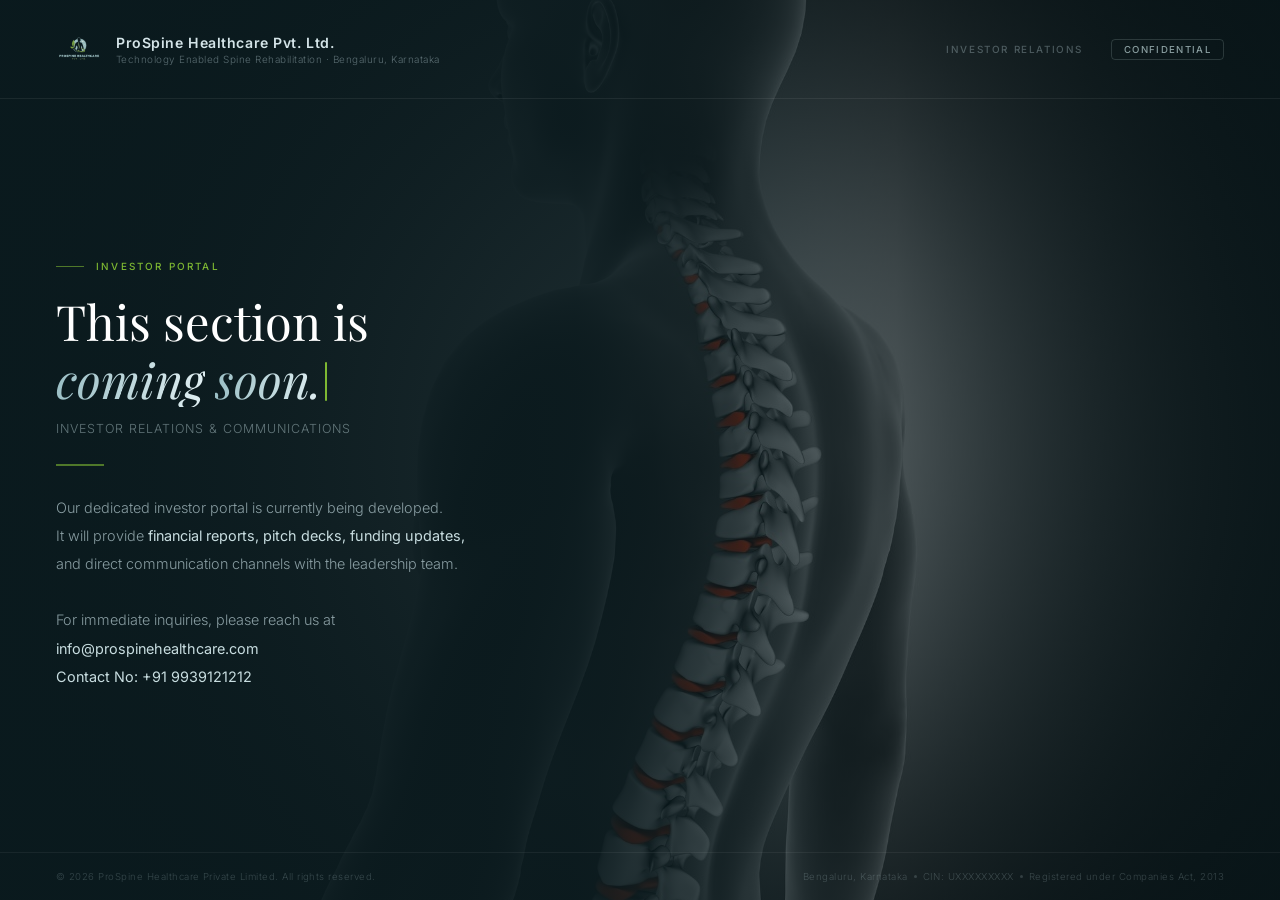
<file: index.html>
<!doctype html>
<html lang="en">
  <head>
    <meta charset="UTF-8" />
    <meta name="viewport" content="width=device-width, initial-scale=1.0" />
    <title>ProSpine Healthcare Pvt. Ltd. — Investor Relations</title>
    <link
      href="https://fonts.googleapis.com/css2?family=Inter:wght@300;400;500;600&family=Playfair+Display:ital,wght@0,400;1,400&display=swap"
      rel="stylesheet"
    />
    <style>
      * {
        margin: 0;
        padding: 0;
        box-sizing: border-box;
      }
      html,
      body {
        width: 100%;
        height: 100%;
        font-family: "Inter", sans-serif;
        background: #0b1f23;
        overflow: hidden;
      }

      .bg {
        position: fixed;
        inset: 0;
        z-index: 0;
        background-image: url("[data-uri]");
        background-size: cover;
        background-position: right center;
      }
      .bg-overlay {
        position: fixed;
        inset: 0;
        z-index: 1;
        background: linear-gradient(
          to right,
          rgba(10, 26, 30, 0.98) 0%,
          rgba(10, 26, 30, 0.93) 45%,
          rgba(10, 26, 30, 0.6) 70%,
          rgba(10, 26, 30, 0.78) 100%
        );
      }

      .page {
        position: relative;
        z-index: 10;
        width: 100%;
        height: 100vh;
        display: grid;
        grid-template-rows: auto 1fr auto;
      }

      /* HEADER */
      header {
        padding: 26px 56px;
        display: flex;
        align-items: center;
        justify-content: space-between;
        border-bottom: 1px solid rgba(255, 255, 255, 0.07);
        animation: fadeIn 0.7s ease both;
      }
      .logo-group {
        display: flex;
        align-items: center;
        gap: 14px;
      }
      .logo-img {
        width: 46px;
        height: 46px;
        object-fit: contain;
        border-radius: 8px;
      }
      .logo-info {
        display: flex;
        flex-direction: column;
      }
      .logo-name {
        font-size: 0.88rem;
        font-weight: 600;
        color: #d4e4e8;
        letter-spacing: 0.04em;
      }
      .logo-tagline {
        font-size: 0.62rem;
        font-weight: 300;
        color: rgba(184, 207, 212, 0.45);
        letter-spacing: 0.05em;
        margin-top: 2px;
      }
      .header-right {
        display: flex;
        align-items: center;
        gap: 28px;
      }
      .header-tag {
        font-size: 0.62rem;
        font-weight: 500;
        letter-spacing: 0.16em;
        text-transform: uppercase;
        color: rgba(184, 207, 212, 0.35);
      }
      .confidential-badge {
        font-size: 0.6rem;
        font-weight: 500;
        letter-spacing: 0.14em;
        text-transform: uppercase;
        color: #8a9ea0;
        border: 1px solid rgba(138, 158, 160, 0.25);
        padding: 4px 12px;
        border-radius: 4px;
      }

      /* CENTER */
      .center {
        display: flex;
        align-items: center;
        padding: 0 56px;
      }
      .content {
        max-width: 620px;
        animation: fadeUp 0.9s 0.25s ease both;
      }

      .eyebrow {
        font-size: 0.62rem;
        font-weight: 500;
        letter-spacing: 0.22em;
        text-transform: uppercase;
        color: #7eb832;
        margin-bottom: 20px;
        display: flex;
        align-items: center;
        gap: 12px;
      }
      .eyebrow::before {
        content: "";
        display: block;
        width: 28px;
        height: 1px;
        background: #7eb832;
        opacity: 0.6;
      }

      h1 {
        font-family: "Playfair Display", serif;
        font-size: clamp(2.2rem, 3.8vw, 3.2rem);
        font-weight: 400;
        color: #ffffff;
        line-height: 1.18;
        margin-bottom: 12px;
      }

      /* Animated coming soon */
      .coming-soon-wrap {
        display: inline;
      }

      .cs-word {
        display: inline-block;
        font-style: italic;
        opacity: 0;
        transform: translateY(16px);
        background: linear-gradient(90deg, #9bbfc5 0%, #e0eff2 50%, #9bbfc5 100%);
        background-size: 200% auto;
        -webkit-background-clip: text;
        -webkit-text-fill-color: transparent;
        background-clip: text;
      }
      .cs-word:nth-child(1) {
        animation:
          wordRise 0.55s 0.8s ease forwards,
          shimmer 3.5s 1.5s ease-in-out infinite;
      }
      .cs-word:nth-child(2) {
        margin-left: 0.2em;
        animation:
          wordRise 0.55s 1.05s ease forwards,
          shimmer 3.5s 1.75s ease-in-out infinite;
      }

      @keyframes wordRise {
        to {
          opacity: 1;
          transform: translateY(0);
        }
      }
      @keyframes shimmer {
        0%,
        100% {
          background-position: 100% center;
        }
        50% {
          background-position: 0% center;
        }
      }

      .cursor {
        display: inline-block;
        width: 2px;
        height: 0.8em;
        background: #7eb832;
        margin-left: 3px;
        vertical-align: baseline;
        position: relative;
        top: 0.05em;
        border-radius: 1px;
        opacity: 0;
        animation:
          cursorShow 0s 1.6s forwards,
          cursorBlink 0.9s 1.6s step-end infinite;
      }
      @keyframes cursorShow {
        to {
          opacity: 1;
        }
      }
      @keyframes cursorBlink {
        0%,
        100% {
          opacity: 1;
        }
        50% {
          opacity: 0;
        }
      }

      .subtitle {
        font-size: 0.78rem;
        font-weight: 300;
        color: rgba(184, 207, 212, 0.5);
        letter-spacing: 0.08em;
        text-transform: uppercase;
        margin-top: 14px;
        margin-bottom: 28px;
      }
      .rule {
        width: 48px;
        height: 2px;
        background: #7eb832;
        opacity: 0.6;
        margin-bottom: 28px;
      }
      .body-text {
        font-size: 0.9rem;
        font-weight: 300;
        color: rgba(184, 207, 212, 0.72);
        line-height: 1.95;
        max-width: 520px;
      }
      .body-text strong {
        color: #c8dde0;
        font-weight: 400;
      }

      /* FOOTER */
      footer {
        padding: 18px 56px;
        display: flex;
        align-items: center;
        justify-content: space-between;
        border-top: 1px solid rgba(255, 255, 255, 0.06);
        animation: fadeIn 0.7s 0.5s ease both;
      }
      .footer-left {
        font-size: 0.6rem;
        font-weight: 300;
        color: rgba(184, 207, 212, 0.25);
        letter-spacing: 0.05em;
      }
      .footer-right {
        display: flex;
        align-items: center;
        gap: 6px;
        font-size: 0.6rem;
        font-weight: 300;
        color: rgba(184, 207, 212, 0.25);
        letter-spacing: 0.05em;
      }
      .footer-dot {
        width: 3px;
        height: 3px;
        border-radius: 50%;
        background: rgba(184, 207, 212, 0.2);
      }

      @keyframes fadeIn {
        from {
          opacity: 0;
        }
        to {
          opacity: 1;
        }
      }
      @keyframes fadeUp {
        from {
          opacity: 0;
          transform: translateY(20px);
        }
        to {
          opacity: 1;
          transform: translateY(0);
        }
      }
    </style>
  </head>
  <body>
    <div class="bg"></div>
    <div class="bg-overlay"></div>

    <div class="page">
      <header>
        <div class="logo-group">
          <img
            class="logo-img"
            src="[data-uri]"
            alt="ProSpine Healthcare"
          />
          <div class="logo-info">
            <span class="logo-name">ProSpine Healthcare Pvt. Ltd.</span>
            <span class="logo-tagline">Technology Enabled Spine Rehabilitation &middot; Bengaluru, Karnataka</span>
          </div>
        </div>
        <div class="header-right">
          <span class="header-tag">Investor Relations</span>
          <span class="confidential-badge">Confidential</span>
        </div>
      </header>

      <div class="center">
        <div class="content">
          <div class="eyebrow">Investor Portal</div>

          <h1>
            This section is<br />
            <span class="coming-soon-wrap">
              <span class="cs-word">coming</span><span class="cs-word">soon.</span><span class="cursor"></span>
            </span>
          </h1>

          <p class="subtitle">Investor Relations &amp; Communications</p>
          <div class="rule"></div>

          <p class="body-text">
            Our dedicated investor portal is currently being developed.<br />
            It will provide <strong>financial reports, pitch decks, funding updates,</strong><br />
            and direct communication channels with the leadership team.<br /><br />
            For immediate inquiries, please reach us at<br />
            <strong>info@prospinehealthcare.com</strong><br />
            <strong>Contact No: +91 9939121212</strong>
          </p>
        </div>
      </div>

      <footer>
        <span class="footer-left">&copy; 2026 ProSpine Healthcare Private Limited. All rights reserved.</span>
        <div class="footer-right">
          <span>Bengaluru, Karnataka</span>
          <span class="footer-dot"></span>
          <span>CIN: UXXXXXXXXX</span>
          <span class="footer-dot"></span>
          <span>Registered under Companies Act, 2013</span>
        </div>
      </footer>
    </div>
  </body>
</html>
</file>
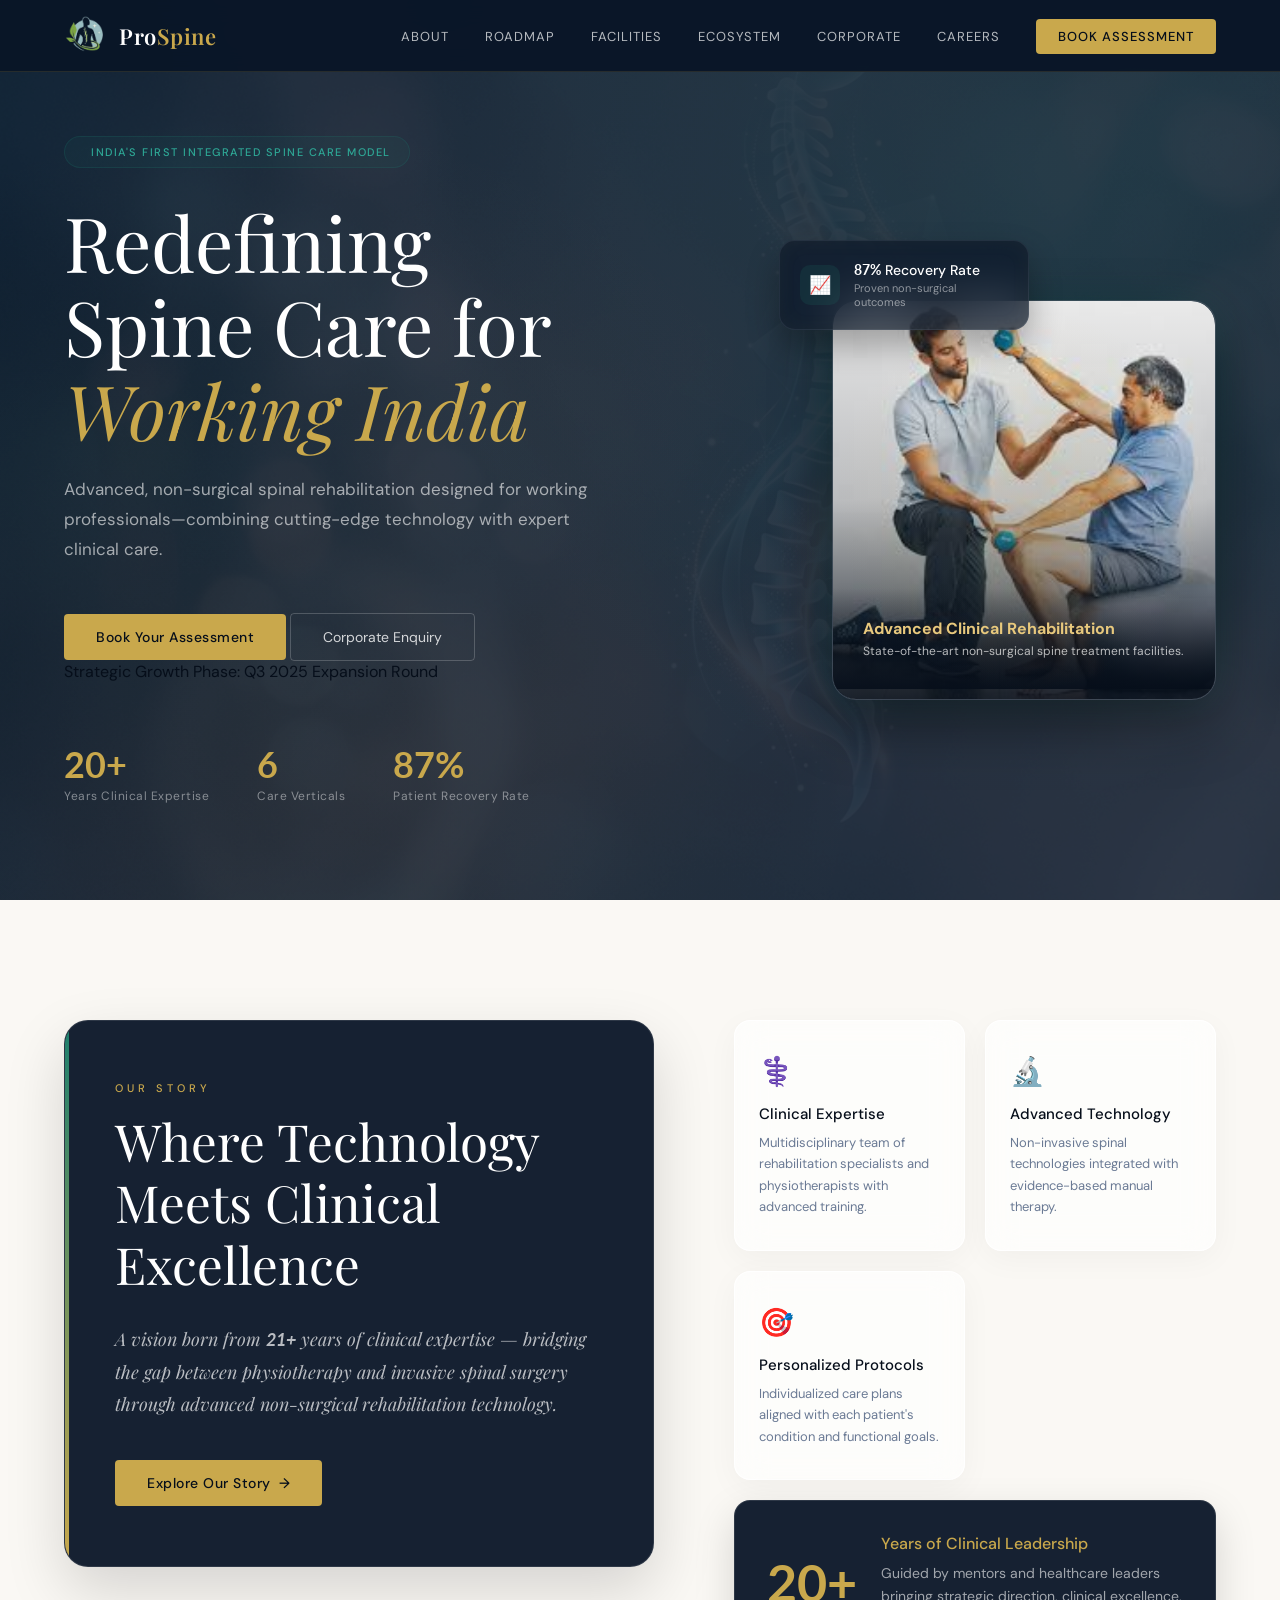
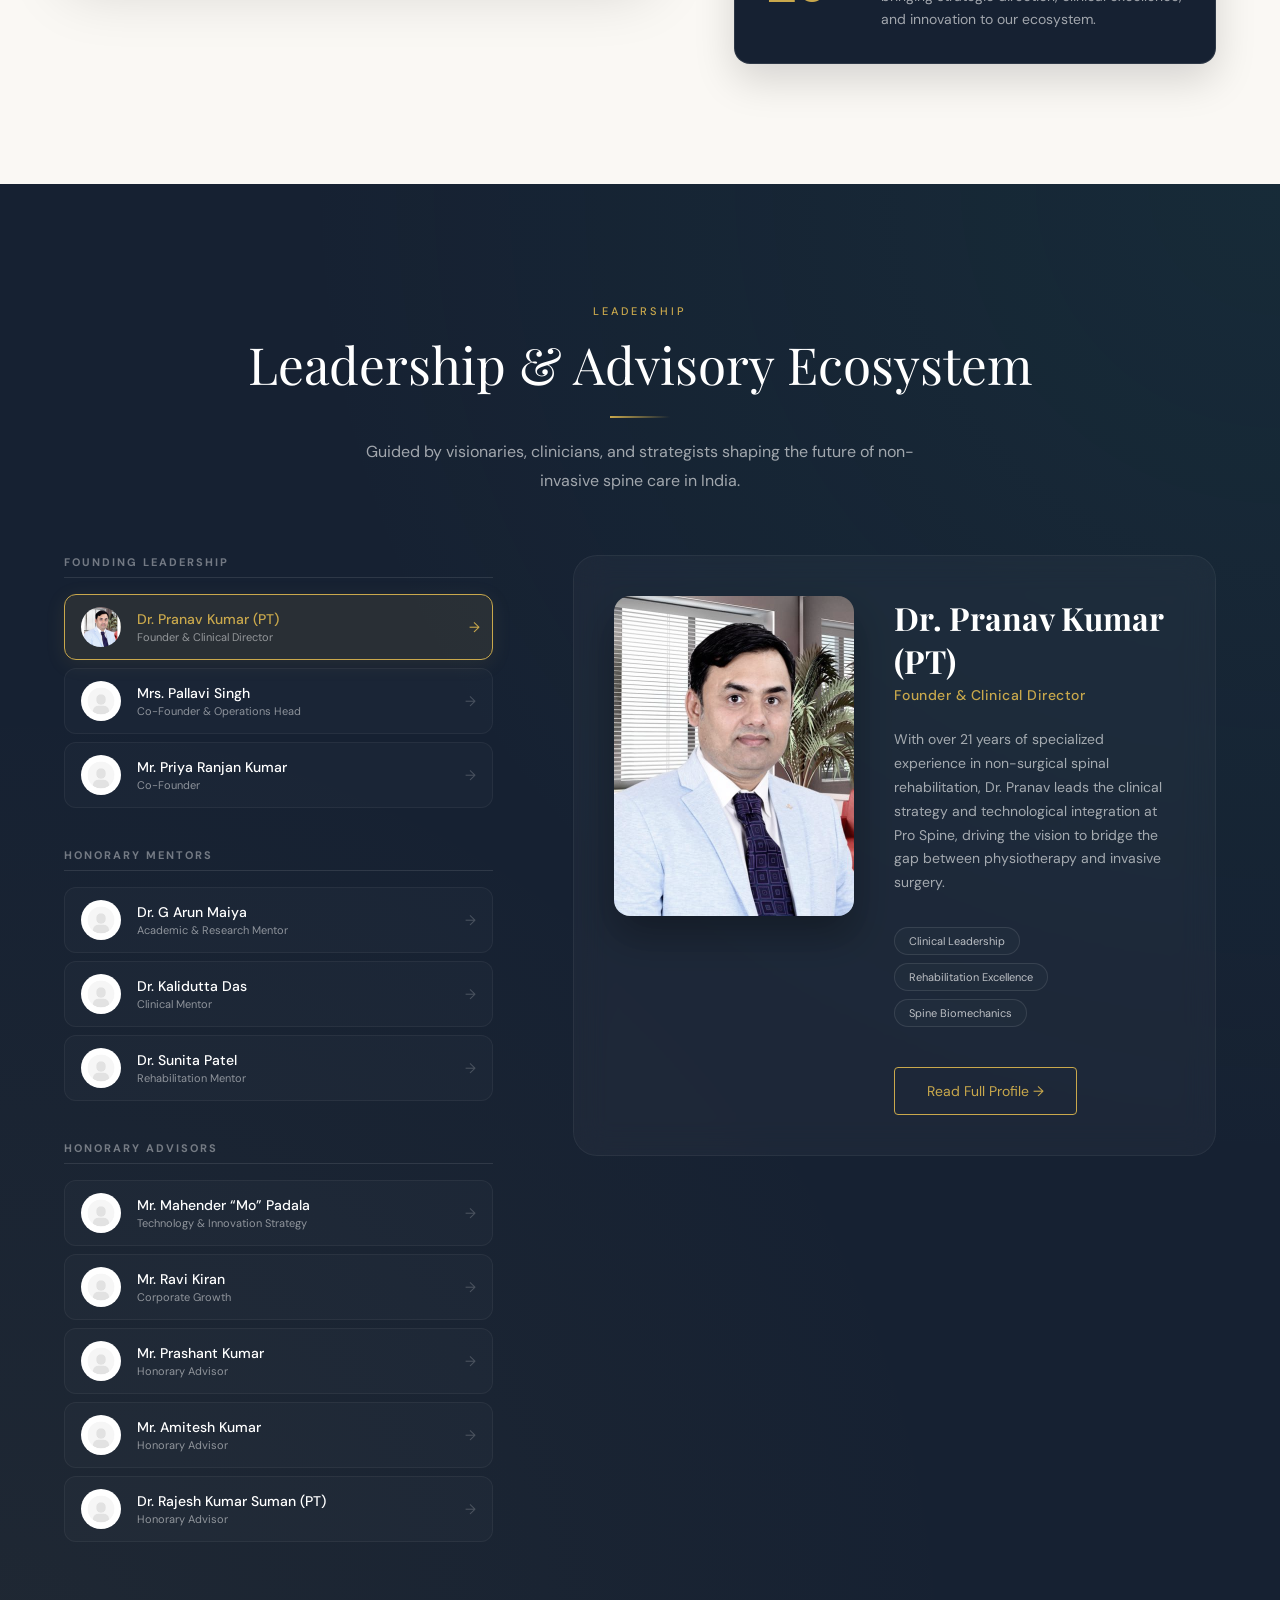
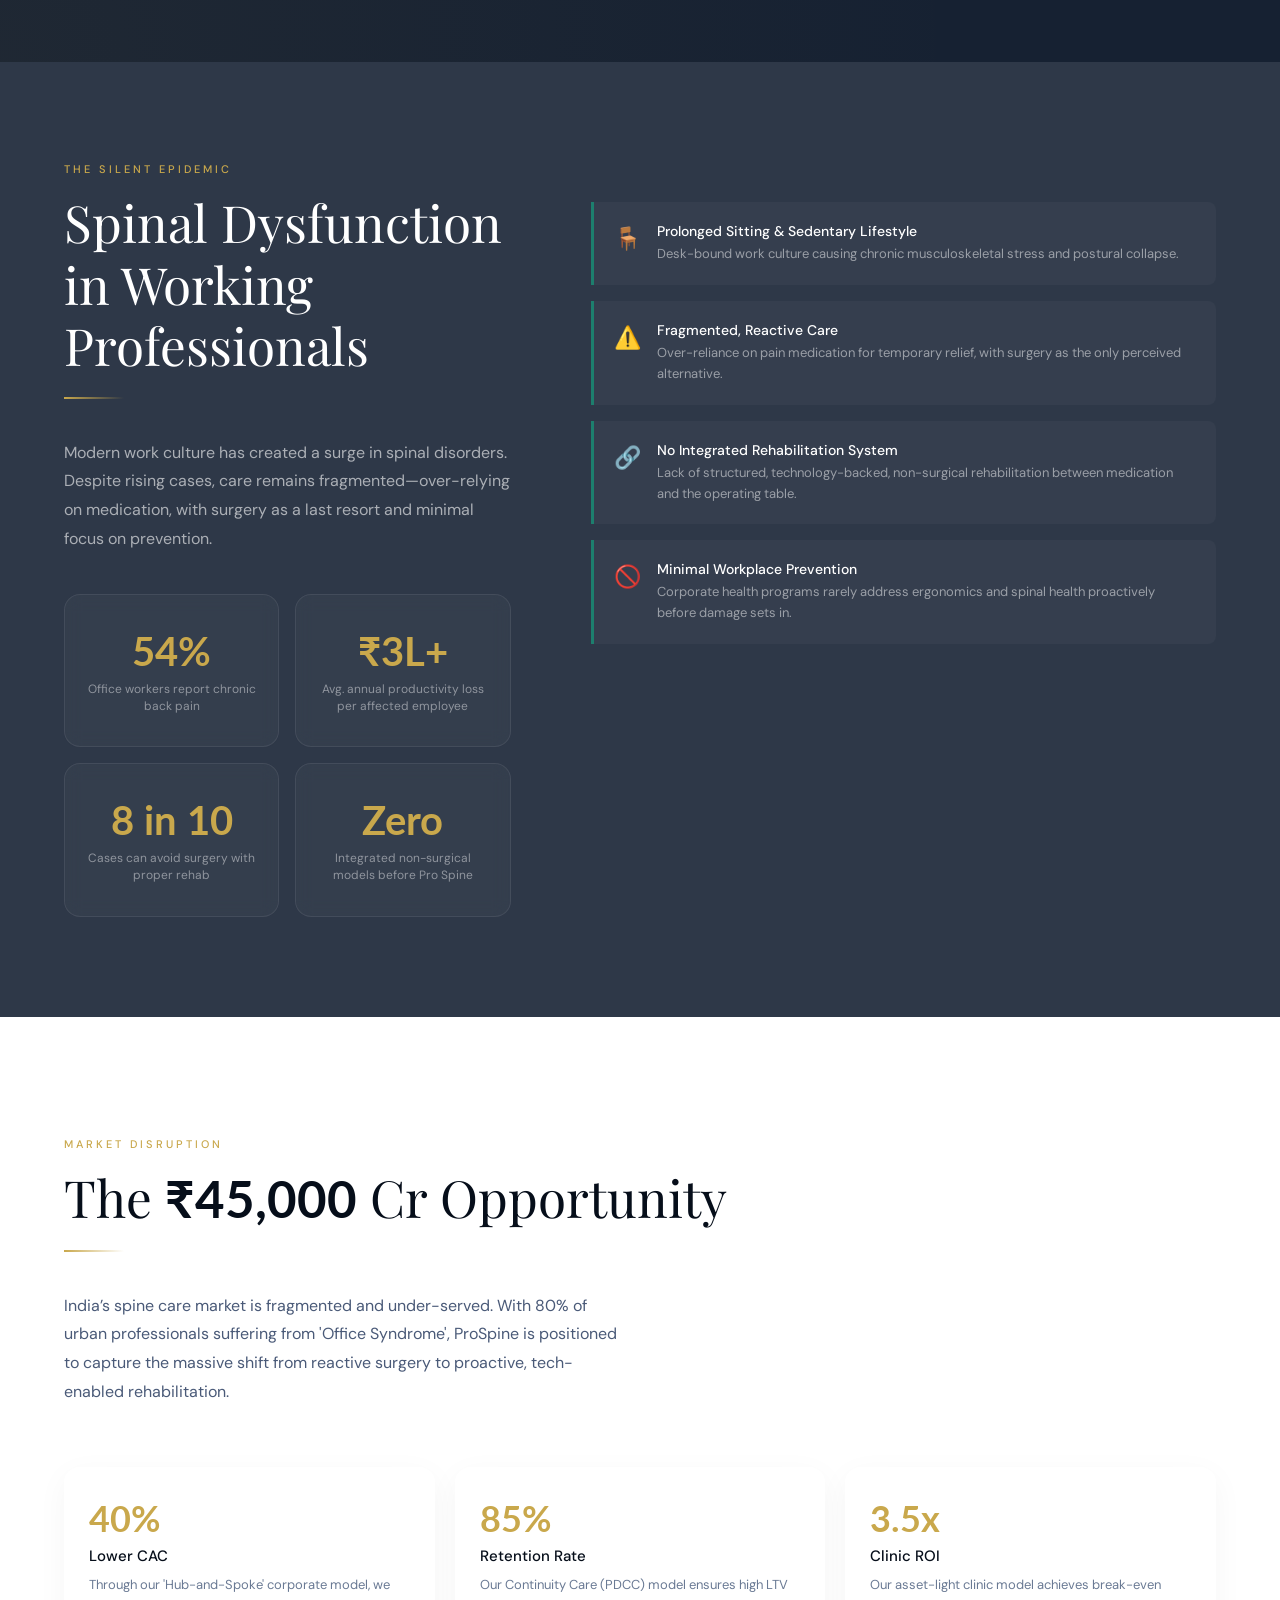
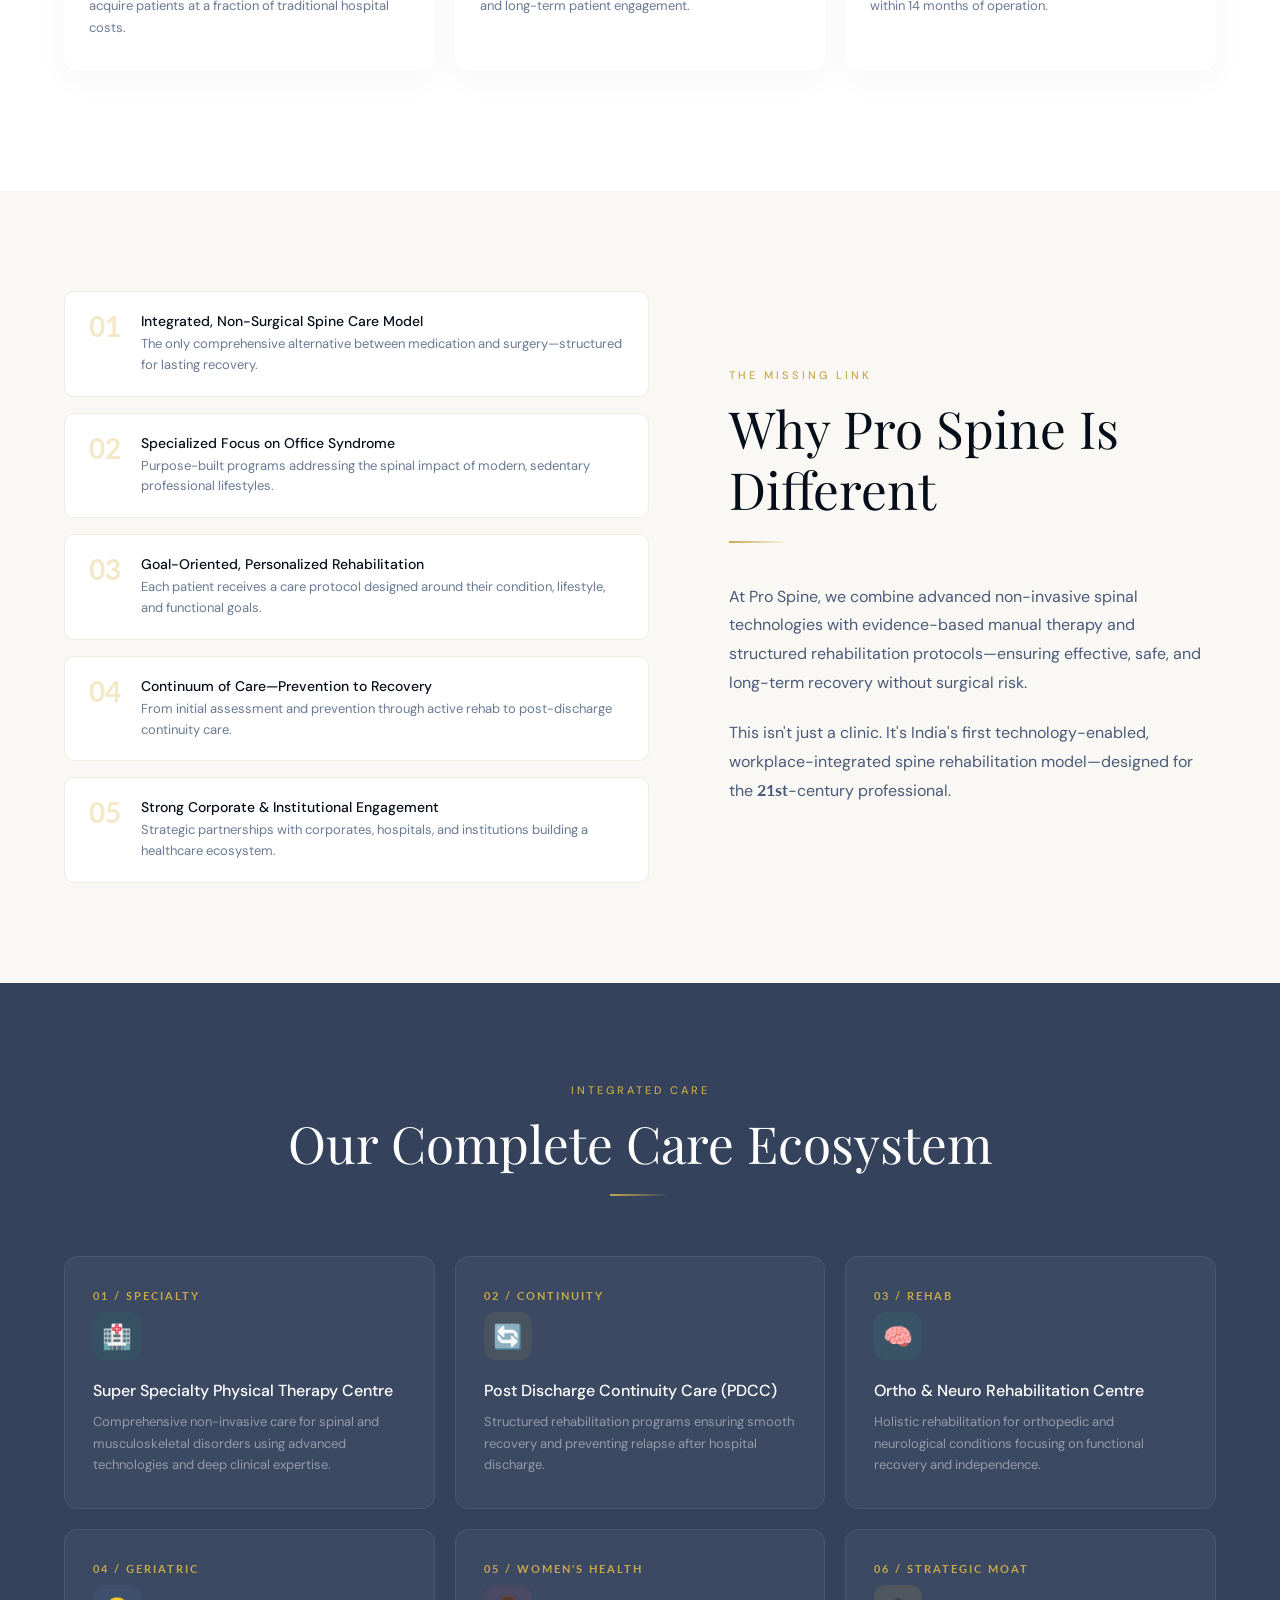
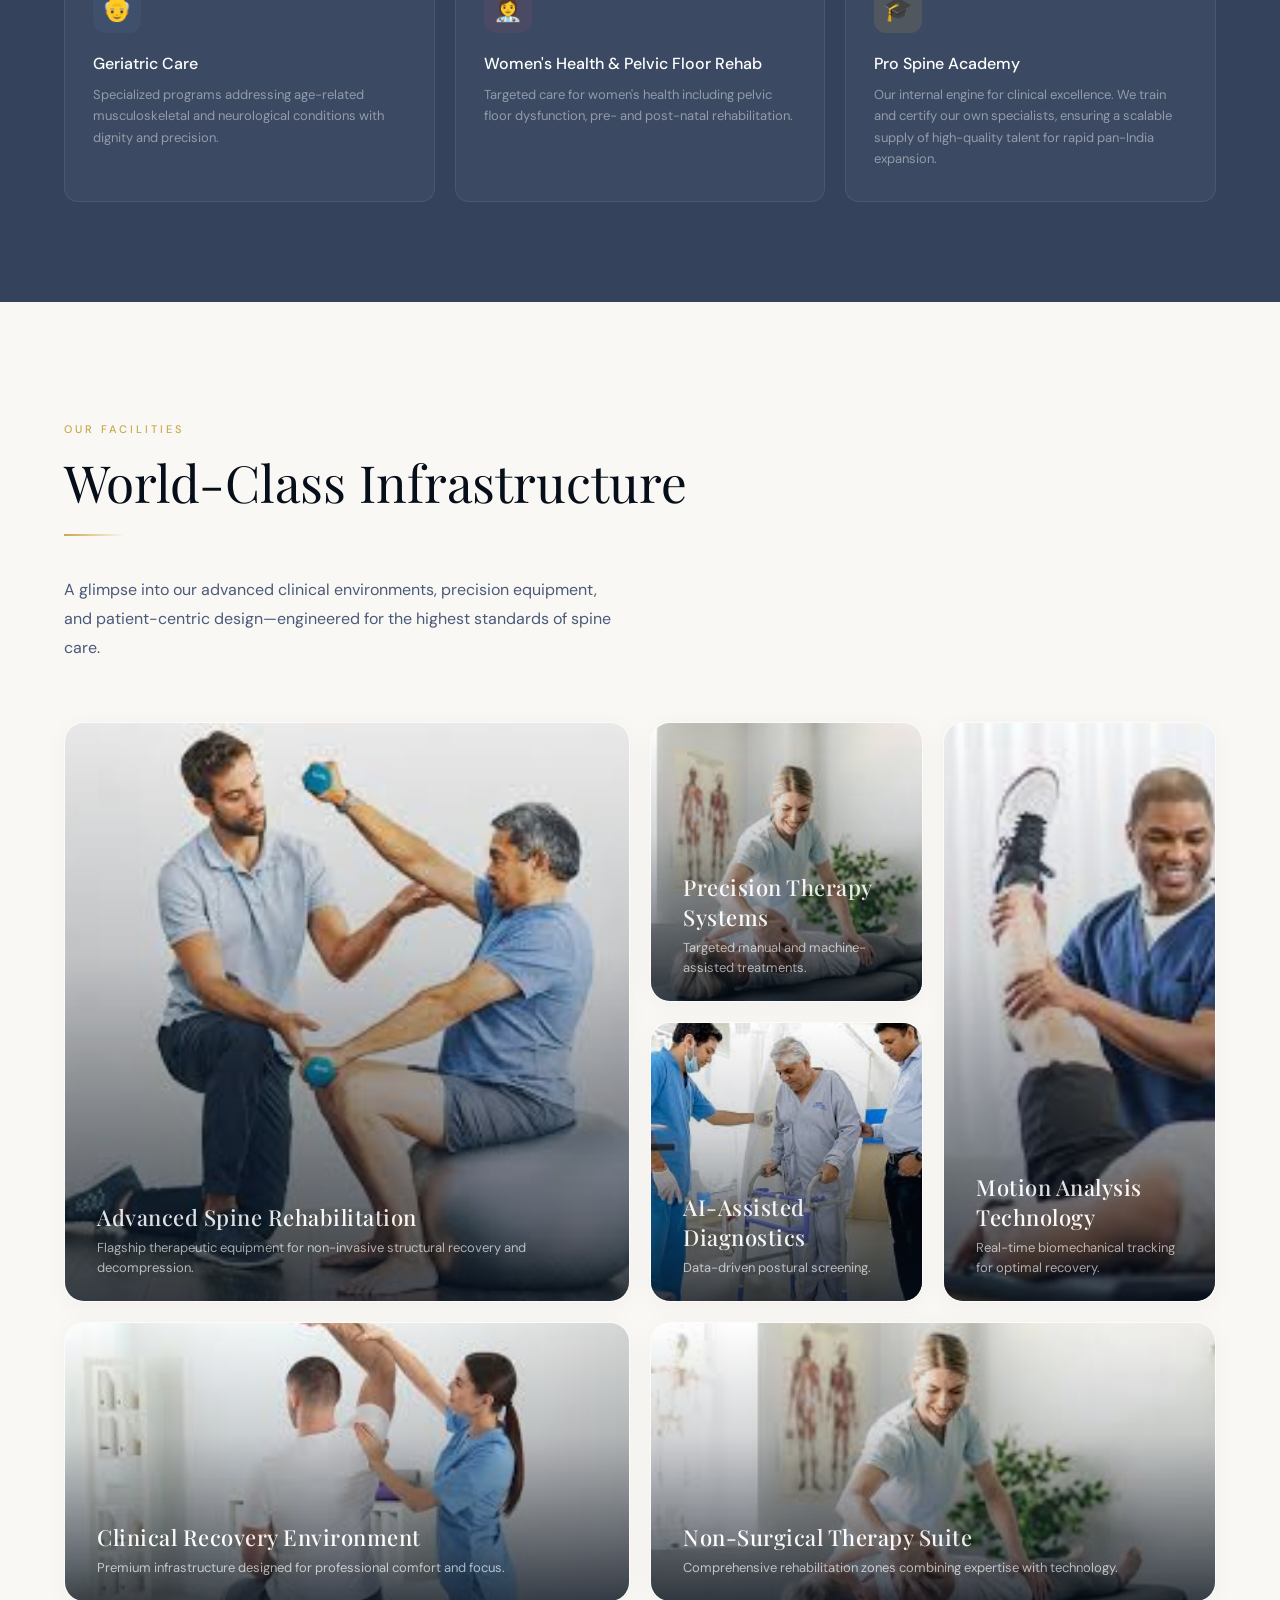
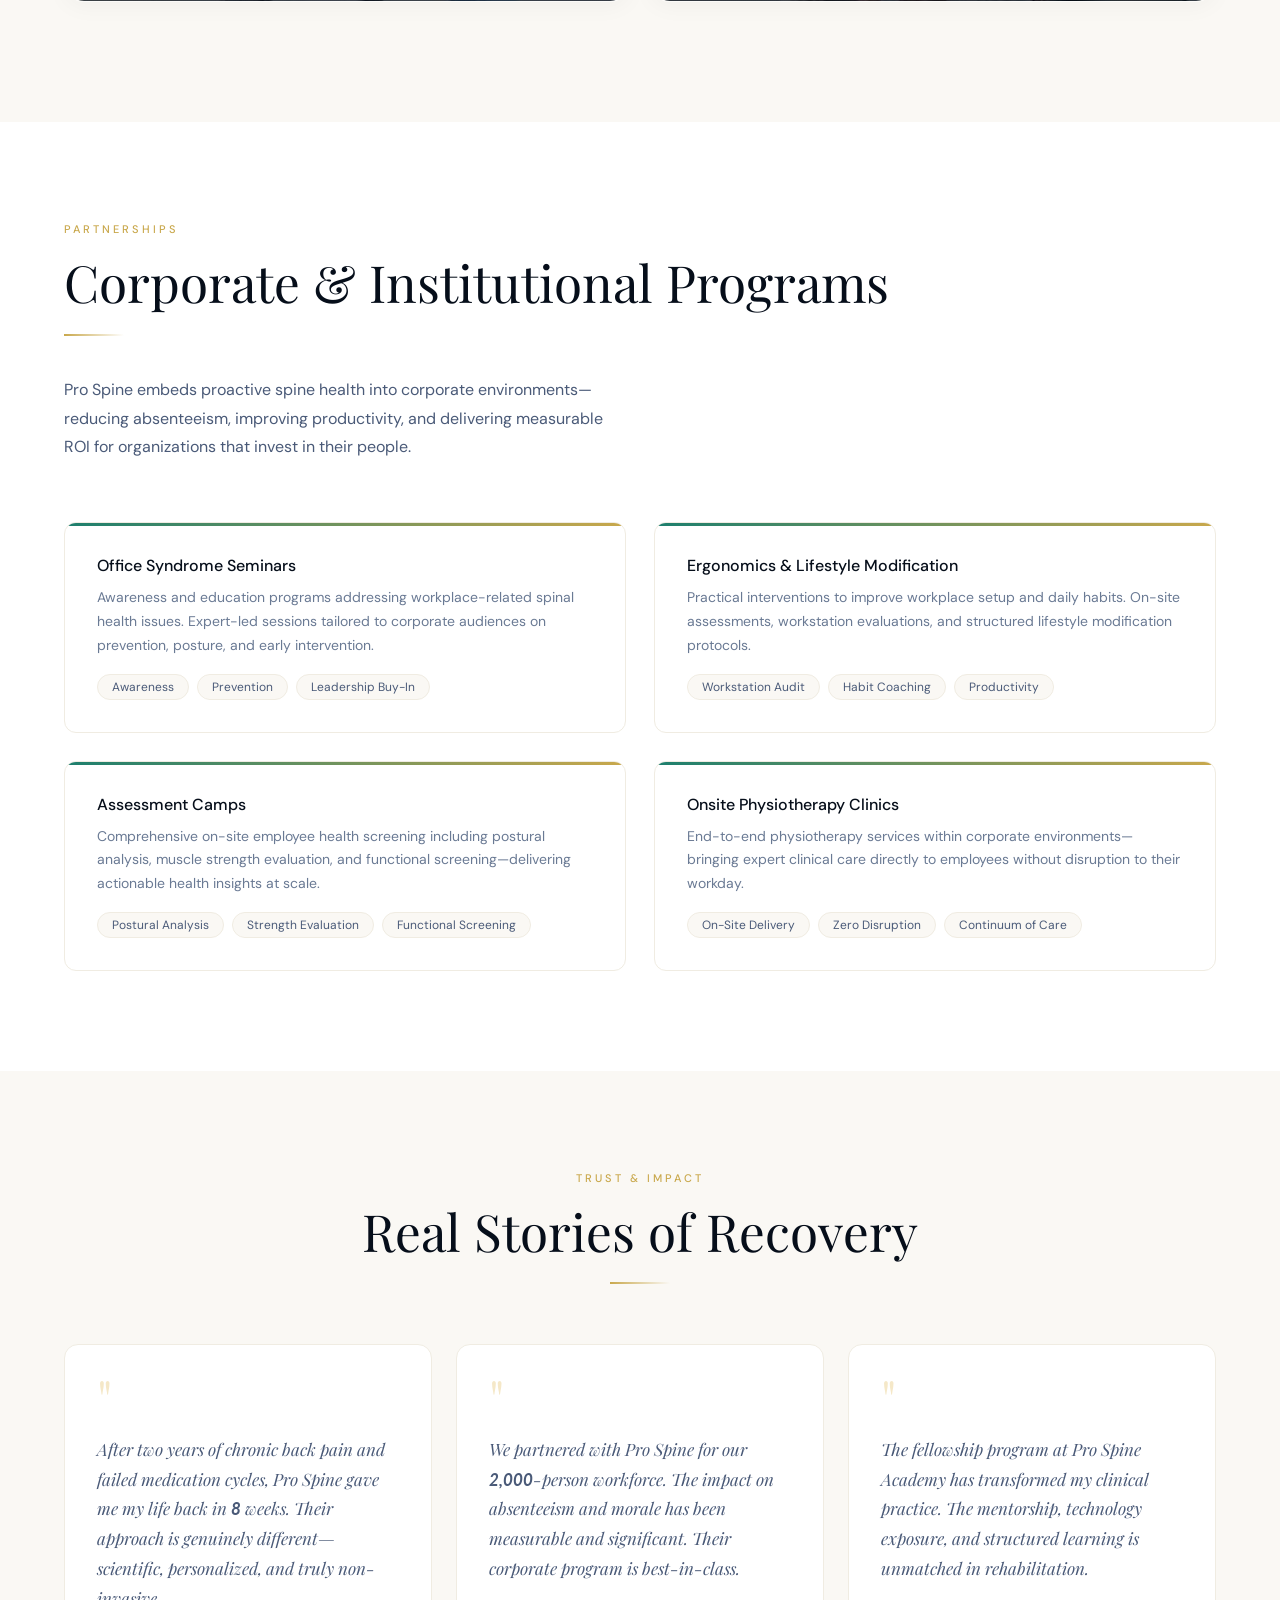
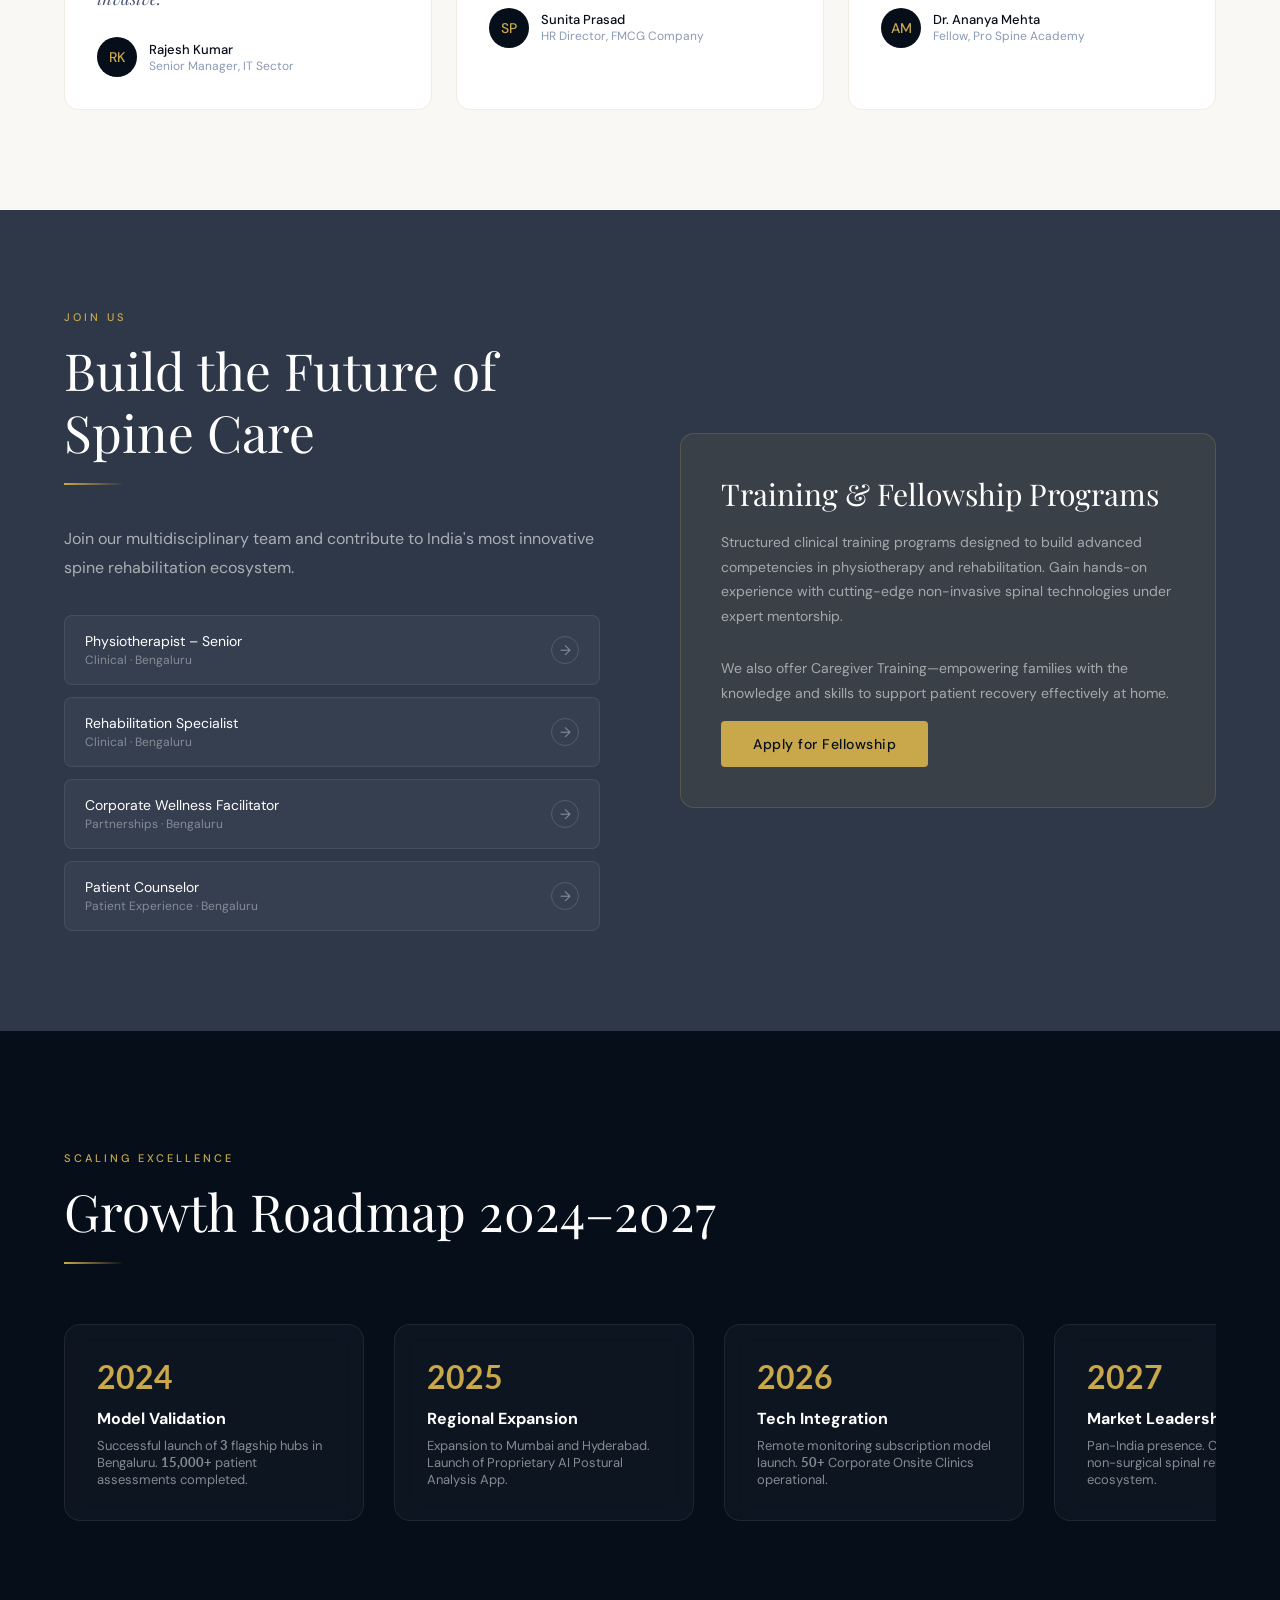
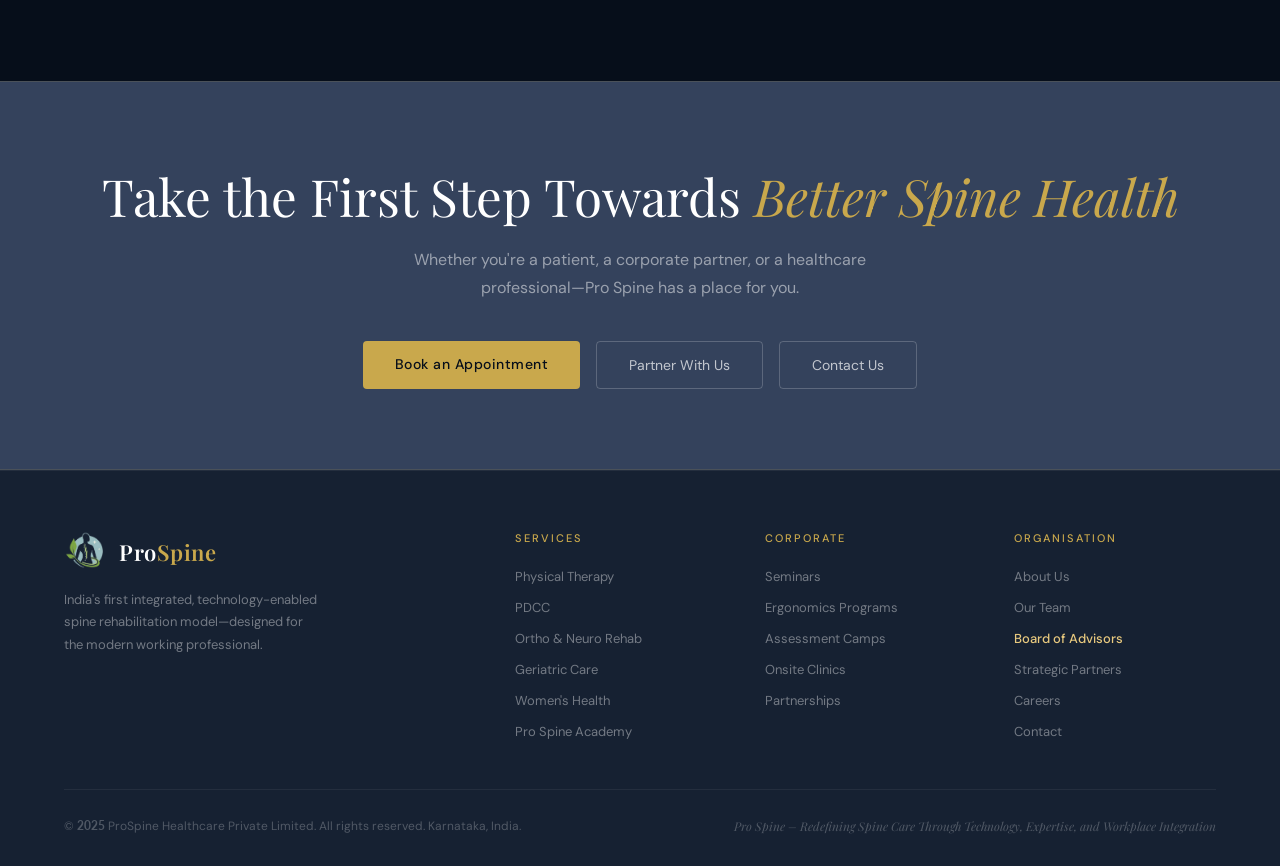
<file: prospine_website.html>
<!DOCTYPE html>
<html lang="en">
<head>
<meta charset="UTF-8">
<meta name="viewport" content="width=device-width, initial-scale=1.0">
<title>Pro Spine – Redefining Spine Care</title>
<link href="https://fonts.googleapis.com/css2?family=Playfair+Display:ital,wght@0,400;0,500;0,600;0,700;1,400;1,500;1,600;1,700&family=DM+Sans:wght@300;400;500&family=Lato:wght@300;400;700;900&display=swap" rel="stylesheet">
<style>
  :root {
    --navy: #060e1a;
    --navy-mid: #0a1628;
    --navy-light: #112240;
    --gold: #c9a84c;
    --gold-light: #e8c97e;
    --gold-pale: #f5e8c8;
    --cream: #faf8f4;
    --cream-mid: #f0ece2;
    --teal: #1d7f6e;
    --teal-light: #2ea896;
    --white: #ffffff;
    --text-muted: #8a9ab5;
    --border: rgba(201,168,76,0.15);
    --glass: rgba(255, 255, 255, 0.03);
    --glass-border: rgba(255, 255, 255, 0.08);
    --shadow-premium: 0 20px 40px rgba(0,0,0,0.3);
  }

  * { margin: 0; padding: 0; box-sizing: border-box; }

  html { scroll-behavior: smooth; }

  body {
    font-family: 'DM Sans', sans-serif;
    background-image: url('bg.png');
    background-size: cover;
    background-attachment: fixed;
    background-repeat: no-repeat;

    color: var(--navy);
    overflow-x: hidden;
  }

  /* ── NAV ── */
  nav {
    position: fixed; top: 0; left: 0; right: 0; z-index: 999;
    background: rgba(10,22,40,0.97);
    backdrop-filter: blur(12px);
    border-bottom: 1px solid rgba(201,168,76,0.15);
    padding: 0 5%;
    display: flex; align-items: center; justify-content: space-between;
    height: 72px;
  }

  .nav-logo {
    display: flex; align-items: center; gap: 12px;
  }

  .nav-logo img {
    height: 42px;
    width: auto;
    object-fit: contain;
  }

  .nav-logo-text {
    font-family: 'Playfair Display', serif;
    font-size: 22px; font-weight: 600;
    color: var(--white);
    letter-spacing: 0.5px;
  }

  .nav-logo-text span { color: var(--gold); }

  nav ul {
    display: flex; gap: 36px; list-style: none;
  }

  nav ul a {
    color: rgba(255,255,255,0.7);
    text-decoration: none;
    font-size: 13px; font-weight: 400;
    letter-spacing: 1px; text-transform: uppercase;
    transition: color 0.2s;
  }

  nav ul a:hover { color: var(--gold); }

  .nav-cta {
    background: var(--gold);
    color: var(--navy) !important;
    padding: 9px 22px;
    border-radius: 4px;
    font-weight: 500 !important;
  }

  .nav-cta:hover { background: var(--gold-light) !important; color: var(--navy) !important; }

  /* ── HERO ── */
  .hero {
    min-height: 100vh;
    background: rgba(10, 22, 40, 0.85);
    display: flex; align-items: center;
    position: relative; overflow: hidden;
    padding: 120px 5% 80px;
    gap: 60px;
  }

  .hero-bg {
    position: absolute; inset: 0;
    background: 
      radial-gradient(circle at 80% 20%, rgba(29,127,110,0.1) 0%, transparent 50%),
      radial-gradient(circle at 20% 80%, rgba(201,168,76,0.05) 0%, transparent 50%);
  }

  .hero-left {
    flex: 1.2; position: relative; z-index: 5;
  }

  .hero-right {
    flex: 0.8; position: relative; height: 500px;
    display: flex; flex-direction: column; align-items: flex-end;
    justify-content: center;
  }

  /* Diagonal Composition */
  .visual-composition {
    position: relative; width: 100%; height: 460px;
  }

  .main-visual-card {
    position: absolute;
    bottom: 0; right: 0;
    width: 88%; height: 400px;
    background: var(--glass);
    backdrop-filter: blur(30px);
    border: 1px solid var(--glass-border);
    border-radius: 24px;
    overflow: hidden;
    box-shadow: 0 24px 60px rgba(0,0,0,0.4), 0 0 40px rgba(29,127,110,0.15);
    z-index: 5;
    animation: slow-float 8s ease-in-out infinite;
  }

  @keyframes slow-float {
    0%, 100% { transform: translateY(0); }
    50% { transform: translateY(-12px); }
  }

  .card-overlay {
    position: absolute; inset: 0;
    background: linear-gradient(to top, rgba(6,14,26,0.9) 0%, rgba(6,14,26,0.2) 50%, transparent 100%);
    pointer-events: none;
  }

  .card-glow {
    position: absolute; inset: 0;
    background: radial-gradient(circle at center, rgba(201,168,76,0.1), transparent 70%);
    pointer-events: none;
  }

  .info-carousel-container {
    position: absolute;
    top: 0; left: 0; /* Creates the diagonal overlap */
    width: 250px; height: 90px;
    background: rgba(10, 22, 40, 0.7);
    backdrop-filter: blur(24px);
    border: 1px solid var(--glass-border);
    border-radius: 16px;
    overflow: hidden;
    box-shadow: 0 16px 32px rgba(0,0,0,0.3), inset 0 0 20px rgba(201,168,76,0.05);
    z-index: 10;
  }

  .info-carousel-track {
    display: flex; height: 100%;
    transition: transform 0.6s cubic-bezier(0.65, 0, 0.35, 1);
  }
  .info-slide {
    min-width: 100%; height: 100%;
    display: flex; align-items: center; padding: 0 20px;
  }
  .info-content {
    display: flex; align-items: center; gap: 14px;
  }
  .info-icon {
    width: 40px; height: 40px; border-radius: 10px;
    background: rgba(29, 127, 110, 0.15);
    display: flex; align-items: center; justify-content: center;
    font-size: 18px; color: var(--teal-light); flex-shrink: 0;
  }
  .info-content h5 { font-size: 14px; color: white; margin-bottom: 2px; font-weight: 500; }
  .info-content p { font-size: 11px; color: rgba(255,255,255,0.5); line-height: 1.3; }

  .hero-badge {
    display: inline-flex; align-items: center; gap: 8px;
    background: rgba(29, 127, 110, 0.08);
    border: 1px solid rgba(29, 127, 110, 0.2);
    border-radius: 40px;
    padding: 8px 18px;
    font-size: 11px; font-weight: 500;
    color: var(--teal-light);
    letter-spacing: 1.5px; text-transform: uppercase;
    margin-bottom: 32px;
  }

  /* ── SECTIONS SHARED ── */
  section { padding: 100px 5%; }

  .section-label {
    font-size: 11px; font-weight: 500;
    letter-spacing: 3px; text-transform: uppercase;
    color: var(--gold); margin-bottom: 16px;
  }

  .section-title {
    font-family: 'Playfair Display', serif;
    font-size: clamp(34px, 4vw, 54px);
    font-weight: 300; line-height: 1.2;
    color: var(--navy);
    margin-bottom: 20px;
  }

  .section-title.light { color: var(--white); }

  .section-desc {
    font-size: 16px; line-height: 1.8;
    color: #4a5a78; max-width: 560px;
  }

  .section-desc.light { color: rgba(255,255,255,0.6); }

  .divider {
    width: 60px; height: 2px;
    background: linear-gradient(90deg, var(--gold), transparent);
    margin: 20px 0 40px;
  }

  /* ── ROADMAP ── */
  .roadmap { background: var(--navy); padding: 120px 5%; position: relative; overflow: hidden; }
  .roadmap-container { position: relative; margin-top: 60px; display: flex; gap: 30px; overflow-x: auto; padding-bottom: 40px; scrollbar-width: none; }
  .roadmap-container::-webkit-scrollbar { display: none; }
  .roadmap-item { min-width: 300px; flex: 1; position: relative; padding: 32px; background: var(--glass); border: 1px solid var(--glass-border); border-radius: 16px; backdrop-filter: blur(10px); }
  .roadmap-year { font-family: 'Lato', sans-serif; font-size: 32px; color: var(--gold); margin-bottom: 12px; font-weight: 700; }
  .roadmap-dot { width: 12px; height: 12px; background: var(--gold); border-radius: 50%; position: absolute; top: -46px; left: 32px; box-shadow: 0 0 15px var(--gold); }
  .roadmap-line { position: absolute; top: -41px; left: 0; right: 0; height: 2px; background: rgba(201,168,76,0.1); z-index: -1; }

  .hero h1 {
    font-family: 'Playfair Display', serif;
    font-size: clamp(42px, 6vw, 76px);
    font-weight: 300;
    color: var(--white);
    line-height: 1.1;
    margin-bottom: 24px;
  }

  .hero h1 em { font-style: italic; color: var(--gold); }

  .hero-sub {
    font-size: 17px; line-height: 1.75;
    color: rgba(255,255,255,0.6);
    max-width: 540px;
    margin-bottom: 48px;
  }

  .btn-primary {
    background: var(--gold);
    color: var(--navy);
    padding: 14px 32px;
    border: none; border-radius: 4px;
    font-family: 'DM Sans', sans-serif;
    font-size: 14px; font-weight: 500;
    letter-spacing: 0.5px;
    cursor: pointer;
    text-decoration: none;
    display: inline-block;
    transition: background 0.2s, transform 0.15s;
  }
  .btn-primary:hover { background: var(--gold-light); transform: translateY(-1px); }

  .btn-outline {
    background: transparent;
    color: rgba(255,255,255,0.8);
    padding: 14px 32px;
    border: 1px solid rgba(255,255,255,0.2);
    border-radius: 4px;
    font-family: 'DM Sans', sans-serif;
    font-size: 14px; font-weight: 400;
    cursor: pointer;
    text-decoration: none;
    display: inline-block;
    transition: border-color 0.2s, color 0.2s;
  }
  .btn-outline:hover { border-color: var(--gold); color: var(--gold); }

  .hero-stats { display: flex; gap: 48px; margin-top: 60px; }
  .hero-stat-num {
    font-family: 'Lato', sans-serif;
    font-size: 36px; font-weight: 700;
    color: var(--gold);
  }
  .hero-stat-label {
    font-size: 12px; color: rgba(255,255,255,0.45);
    letter-spacing: 0.5px; margin-top: 2px;
  }

  /* ── HERO CAROUSEL ── */
  .hero-carousel {
    position: relative; width: 100%; height: 100%;
    border-radius: 20px; overflow: hidden;
    box-shadow: var(--shadow-premium);
    border: 1px solid var(--glass-border);
  }
  .carousel-track { display: flex; transition: transform 0.8s cubic-bezier(0.65, 0, 0.35, 1); height: 100%; }
  .carousel-slide { min-width: 100%; height: 100%; position: relative; }
  .carousel-slide img { width: 100%; height: 100%; object-fit: cover; }
  .carousel-caption {
    position: absolute; bottom: 0; left: 0; right: 0;
    padding: 30px; background: linear-gradient(transparent, rgba(6,14,26,0.9));
    color: white;
  }
  .carousel-caption h4 { font-size: 16px; margin-bottom: 4px; color: var(--gold-light); }
  .carousel-caption p { font-size: 12px; color: rgba(255,255,255,0.7); }

  /* ── BENTO GALLERY ── */
  .gallery { background: var(--cream); padding: 120px 5%; }
  .gallery-grid {
    display: grid;
    grid-template-columns: repeat(4, 1fr);
    grid-auto-rows: 280px;
    grid-auto-flow: dense;
    gap: 20px; margin-top: 60px;
  }
  .gallery-item {
    position: relative; border-radius: 20px; overflow: hidden;
    cursor: pointer;
    background: var(--glass);
    border: 1px solid rgba(255,255,255,0.4);
    box-shadow: 0 4px 24px rgba(0,0,0,0.04);
    transition: transform 0.4s cubic-bezier(0.2, 0, 0.2, 1), box-shadow 0.4s;
  }
  .gallery-item img {
    width: 100%; height: 100%; object-fit: cover;
    transition: transform 0.8s cubic-bezier(0.2, 0, 0.2, 1);
  }
  .gallery-overlay {
    position: absolute; inset: 0;
    background: linear-gradient(to top, rgba(6,14,26,0.9) 0%, rgba(6,14,26,0.2) 60%, transparent 100%);
    opacity: 0.85; transition: opacity 0.4s;
    display: flex; align-items: flex-end; padding: 32px;
  }
  .gallery-item:hover { transform: translateY(-4px); box-shadow: 0 12px 32px rgba(0,0,0,0.08); }
  .gallery-item:hover img { transform: scale(1.05); }
  .gallery-item:hover .gallery-overlay { opacity: 0.95; }
  .gallery-info { color: white; transform: translateY(8px); transition: transform 0.4s; }
  .gallery-item:hover .gallery-info { transform: translateY(0); }
  .gallery-info h4 { font-family: 'Playfair Display', serif; font-size: 22px; font-weight: 500; margin-bottom: 6px; letter-spacing: 0.5px; }
  .gallery-info p { font-size: 13px; color: rgba(255,255,255,0.7); line-height: 1.5; }

  .bento-hero { grid-column: span 2; grid-row: span 2; }
  .bento-wide { grid-column: span 2; grid-row: span 1; }
  .bento-tall { grid-column: span 1; grid-row: span 2; }
  .bento-square { grid-column: span 1; grid-row: span 1; }

  @media (max-width: 900px) {
    .gallery-grid { grid-template-columns: repeat(2, 1fr); }
  }
  @media (max-width: 600px) {
    .gallery-grid { grid-template-columns: 1fr; grid-auto-rows: 240px; }
    .bento-hero, .bento-wide, .bento-tall, .bento-square { grid-column: span 1; grid-row: span 1; }
  }

  /* ── STORY PREVIEW & PANEL ── */
  .about { background: var(--cream); padding: 120px 5%; }
  
  .about-inner {
    display: grid; grid-template-columns: 1.1fr 0.9fr;
    gap: 80px; align-items: start;
  }

  .story-preview-card {
    background: rgba(10, 22, 40, 0.95);
    border: 1px solid rgba(255,255,255,0.1);
    border-radius: 24px;
    padding: 60px 50px;
    text-align: left;
    box-shadow: 0 24px 60px rgba(0,0,0,0.15);
    position: relative;
    overflow: hidden;
  }
  .story-preview-card::before {
    content: ''; position: absolute; top: 0; left: 0; bottom: 0;
    width: 4px; background: linear-gradient(180deg, var(--teal), var(--gold));
  }
  .story-preview-text {
    font-size: 18px; line-height: 1.8; color: rgba(255,255,255,0.7);
    margin: 28px 0 40px; max-width: 500px;
    font-family: 'Playfair Display', serif; font-style: italic;
  }

  
  .story-panel-overlay {
    position: fixed; inset: 0; background: rgba(6,14,26,0.6);
    backdrop-filter: blur(8px); z-index: 999;
    opacity: 0; pointer-events: none; transition: opacity 0.4s;
  }
  .story-panel-overlay.active { opacity: 1; pointer-events: auto; }

  .story-panel {
    position: fixed; top: 0; right: -100%; width: 100%; max-width: 600px; height: 100vh;
    background: var(--white); z-index: 1000;
    box-shadow: -20px 0 60px rgba(0,0,0,0.2);
    display: flex; flex-direction: column;
    transition: right 0.5s cubic-bezier(0.65, 0, 0.35, 1);
    overflow-y: auto;
  }
  .story-panel.active { right: 0; }

  .story-panel-header {
    padding: 40px 60px 20px; display: flex; justify-content: space-between; align-items: center;
    position: sticky; top: 0; background: rgba(255,255,255,0.95);
    backdrop-filter: blur(10px); z-index: 10; border-bottom: 1px solid var(--cream-mid);
  }
  .close-panel {
    background: none; border: none; font-size: 24px; color: var(--navy);
    cursor: pointer; transition: transform 0.3s;
  }
  .close-panel:hover { transform: rotate(90deg); }

  .story-panel-content { padding: 40px 60px 80px; }
  
  .story-timeline { display: flex; flex-direction: column; gap: 40px; position: relative; margin-left: 20px; }
  .story-timeline::before {
    content: ''; position: absolute; left: -1px; top: 10px; bottom: 0;
    width: 2px; background: var(--cream-mid);
  }
  .story-timeline-item { position: relative; padding-left: 32px; }
  .story-dot {
    position: absolute; left: -25px; top: 6px; width: 12px; height: 12px;
    border-radius: 50%; background: var(--white); border: 2px solid var(--gold);
    box-shadow: 0 0 10px rgba(201,168,76,0.3);
  }
  .story-timeline-item h4 { font-family: 'Playfair Display', serif; font-size: 22px; color: var(--navy); margin-bottom: 10px; }
  .story-timeline-item p { font-size: 14px; color: #6a7a94; line-height: 1.7; }

  .founder-quote {
    margin-top: 60px; padding: 40px; background: rgba(29, 127, 110, 0.04);
    border-radius: 16px; border: 1px solid rgba(29, 127, 110, 0.1);
  }
  .founder-quote p {
    font-family: 'Playfair Display', serif; font-size: 18px; font-style: italic;
    color: var(--navy); line-height: 1.6; margin-top: -10px;
  }

  @media (max-width: 900px) {
    .about-inner { grid-template-columns: 1fr; gap: 60px; }
    .story-preview-card { padding: 40px 30px; text-align: center; }
    .story-preview-text { margin: 24px auto 32px; }
    .story-preview-card::before { top: 0; left: 0; right: 0; bottom: auto; width: auto; height: 4px; background: linear-gradient(90deg, var(--teal), var(--gold)); }
  }

  .about-right, .market-grid {
    display: grid; grid-template-columns: 1fr 1fr;
    gap: 20px;
  }

  .market-grid { grid-template-columns: repeat(3, 1fr); }

  .about-card {
    background: rgba(255, 255, 255, 0.65);
    backdrop-filter: blur(16px);
    border: 1px solid rgba(255, 255, 255, 0.9);
    border-radius: 16px;
    padding: 32px 24px;
    box-shadow: 0 8px 32px rgba(0,0,0,0.04);
    transition: transform 0.3s, box-shadow 0.3s;
  }

  .about-card:hover {
    transform: translateY(-5px);
    box-shadow: 0 16px 48px rgba(0,0,0,0.08);
  }

  .about-card-icon {
    font-size: 28px; margin-bottom: 14px;
  }

  .about-card h4 {
    font-size: 15px; font-weight: 500;
    color: var(--navy); margin-bottom: 8px;
  }

  .about-card p {
    font-size: 13px; line-height: 1.65;
    color: #6a7a94;
  }

  .about-card.accent {
    background: rgba(10, 22, 40, 0.95);
    backdrop-filter: blur(20px);
    border-color: rgba(255, 255, 255, 0.1);
    box-shadow: 0 16px 40px rgba(0,0,0,0.15);
    grid-column: 1 / -1;
    padding: 32px;
    display: flex; gap: 24px; align-items: center;
  }

  .about-card.accent h4 { color: var(--gold); font-size: 16px; }
  .about-card.accent p { color: rgba(255,255,255,0.6); font-size: 14px; }

  .accent-num {
    font-family: 'Lato', sans-serif;
    font-size: 52px; font-weight: 700;
    color: var(--gold); line-height: 1;
    flex-shrink: 0;
  }

  /* ── LEADERSHIP ECOSYSTEM ── */
  .leadership { background: rgba(10, 22, 40, 0.95); padding: 120px 5%; color: white; position: relative; }
  .leadership::before {
    content: ''; position: absolute; inset: 0;
    background: radial-gradient(circle at top right, rgba(29, 127, 110, 0.1), transparent 50%),
                radial-gradient(circle at bottom left, rgba(201, 168, 76, 0.05), transparent 50%);
  }
  .leadership-inner { display: grid; grid-template-columns: 0.8fr 1.2fr; gap: 80px; position: relative; z-index: 2; align-items: start; }
  
  .lead-directory { display: flex; flex-direction: column; gap: 40px; }
  .lead-group h4 { font-size: 11px; letter-spacing: 2px; color: rgba(255,255,255,0.4); text-transform: uppercase; margin-bottom: 16px; border-bottom: 1px solid rgba(255,255,255,0.1); padding-bottom: 8px; }
  .lead-list { display: flex; flex-direction: column; gap: 8px; }
  
  .lead-card {
    display: flex; align-items: center; justify-content: space-between;
    padding: 12px 16px; background: rgba(255,255,255,0.02); border: 1px solid rgba(255,255,255,0.05);
    border-radius: 12px; cursor: pointer; transition: all 0.3s;
  }
  .lead-card:hover { background: rgba(255,255,255,0.06); border-color: rgba(201,168,76,0.3); }
  .lead-card.active { background: rgba(201,168,76,0.1); border-color: var(--gold); box-shadow: 0 4px 20px rgba(201,168,76,0.1); }
  
  .lead-card-left { display: flex; align-items: center; gap: 16px; }
  .lead-avatar { width: 40px; height: 40px; border-radius: 50%; object-fit: cover; background: rgba(255,255,255,0.1); filter: grayscale(100%); transition: filter 0.3s; }
  .lead-card.active .lead-avatar { filter: grayscale(0%); }
  .lead-info h5 { font-size: 14px; font-weight: 500; color: white; margin-bottom: 2px; transition: color 0.3s; }
  .lead-info p { font-size: 11px; color: rgba(255,255,255,0.5); }
  .lead-card.active .lead-info h5 { color: var(--gold); }
  .lead-card-arrow { color: rgba(255,255,255,0.2); transition: transform 0.3s, color 0.3s; font-size: 14px; }
  .lead-card.active .lead-card-arrow { color: var(--gold); transform: translateX(4px); }

  .lead-showcase {
    background: rgba(255,255,255,0.03); border: 1px solid rgba(255,255,255,0.05);
    backdrop-filter: blur(16px); border-radius: 24px; padding: 40px;
    display: flex; gap: 40px; position: sticky; top: 120px;
  }
  .lead-portrait { width: 240px; flex-shrink: 0; }
  .lead-portrait img { width: 100%; aspect-ratio: 3/4; object-fit: cover; border-radius: 16px; box-shadow: var(--shadow-premium); filter: grayscale(20%); }
  
  .lead-details { display: flex; flex-direction: column; justify-content: center; }
  .lead-details h3 { font-family: 'Playfair Display', serif; font-size: 32px; color: white; margin-bottom: 4px; }
  .lead-details .lead-role { font-size: 14px; color: var(--gold); margin-bottom: 24px; font-weight: 500; letter-spacing: 0.5px; }
  .lead-details p { font-size: 14px; line-height: 1.7; color: rgba(255,255,255,0.6); margin-bottom: 32px; }
  
  .lead-tags { display: flex; flex-wrap: wrap; gap: 8px; margin-bottom: 40px; }
  .lead-tag { padding: 6px 14px; border-radius: 40px; border: 1px solid rgba(255,255,255,0.1); font-size: 11px; color: rgba(255,255,255,0.7); background: rgba(255,255,255,0.02); }

  @media (max-width: 900px) {
    .leadership-inner { grid-template-columns: 1fr; gap: 40px; }
    .lead-showcase { flex-direction: column; position: static; padding: 32px 20px; gap: 24px; }
    .lead-portrait { width: 100%; max-width: 240px; margin: 0 auto; }
    .lead-details { text-align: center; }
    .lead-tags { justify-content: center; }
  }

  /* ── PROBLEM ── */
  .problem { background: rgba(10, 22, 40, 0.85); }

  .problem-inner {
    display: grid; grid-template-columns: 1fr 1.4fr;
    gap: 80px; align-items: start;
  }

  .problem-stats {
    display: grid; grid-template-columns: 1fr 1fr;
    gap: 16px;
  }

  .stat-box {
    background: var(--glass);
    border: 1px solid var(--glass-border);
    backdrop-filter: blur(8px);
    border-radius: 16px;
    padding: 32px 20px;
    text-align: center;
    transition: border-color 0.3s;
  }
  .stat-box:hover { border-color: var(--gold); }

  .stat-box-num {
    font-family: 'Lato', sans-serif;
    font-size: 40px; font-weight: 700;
    color: var(--gold);
  }

  .stat-box-label {
    font-size: 12px; color: rgba(255,255,255,0.45);
    margin-top: 6px; line-height: 1.4;
  }

  .problem-points {
    display: flex; flex-direction: column; gap: 16px;
    margin-top: 40px;
  }

  .problem-point {
    display: flex; gap: 16px; align-items: flex-start;
    padding: 20px;
    background: rgba(255,255,255,0.03);
    border-left: 3px solid var(--teal);
    border-radius: 0 8px 8px 0;
  }

  .pp-icon { font-size: 22px; flex-shrink: 0; margin-top: 2px; }

  .pp-title { font-size: 14px; font-weight: 500; color: white; margin-bottom: 4px; }
  .pp-text { font-size: 13px; color: rgba(255,255,255,0.5); line-height: 1.6; }

  /* ── SOLUTION ── */
  .solution { background: var(--cream); }

  .solution-inner {
    display: grid; grid-template-columns: 1.2fr 1fr;
    gap: 80px; align-items: center;
  }

  .why-list { display: flex; flex-direction: column; gap: 16px; }

  .why-item {
    display: flex; gap: 16px; align-items: flex-start;
    padding: 20px 24px;
    background: white;
    border: 1px solid var(--cream-mid);
    border-radius: 10px;
    transition: border-color 0.2s, transform 0.2s;
  }

  .why-item:hover { border-color: var(--gold); transform: translateX(4px); }

  .why-num {
    font-family: 'Lato', sans-serif;
    font-size: 28px; font-weight: 700;
    color: var(--gold-pale);
    flex-shrink: 0; line-height: 1;
    width: 36px;
  }

  .why-content h4 {
    font-size: 14px; font-weight: 500;
    color: var(--navy); margin-bottom: 4px;
  }

  .why-content p { font-size: 13px; color: #6a7a94; line-height: 1.6; }

  /* ── ECOSYSTEM ── */
  .ecosystem { background: rgba(17, 34, 64, 0.85); }

  .eco-grid {
    display: grid;
    grid-template-columns: repeat(3, 1fr);
    gap: 20px;
    margin-top: 60px;
  }

  .eco-card {
    background: rgba(255,255,255,0.04);
    border: 1px solid rgba(255,255,255,0.08);
    border-radius: 14px;
    padding: 32px 28px;
    transition: background 0.3s, border-color 0.3s, transform 0.2s;
    cursor: default;
  }

  .eco-card:hover {
    background: rgba(201,168,76,0.08);
    border-color: rgba(201,168,76,0.3);
    transform: translateY(-4px);
  }

  .eco-icon {
    width: 48px; height: 48px;
    border-radius: 12px;
    display: flex; align-items: center; justify-content: center;
    font-size: 24px; margin-bottom: 20px;
  }

  .eco-num {
    font-family: 'Lato', sans-serif;
    font-size: 11px; color: var(--gold);
    letter-spacing: 2px; text-transform: uppercase;
    margin-bottom: 10px; font-weight: 700;
  }

  .lato-num { font-family: 'Lato', sans-serif; font-weight: 700; }

  .eco-card h3 {
    font-size: 16px; font-weight: 500;
    color: white; margin-bottom: 10px;
  }

  .eco-card p { font-size: 13px; color: rgba(255,255,255,0.45); line-height: 1.65; }

  /* ── CORPORATE ── */
  .corporate { background: white; }

  .corp-grid {
    display: grid; grid-template-columns: repeat(2, 1fr);
    gap: 28px; margin-top: 60px;
  }

  .corp-card {
    border: 1px solid var(--cream-mid);
    border-radius: 12px;
    padding: 32px;
    position: relative; overflow: hidden;
  }

  .corp-card::before {
    content: '';
    position: absolute; top: 0; left: 0; right: 0;
    height: 3px;
    background: linear-gradient(90deg, var(--teal), var(--gold));
  }

  .corp-card h3 {
    font-size: 16px; font-weight: 500;
    color: var(--navy); margin-bottom: 10px;
  }

  .corp-card p { font-size: 14px; color: #6a7a94; line-height: 1.7; }

  .corp-tags {
    display: flex; gap: 8px; flex-wrap: wrap; margin-top: 16px;
  }

  .tag {
    background: var(--cream);
    border: 1px solid var(--cream-mid);
    border-radius: 40px;
    padding: 4px 14px;
    font-size: 12px; color: #4a5a78;
  }

  /* ── TESTIMONIALS ── */
  .testimonials { background: var(--cream); }

  .testi-grid {
    display: grid; grid-template-columns: repeat(3, 1fr);
    gap: 24px; margin-top: 60px;
  }

  .testi-card {
    background: white;
    border: 1px solid var(--cream-mid);
    border-radius: 14px;
    padding: 32px;
  }

  .testi-quote {
    font-family: 'Playfair Display', serif;
    font-size: 52px; line-height: 0.8;
    color: var(--gold-pale); margin-bottom: 16px;
  }

  .testi-text {
    font-size: 14px; line-height: 1.75;
    color: #4a5a78; margin-bottom: 24px;
    font-style: italic;
    font-family: 'Playfair Display', serif;
    font-size: 17px;
  }

  .testi-author {
    display: flex; align-items: center; gap: 12px;
  }

  .testi-avatar {
    width: 40px; height: 40px; border-radius: 50%;
    background: var(--navy);
    display: flex; align-items: center; justify-content: center;
    font-size: 14px; font-weight: 500; color: var(--gold);
  }

  .testi-name { font-size: 13px; font-weight: 500; color: var(--navy); }
  .testi-role { font-size: 12px; color: #8a9ab5; }

  /* ── CAREERS ── */
  .careers { background: rgba(10, 22, 40, 0.85); }

  .careers-inner {
    display: grid; grid-template-columns: 1fr 1fr;
    gap: 80px; align-items: center;
  }

  .role-list { display: flex; flex-direction: column; gap: 12px; margin-top: 32px; }

  .role-item {
    display: flex; justify-content: space-between; align-items: center;
    padding: 16px 20px;
    background: rgba(255,255,255,0.04);
    border: 1px solid rgba(255,255,255,0.08);
    border-radius: 8px;
    transition: border-color 0.2s;
  }

  .role-item:hover { border-color: var(--gold); }

  .role-title { font-size: 14px; color: white; }
  .role-dept { font-size: 12px; color: rgba(255,255,255,0.4); margin-top: 2px; }

  .role-arrow {
    width: 28px; height: 28px; border-radius: 50%;
    border: 1px solid rgba(255,255,255,0.15);
    display: flex; align-items: center; justify-content: center;
    color: rgba(255,255,255,0.4); font-size: 14px;
  }

  .training-card {
    background: rgba(201,168,76,0.08);
    border: 1px solid rgba(201,168,76,0.2);
    border-radius: 14px;
    padding: 40px;
  }

  .training-card h3 {
    font-family: 'Playfair Display', serif;
    font-size: 30px; font-weight: 300;
    color: white; margin-bottom: 16px;
  }

  .training-card p { font-size: 14px; color: rgba(255,255,255,0.55); line-height: 1.75; margin-bottom: 28px; }

  /* ── CTA BANNER ── */
  .cta-banner {
    background: rgba(17, 34, 64, 0.85);
    border-top: 1px solid var(--border);
    border-bottom: 1px solid var(--border);
    padding: 80px 5%;
    text-align: center;
  }

  .cta-banner h2 {
    font-family: 'Playfair Display', serif;
    font-size: clamp(32px, 4vw, 52px);
    font-weight: 300; color: white;
    margin-bottom: 16px;
  }

  .cta-banner h2 em { color: var(--gold); font-style: italic; }

  .cta-banner p {
    font-size: 16px; color: rgba(255,255,255,0.5);
    max-width: 500px; margin: 0 auto 40px;
    line-height: 1.7;
  }

  .cta-actions { display: flex; gap: 16px; justify-content: center; flex-wrap: wrap; }

  /* ── FOOTER ── */
  footer {
    background: rgba(10, 22, 40, 0.95);
    border-top: 1px solid rgba(255,255,255,0.06);
    padding: 60px 5% 32px;
  }

  .footer-inner {
    display: grid; grid-template-columns: 2fr 1fr 1fr 1fr;
    gap: 48px; margin-bottom: 48px;
  }

  .footer-brand p {
    font-size: 13px; color: rgba(255,255,255,0.4);
    line-height: 1.75; margin-top: 16px; max-width: 260px;
  }

  .footer-col h4 {
    font-size: 11px; font-weight: 500;
    letter-spacing: 2px; text-transform: uppercase;
    color: var(--gold); margin-bottom: 20px;
  }

  .footer-col ul { list-style: none; display: flex; flex-direction: column; gap: 10px; }

  .footer-col ul a {
    font-size: 13px; color: rgba(255,255,255,0.4);
    text-decoration: none; transition: color 0.2s;
  }

  .footer-col ul a:hover { color: rgba(255,255,255,0.8); }

  .footer-bottom {
    border-top: 1px solid rgba(255,255,255,0.06);
    padding-top: 28px;
    display: flex; justify-content: space-between; align-items: center;
  }

  .footer-bottom p { font-size: 12px; color: rgba(255,255,255,0.25); }

  .footer-tagline {
    font-family: 'Playfair Display', serif;
    font-size: 13px; font-style: italic;
    color: rgba(201,168,76,0.5);
  }

  /* ── SCROLL REVEAL ── */
  .reveal {
    opacity: 0; transform: translateY(28px);
    transition: opacity 0.7s ease, transform 0.7s ease;
  }

  .reveal.visible {
    opacity: 1; transform: translateY(0);
  }

  .reveal-delay-1 { transition-delay: 0.1s; }
  .reveal-delay-2 { transition-delay: 0.2s; }
  .reveal-delay-3 { transition-delay: 0.3s; }
  .reveal-delay-4 { transition-delay: 0.4s; }
  .reveal-delay-5 { transition-delay: 0.5s; }

  @media (max-width: 900px) {
    .hero { flex-direction: column; padding-top: 140px; text-align: center; gap: 40px; }
    .hero-left { flex: 1; }
    .hero-right { flex: 1; height: auto; width: 100%; }
    .visual-composition { height: 400px; max-width: 500px; margin: 0 auto; }
    .main-visual-card { width: 90%; height: 340px; }
    .info-carousel-container { top: -20px; left: 10px; }
    .hero-sub { margin: 0 auto 48px; }
    .hero-actions, .investor-flash, .hero-stats { justify-content: center; margin-left: auto; margin-right: auto; }
    
    .about-inner, .problem-inner, .solution-inner, .careers-inner { grid-template-columns: 1fr; }
    .eco-grid, .testi-grid { grid-template-columns: 1fr 1fr; }
    .corp-grid { grid-template-columns: 1fr; }
    .footer-inner { grid-template-columns: 1fr 1fr; }
    .hero-visual { display: none; }
    nav ul { display: none; }
  }

  @media (max-width: 600px) {
    .eco-grid, .testi-grid, .about-right, .problem-stats { grid-template-columns: 1fr; }
    .footer-inner { grid-template-columns: 1fr; }
    .hero-stats { gap: 28px; flex-wrap: wrap; }
  }
</style>
</head>
<body>

<!-- NAV -->
<nav>
  <div class="nav-logo">
    <img src="logoOnly.png" alt="ProSpine Logo">
    <span class="nav-logo-text">Pro<span>Spine</span></span>
  </div>
  <ul>
    <li><a href="#about">About</a></li>
    <li><a href="#roadmap">Roadmap</a></li>
    <li><a href="#gallery">Facilities</a></li>
    <li><a href="#ecosystem">Ecosystem</a></li>
    <li><a href="#corporate">Corporate</a></li>
    <li><a href="#careers">Careers</a></li>
    <li><a href="#contact" class="nav-cta">Book Assessment</a></li>
  </ul>
</nav>

<!-- HERO -->
<section class="hero">
  <div class="hero-bg"></div>

  <div class="hero-left reveal">
    <div class="hero-badge">
      <div class="hero-badge-dot" style="background: var(--teal-light)"></div>
      India's First Integrated Spine Care Model
    </div>

    <h1>
      Redefining<br>
      Spine Care for<br>
      <em>Working India</em>
    </h1>

    <p class="hero-sub">
      Advanced, non-surgical spinal rehabilitation designed for working professionals—combining cutting-edge technology with expert clinical care.
    </p>

    <div class="hero-actions">
      <a href="#contact" class="btn-primary">Book Your Assessment</a>
      <a href="#corporate" class="btn-outline">Corporate Enquiry</a>
    </div>

    <div class="investor-flash">
      <div class="hero-badge-dot" style="background: var(--teal-light)"></div>
      <span>Strategic Growth Phase: Q3 2025 Expansion Round</span>
    </div>

    <div class="hero-stats">
      <div class="hero-stat-item">
        <div class="hero-stat-num">20+</div>
        <div class="hero-stat-label">Years Clinical Expertise</div>
      </div>
      <div class="hero-stat-item">
        <div class="hero-stat-num">6</div>
        <div class="hero-stat-label">Care Verticals</div>
      </div>
      <div class="hero-stat-item">
        <div class="hero-stat-num">87%</div>
        <div class="hero-stat-label">Patient Recovery Rate</div>
      </div>
    </div>
  </div>

  <div class="hero-right reveal reveal-delay-2">
    <div class="visual-composition">
      <!-- Main Visual Card (Primary Anchor) -->
      <div class="main-visual-card">
        <div class="hero-carousel-track" id="imageTrack" style="display: flex; height: 100%; transition: transform 0.8s cubic-bezier(0.65, 0, 0.35, 1);">
          
          <div class="hero-carousel-slide" style="min-width: 100%; height: 100%; position: relative;">
            <img src="Design/download (3).jpg" alt="Primary Treatment" style="width: 100%; height: 100%; object-fit: cover; border-radius: 24px;">
            <div class="card-overlay" style="z-index: 1;"></div>
            <div class="carousel-caption" style="bottom: 10px; z-index: 2;">
              <h4>Advanced Clinical Rehabilitation</h4>
              <p>State-of-the-art non-surgical spine treatment facilities.</p>
            </div>
          </div>

          <div class="hero-carousel-slide" style="min-width: 100%; height: 100%; position: relative;">
            <img src="Design/download (1).jpg" alt="AI Diagnostics" style="width: 100%; height: 100%; object-fit: cover; border-radius: 24px;">
            <div class="card-overlay" style="z-index: 1;"></div>
            <div class="carousel-caption" style="bottom: 10px; z-index: 2;">
              <h4>Precision Technology</h4>
              <p>AI-driven posture and spinal diagnostic systems.</p>
            </div>
          </div>

          <div class="hero-carousel-slide" style="min-width: 100%; height: 100%; position: relative;">
            <img src="Design/download.jpg" alt="Evidence-Based Care" style="width: 100%; height: 100%; object-fit: cover; border-radius: 24px;">
            <div class="card-overlay" style="z-index: 1;"></div>
            <div class="carousel-caption" style="bottom: 10px; z-index: 2;">
              <h4>Evidence-Based Protocols</h4>
              <p>Personalized care structured for working professionals.</p>
            </div>
          </div>

        </div>
        <div class="card-glow" style="z-index: 3;"></div>
      </div>

      <!-- Info Carousel (Overlapping Top-Left) -->
      <div class="info-carousel-container">
        <div class="info-carousel-track" id="infoTrack">
          <div class="info-slide">
            <div class="info-content">
              <div class="info-icon">📈</div>
              <div>
                <h5><span class="lato-num">87%</span> Recovery Rate</h5>
                <p>Proven non-surgical outcomes</p>
              </div>
            </div>
          </div>
          <div class="info-slide">
            <div class="info-content">
              <div class="info-icon">🔬</div>
              <div>
                <h5>AI Diagnostics</h5>
                <p>Precision posture & spine analysis</p>
              </div>
            </div>
          </div>
          <div class="info-slide">
            <div class="info-content">
              <div class="info-icon">⚙️</div>
              <div>
                <h5>Advanced Tech</h5>
                <p>State-of-the-art rehab equipment</p>
              </div>
            </div>
          </div>
        </div>
      </div>
    </div>
  </div>
</section>

<!-- OUR STORY ASYMMETRICAL PREVIEW -->
<section class="about" id="about">
  <div class="about-inner">
    
    <!-- LEFT SIDE: Story Preview Card -->
    <div class="story-preview-card reveal">
      <div class="section-label" style="color: var(--gold); letter-spacing: 4px;">OUR STORY</div>
      <h2 class="section-title" style="color: white; margin-bottom: 0;">Where Technology Meets Clinical Excellence</h2>
      <p class="story-preview-text">
        A vision born from <span class="lato-num">21+</span> years of clinical expertise — bridging the gap between physiotherapy and invasive spinal surgery through advanced non-surgical rehabilitation technology.
      </p>
      <button class="btn-primary" id="openStoryBtn" style="font-size: 14px; padding: 14px 32px; display: inline-flex; align-items: center; gap: 8px;">
        Explore Our Story <span>&rarr;</span>
      </button>
    </div>

    <!-- RIGHT SIDE: Feature Cards -->
    <div class="about-right reveal reveal-delay-2">
      <div class="about-card">
        <div class="about-card-icon">⚕️</div>
        <h4>Clinical Expertise</h4>
        <p>Multidisciplinary team of rehabilitation specialists and physiotherapists with advanced training.</p>
      </div>
      <div class="about-card">
        <div class="about-card-icon">🔬</div>
        <h4>Advanced Technology</h4>
        <p>Non-invasive spinal technologies integrated with evidence-based manual therapy.</p>
      </div>
      <div class="about-card">
        <div class="about-card-icon">🎯</div>
        <h4>Personalized Protocols</h4>
        <p>Individualized care plans aligned with each patient's condition and functional goals.</p>
      </div>
      <div class="about-card accent">
        <div class="accent-num">20+</div>
        <div>
          <h4>Years of Clinical Leadership</h4>
          <p>Guided by mentors and healthcare leaders bringing strategic direction, clinical excellence, and innovation to our ecosystem.</p>
        </div>
      </div>
    </div>
    
  </div>
</section>

<!-- LEADERSHIP & ADVISORY ECOSYSTEM -->
<section class="leadership" id="leadership">
  <div class="reveal" style="text-align: center; margin-bottom: 60px;">
    <div class="section-label" style="color: var(--gold);">Leadership</div>
    <h2 class="section-title light">Leadership & Advisory Ecosystem</h2>
    <div class="divider" style="margin: 20px auto;"></div>
    <p class="section-desc" style="margin: 0 auto; color: rgba(255,255,255,0.6);">Guided by visionaries, clinicians, and strategists shaping the future of non-invasive spine care in India.</p>
  </div>

  <div class="leadership-inner">
    
    <!-- LEFT SIDE: Directory -->
    <div class="lead-directory reveal reveal-delay-1">
      
      <!-- Founding Leadership -->
      <div class="lead-group">
        <h4>Founding Leadership</h4>
        <div class="lead-list">
          <div class="lead-card active" data-id="pranav">
            <div class="lead-card-left">
              <img src="Design/pranav.jpg" class="lead-avatar" alt="Dr. Pranav">
              <div class="lead-info">
                <h5>Dr. Pranav Kumar (PT)</h5>
                <p>Founder & Clinical Director</p>
              </div>
            </div>
            <div class="lead-card-arrow">&rarr;</div>
          </div>
          <div class="lead-card" data-id="pallavi">
            <div class="lead-card-left">
              <img src="Design/user.jpg" class="lead-avatar" alt="Mrs. Pallavi">
              <div class="lead-info">
                <h5>Mrs. Pallavi Singh</h5>
                <p>Co-Founder & Operations Head</p>
              </div>
            </div>
            <div class="lead-card-arrow">&rarr;</div>
          </div>
          <div class="lead-card" data-id="priya">
            <div class="lead-card-left">
              <img src="Design/user.jpg" class="lead-avatar" alt="Mr. Priya">
              <div class="lead-info">
                <h5>Mr. Priya Ranjan Kumar</h5>
                <p>Co-Founder</p>
              </div>
            </div>
            <div class="lead-card-arrow">&rarr;</div>
          </div>
        </div>
      </div>

      <!-- Honorary Mentors -->
      <div class="lead-group">
        <h4>Honorary Mentors</h4>
        <div class="lead-list">
          <div class="lead-card" data-id="arun">
            <div class="lead-card-left">
              <img src="Design/user.jpg" class="lead-avatar" alt="Dr. G Arun">
              <div class="lead-info">
                <h5>Dr. G Arun Maiya</h5>
                <p>Academic & Research Mentor</p>
              </div>
            </div>
            <div class="lead-card-arrow">&rarr;</div>
          </div>
          <div class="lead-card" data-id="kalidutta">
            <div class="lead-card-left">
              <img src="Design/user.jpg" class="lead-avatar" alt="Dr. Kalidutta">
              <div class="lead-info">
                <h5>Dr. Kalidutta Das</h5>
                <p>Clinical Mentor</p>
              </div>
            </div>
            <div class="lead-card-arrow">&rarr;</div>
          </div>
          <div class="lead-card" data-id="sunita">
            <div class="lead-card-left">
              <img src="Design/user.jpg" class="lead-avatar" alt="Dr. Sunita">
              <div class="lead-info">
                <h5>Dr. Sunita Patel</h5>
                <p>Rehabilitation Mentor</p>
              </div>
            </div>
            <div class="lead-card-arrow">&rarr;</div>
          </div>
        </div>
      </div>

      <!-- Honorary Advisors -->
      <div class="lead-group">
        <h4>Honorary Advisors</h4>
        <div class="lead-list">
          <div class="lead-card" data-id="mo">
            <div class="lead-card-left">
              <img src="Design/user.jpg" class="lead-avatar" alt="Mr. Mahender">
              <div class="lead-info">
                <h5>Mr. Mahender “Mo” Padala</h5>
                <p>Technology & Innovation Strategy</p>
              </div>
            </div>
            <div class="lead-card-arrow">&rarr;</div>
          </div>
          <div class="lead-card" data-id="ravi">
            <div class="lead-card-left">
              <img src="Design/user.jpg" class="lead-avatar" alt="Mr. Ravi">
              <div class="lead-info">
                <h5>Mr. Ravi Kiran</h5>
                <p>Corporate Growth</p>
              </div>
            </div>
            <div class="lead-card-arrow">&rarr;</div>
          </div>
          <div class="lead-card" data-id="prashant">
            <div class="lead-card-left">
              <img src="Design/user.jpg" class="lead-avatar" alt="Mr. Prashant">
              <div class="lead-info">
                <h5>Mr. Prashant Kumar</h5>
                <p>Honorary Advisor</p>
              </div>
            </div>
            <div class="lead-card-arrow">&rarr;</div>
          </div>
          <div class="lead-card" data-id="amitesh">
            <div class="lead-card-left">
              <img src="Design/user.jpg" class="lead-avatar" alt="Mr. Amitesh">
              <div class="lead-info">
                <h5>Mr. Amitesh Kumar</h5>
                <p>Honorary Advisor</p>
              </div>
            </div>
            <div class="lead-card-arrow">&rarr;</div>
          </div>
          <div class="lead-card" data-id="rajesh">
            <div class="lead-card-left">
              <img src="Design/user.jpg" class="lead-avatar" alt="Dr. Rajesh">
              <div class="lead-info">
                <h5>Dr. Rajesh Kumar Suman (PT)</h5>
                <p>Honorary Advisor</p>
              </div>
            </div>
            <div class="lead-card-arrow">&rarr;</div>
          </div>
        </div>
      </div>

    </div>

    <!-- RIGHT SIDE: Showcase Panel -->
    <div class="lead-showcase reveal reveal-delay-2">
      <div class="lead-portrait">
        <img id="showcase-img" src="Design/pranav.jpg" alt="Profile">
      </div>
      <div class="lead-details">
        <h3 id="showcase-name">Dr. Pranav Kumar (PT)</h3>
        <div class="lead-role" id="showcase-role">Founder & Clinical Director</div>
        <p id="showcase-desc">With over 21 years of specialized experience in non-surgical spinal rehabilitation, Dr. Pranav leads the clinical strategy and technological integration at Pro Spine, driving the vision to bridge the gap between physiotherapy and invasive surgery.</p>
        
        <div class="lead-tags" id="showcase-tags">
          <span class="lead-tag">Clinical Leadership</span>
          <span class="lead-tag">Rehabilitation Excellence</span>
          <span class="lead-tag">Spine Biomechanics</span>
        </div>

        <div>
          <button class="btn-outline" id="openBioBtn" style="border-color: var(--gold); color: var(--gold);">
            Read Full Profile &rarr;
          </button>
        </div>
      </div>
    </div>
    
  </div>
</section>

<!-- PROBLEM -->
<section class="problem" id="problem">
  <div class="problem-inner">
    <div class="reveal">
      <div class="section-label" style="color:var(--gold)">The Silent Epidemic</div>
      <h2 class="section-title light">Spinal Dysfunction in Working Professionals</h2>
      <div class="divider"></div>
      <p class="section-desc light">
        Modern work culture has created a surge in spinal disorders. Despite rising cases, care remains fragmented—over-relying on medication, with surgery as a last resort and minimal focus on prevention.
      </p>

      <div class="problem-stats" style="margin-top:40px">
        <div class="stat-box reveal reveal-delay-1">
          <div class="stat-box-num">54%</div>
          <div class="stat-box-label">Office workers report chronic back pain</div>
        </div>
        <div class="stat-box reveal reveal-delay-2">
          <div class="stat-box-num">₹3L+</div>
          <div class="stat-box-label">Avg. annual productivity loss per affected employee</div>
        </div>
        <div class="stat-box reveal reveal-delay-3">
          <div class="stat-box-num">8 in 10</div>
          <div class="stat-box-label">Cases can avoid surgery with proper rehab</div>
        </div>
        <div class="stat-box reveal reveal-delay-4">
          <div class="stat-box-num">Zero</div>
          <div class="stat-box-label">Integrated non-surgical models before Pro Spine</div>
        </div>
      </div>
    </div>

    <div class="problem-points">
      <div class="problem-point reveal reveal-delay-1">
        <div class="pp-icon">🪑</div>
        <div>
          <div class="pp-title">Prolonged Sitting & Sedentary Lifestyle</div>
          <div class="pp-text">Desk-bound work culture causing chronic musculoskeletal stress and postural collapse.</div>
        </div>
      </div>
      <div class="problem-point reveal reveal-delay-2">
        <div class="pp-icon">⚠️</div>
        <div>
          <div class="pp-title">Fragmented, Reactive Care</div>
          <div class="pp-text">Over-reliance on pain medication for temporary relief, with surgery as the only perceived alternative.</div>
        </div>
      </div>
      <div class="problem-point reveal reveal-delay-3">
        <div class="pp-icon">🔗</div>
        <div>
          <div class="pp-title">No Integrated Rehabilitation System</div>
          <div class="pp-text">Lack of structured, technology-backed, non-surgical rehabilitation between medication and the operating table.</div>
        </div>
      </div>
      <div class="problem-point reveal reveal-delay-4">
        <div class="pp-icon">🚫</div>
        <div>
          <div class="pp-title">Minimal Workplace Prevention</div>
          <div class="pp-text">Corporate health programs rarely address ergonomics and spinal health proactively before damage sets in.</div>
        </div>
      </div>
    </div>
  </div>
</section>

<!-- MARKET OPPORTUNITY -->
<section class="market-opportunity" style="background: var(--white); padding: 120px 5%;">
  <div class="reveal">
    <div class="section-label">Market Disruption</div>
    <h2 class="section-title">The <span class="lato-num">₹45,000</span> Cr Opportunity</h2>
    <div class="divider"></div>
    <p class="section-desc">
      India’s spine care market is fragmented and under-served. With 80% of urban professionals suffering from 'Office Syndrome', ProSpine is positioned to capture the massive shift from reactive surgery to proactive, tech-enabled rehabilitation.
    </p>
  </div>

  <div class="market-grid" style="margin-top: 60px;">
    <div class="about-card reveal">
      <div class="accent-num" style="font-size: 36px; margin-bottom: 10px;">40%</div>
      <h4>Lower CAC</h4>
      <p>Through our 'Hub-and-Spoke' corporate model, we acquire patients at a fraction of traditional hospital costs.</p>
    </div>
    <div class="about-card reveal reveal-delay-1">
      <div class="accent-num" style="font-size: 36px; margin-bottom: 10px;">85%</div>
      <h4>Retention Rate</h4>
      <p>Our Continuity Care (PDCC) model ensures high LTV and long-term patient engagement.</p>
    </div>
    <div class="about-card reveal reveal-delay-2">
      <div class="accent-num" style="font-size: 36px; margin-bottom: 10px;">3.5x</div>
      <h4>Clinic ROI</h4>
      <p>Our asset-light clinic model achieves break-even within 14 months of operation.</p>
    </div>
  </div>
</section>

<!-- SOLUTION -->
<section class="solution" id="solution">
  <div class="solution-inner">
    <div class="why-list">
      <div class="why-item reveal">
        <div class="why-num">01</div>
        <div class="why-content">
          <h4>Integrated, Non-Surgical Spine Care Model</h4>
          <p>The only comprehensive alternative between medication and surgery—structured for lasting recovery.</p>
        </div>
      </div>
      <div class="why-item reveal reveal-delay-1">
        <div class="why-num">02</div>
        <div class="why-content">
          <h4>Specialized Focus on Office Syndrome</h4>
          <p>Purpose-built programs addressing the spinal impact of modern, sedentary professional lifestyles.</p>
        </div>
      </div>
      <div class="why-item reveal reveal-delay-2">
        <div class="why-num">03</div>
        <div class="why-content">
          <h4>Goal-Oriented, Personalized Rehabilitation</h4>
          <p>Each patient receives a care protocol designed around their condition, lifestyle, and functional goals.</p>
        </div>
      </div>
      <div class="why-item reveal reveal-delay-3">
        <div class="why-num">04</div>
        <div class="why-content">
          <h4>Continuum of Care—Prevention to Recovery</h4>
          <p>From initial assessment and prevention through active rehab to post-discharge continuity care.</p>
        </div>
      </div>
      <div class="why-item reveal reveal-delay-4">
        <div class="why-num">05</div>
        <div class="why-content">
          <h4>Strong Corporate & Institutional Engagement</h4>
          <p>Strategic partnerships with corporates, hospitals, and institutions building a healthcare ecosystem.</p>
        </div>
      </div>
    </div>

    <div class="reveal reveal-delay-2">
      <div class="section-label">The Missing Link</div>
      <h2 class="section-title">Why Pro Spine Is Different</h2>
      <div class="divider"></div>
      <p class="section-desc">
        At Pro Spine, we combine advanced non-invasive spinal technologies with evidence-based manual therapy and structured rehabilitation protocols—ensuring effective, safe, and long-term recovery without surgical risk.
      </p>
      <br>
      <p class="section-desc">
        This isn't just a clinic. It's India's first technology-enabled, workplace-integrated spine rehabilitation model—designed for the <span class="lato-num">21st</span>-century professional.
      </p>
    </div>
  </div>
</section>

<!-- ECOSYSTEM -->
<section class="ecosystem" id="ecosystem">
  <div style="text-align:center" class="reveal">
    <div class="section-label">Integrated Care</div>
    <h2 class="section-title light">Our Complete Care Ecosystem</h2>
    <div class="divider" style="margin: 20px auto 0"></div>
  </div>

  <div class="eco-grid">
    <div class="eco-card reveal">
      <div class="eco-num">01 / Specialty</div>
      <div class="eco-icon" style="background:rgba(29,127,110,0.15)">🏥</div>
      <h3>Super Specialty Physical Therapy Centre</h3>
      <p>Comprehensive non-invasive care for spinal and musculoskeletal disorders using advanced technologies and deep clinical expertise.</p>
    </div>

    <div class="eco-card reveal reveal-delay-1">
      <div class="eco-num">02 / Continuity</div>
      <div class="eco-icon" style="background:rgba(201,168,76,0.1)">🔄</div>
      <h3>Post Discharge Continuity Care (PDCC)</h3>
      <p>Structured rehabilitation programs ensuring smooth recovery and preventing relapse after hospital discharge.</p>
    </div>

    <div class="eco-card reveal reveal-delay-2">
      <div class="eco-num">03 / Rehab</div>
      <div class="eco-icon" style="background:rgba(46,168,150,0.1)">🧠</div>
      <h3>Ortho & Neuro Rehabilitation Centre</h3>
      <p>Holistic rehabilitation for orthopedic and neurological conditions focusing on functional recovery and independence.</p>
    </div>

    <div class="eco-card reveal reveal-delay-3">
      <div class="eco-num">04 / Geriatric</div>
      <div class="eco-icon" style="background:rgba(100,140,200,0.1)">👴</div>
      <h3>Geriatric Care</h3>
      <p>Specialized programs addressing age-related musculoskeletal and neurological conditions with dignity and precision.</p>
    </div>

    <div class="eco-card reveal reveal-delay-4">
      <div class="eco-num">05 / Women's Health</div>
      <div class="eco-icon" style="background:rgba(200,80,120,0.1)">👩‍⚕️</div>
      <h3>Women's Health & Pelvic Floor Rehab</h3>
      <p>Targeted care for women's health including pelvic floor dysfunction, pre- and post-natal rehabilitation.</p>
    </div>

    <div class="eco-card reveal reveal-delay-5">
      <div class="eco-num">06 / Strategic Moat</div>
      <div class="eco-icon" style="background:rgba(201,168,76,0.15)">🎓</div>
      <h3>Pro Spine Academy</h3>
      <p>Our internal engine for clinical excellence. We train and certify our own specialists, ensuring a scalable supply of high-quality talent for rapid pan-India expansion.</p>
    </div>
  </div>
</section>

<!-- GALLERY -->
<section class="gallery" id="gallery">
  <div class="reveal">
    <div class="section-label">Our Facilities</div>
    <h2 class="section-title">World-Class Infrastructure</h2>
    <div class="divider"></div>
    <p class="section-desc">
      A glimpse into our advanced clinical environments, precision equipment, and patient-centric design—engineered for the highest standards of spine care.
    </p>
  </div>

  <div class="gallery-grid">
    <div class="gallery-item bento-hero reveal">
      <img src="Design/download (3).jpg" alt="Featured Machine">
      <div class="gallery-overlay">
        <div class="gallery-info">
          <h4>Advanced Spine Rehabilitation</h4>
          <p>Flagship therapeutic equipment for non-invasive structural recovery and decompression.</p>
        </div>
      </div>
    </div>
    
    <div class="gallery-item bento-square reveal reveal-delay-1">
      <img src="Design/download.jpg" alt="Therapy System">
      <div class="gallery-overlay">
        <div class="gallery-info">
          <h4>Precision Therapy Systems</h4>
          <p>Targeted manual and machine-assisted treatments.</p>
        </div>
      </div>
    </div>
    
    <div class="gallery-item bento-tall reveal reveal-delay-2">
      <img src="Design/download (1).jpg" alt="Motion Analysis">
      <div class="gallery-overlay">
        <div class="gallery-info">
          <h4>Motion Analysis Technology</h4>
          <p>Real-time biomechanical tracking for optimal recovery.</p>
        </div>
      </div>
    </div>
    
    <div class="gallery-item bento-square reveal reveal-delay-3">
      <img src="Design/download (2).jpg" alt="AI Diagnostics">
      <div class="gallery-overlay">
        <div class="gallery-info">
          <h4>AI-Assisted Diagnostics</h4>
          <p>Data-driven postural screening.</p>
        </div>
      </div>
    </div>
    
    <div class="gallery-item bento-wide reveal reveal-delay-4">
      <img src="Design/download (4).jpg" alt="Recovery Environment">
      <div class="gallery-overlay">
        <div class="gallery-info">
          <h4>Clinical Recovery Environment</h4>
          <p>Premium infrastructure designed for professional comfort and focus.</p>
        </div>
      </div>
    </div>
    
    <div class="gallery-item bento-wide reveal reveal-delay-5">
      <img src="Design/download.jpg" alt="Therapy Suite">
      <div class="gallery-overlay">
        <div class="gallery-info">
          <h4>Non-Surgical Therapy Suite</h4>
          <p>Comprehensive rehabilitation zones combining expertise with technology.</p>
        </div>
      </div>
    </div>
  </div>
</section>

<!-- CORPORATE -->
<section class="corporate" id="corporate">
  <div class="reveal">
    <div class="section-label">Partnerships</div>
    <h2 class="section-title">Corporate & Institutional Programs</h2>
    <div class="divider"></div>
    <p class="section-desc">
      Pro Spine embeds proactive spine health into corporate environments—reducing absenteeism, improving productivity, and delivering measurable ROI for organizations that invest in their people.
    </p>
  </div>

  <div class="corp-grid">
    <div class="corp-card reveal">
      <h3>Office Syndrome Seminars</h3>
      <p>Awareness and education programs addressing workplace-related spinal health issues. Expert-led sessions tailored to corporate audiences on prevention, posture, and early intervention.</p>
      <div class="corp-tags">
        <span class="tag">Awareness</span>
        <span class="tag">Prevention</span>
        <span class="tag">Leadership Buy-In</span>
      </div>
    </div>

    <div class="corp-card reveal reveal-delay-1">
      <h3>Ergonomics & Lifestyle Modification</h3>
      <p>Practical interventions to improve workplace setup and daily habits. On-site assessments, workstation evaluations, and structured lifestyle modification protocols.</p>
      <div class="corp-tags">
        <span class="tag">Workstation Audit</span>
        <span class="tag">Habit Coaching</span>
        <span class="tag">Productivity</span>
      </div>
    </div>

    <div class="corp-card reveal reveal-delay-2">
      <h3>Assessment Camps</h3>
      <p>Comprehensive on-site employee health screening including postural analysis, muscle strength evaluation, and functional screening—delivering actionable health insights at scale.</p>
      <div class="corp-tags">
        <span class="tag">Postural Analysis</span>
        <span class="tag">Strength Evaluation</span>
        <span class="tag">Functional Screening</span>
      </div>
    </div>

    <div class="corp-card reveal reveal-delay-3">
      <h3>Onsite Physiotherapy Clinics</h3>
      <p>End-to-end physiotherapy services within corporate environments—bringing expert clinical care directly to employees without disruption to their workday.</p>
      <div class="corp-tags">
        <span class="tag">On-Site Delivery</span>
        <span class="tag">Zero Disruption</span>
        <span class="tag">Continuum of Care</span>
      </div>
    </div>
  </div>
</section>

<!-- TESTIMONIALS -->
<section class="testimonials">
  <div style="text-align:center" class="reveal">
    <div class="section-label">Trust & Impact</div>
    <h2 class="section-title">Real Stories of Recovery</h2>
    <div class="divider" style="margin:20px auto 0"></div>
  </div>

  <div class="testi-grid">
    <div class="testi-card reveal">
      <div class="testi-quote">"</div>
      <p class="testi-text">After two years of chronic back pain and failed medication cycles, Pro Spine gave me my life back in <span class="lato-num">8</span> weeks. Their approach is genuinely different—scientific, personalized, and truly non-invasive.</p>
      <div class="testi-author">
        <div class="testi-avatar">RK</div>
        <div>
          <div class="testi-name">Rajesh Kumar</div>
          <div class="testi-role">Senior Manager, IT Sector</div>
        </div>
      </div>
    </div>

    <div class="testi-card reveal reveal-delay-1">
      <div class="testi-quote">"</div>
      <p class="testi-text">We partnered with Pro Spine for our <span class="lato-num">2,000</span>-person workforce. The impact on absenteeism and morale has been measurable and significant. Their corporate program is best-in-class.</p>
      <div class="testi-author">
        <div class="testi-avatar">SP</div>
        <div>
          <div class="testi-name">Sunita Prasad</div>
          <div class="testi-role">HR Director, FMCG Company</div>
        </div>
      </div>
    </div>

    <div class="testi-card reveal reveal-delay-2">
      <div class="testi-quote">"</div>
      <p class="testi-text">The fellowship program at Pro Spine Academy has transformed my clinical practice. The mentorship, technology exposure, and structured learning is unmatched in rehabilitation.</p>
      <div class="testi-author">
        <div class="testi-avatar">AM</div>
        <div>
          <div class="testi-name">Dr. Ananya Mehta</div>
          <div class="testi-role">Fellow, Pro Spine Academy</div>
        </div>
      </div>
    </div>
  </div>
</section>

<!-- CAREERS -->
<section class="careers" id="careers">
  <div class="careers-inner">
    <div class="reveal">
      <div class="section-label" style="color:var(--gold)">Join Us</div>
      <h2 class="section-title light">Build the Future of Spine Care</h2>
      <div class="divider"></div>
      <p class="section-desc light">
        Join our multidisciplinary team and contribute to India's most innovative spine rehabilitation ecosystem.
      </p>

      <div class="role-list">
        <div class="role-item">
          <div>
            <div class="role-title">Physiotherapist – Senior</div>
            <div class="role-dept">Clinical · Bengaluru</div>
          </div>
          <div class="role-arrow">→</div>
        </div>
        <div class="role-item">
          <div>
            <div class="role-title">Rehabilitation Specialist</div>
            <div class="role-dept">Clinical · Bengaluru</div>
          </div>
          <div class="role-arrow">→</div>
        </div>
        <div class="role-item">
          <div>
            <div class="role-title">Corporate Wellness Facilitator</div>
            <div class="role-dept">Partnerships · Bengaluru</div>
          </div>
          <div class="role-arrow">→</div>
        </div>
        <div class="role-item">
          <div>
            <div class="role-title">Patient Counselor</div>
            <div class="role-dept">Patient Experience · Bengaluru</div>
          </div>
          <div class="role-arrow">→</div>
        </div>
      </div>
    </div>

    <div class="training-card reveal reveal-delay-2">
      <h3>Training & Fellowship Programs</h3>
      <p>Structured clinical training programs designed to build advanced competencies in physiotherapy and rehabilitation. Gain hands-on experience with cutting-edge non-invasive spinal technologies under expert mentorship.</p>
      <p style="margin-bottom:16px">We also offer Caregiver Training—empowering families with the knowledge and skills to support patient recovery effectively at home.</p>
      <a href="#contact" class="btn-primary" style="display:inline-block">Apply for Fellowship</a>
    </div>
  </div>
</section>

<!-- STRATEGIC ROADMAP -->
<section class="roadmap" id="roadmap">
  <div class="reveal">
    <div class="section-label" style="color:var(--gold)">Scaling Excellence</div>
    <h2 class="section-title light">Growth Roadmap 2024–2027</h2>
    <div class="divider"></div>
  </div>

  <div class="roadmap-container">
    <div class="roadmap-item reveal">
      <div class="roadmap-dot"></div>
      <div class="roadmap-line"></div>
      <div class="roadmap-year">2024</div>
      <h4 style="color:white; margin-bottom:8px;">Model Validation</h4>
      <p style="color:rgba(255,255,255,0.5); font-size:13px;">Successful launch of <span class="lato-num">3</span> flagship hubs in Bengaluru. <span class="lato-num">15,000+</span> patient assessments completed.</p>
    </div>
    <div class="roadmap-item reveal reveal-delay-1">
      <div class="roadmap-dot"></div>
      <div class="roadmap-line"></div>
      <div class="roadmap-year">2025</div>
      <h4 style="color:white; margin-bottom:8px;">Regional Expansion</h4>
      <p style="color:rgba(255,255,255,0.5); font-size:13px;">Expansion to Mumbai and Hyderabad. Launch of Proprietary AI Postural Analysis App.</p>
    </div>
    <div class="roadmap-item reveal reveal-delay-2">
      <div class="roadmap-dot"></div>
      <div class="roadmap-line"></div>
      <div class="roadmap-year">2026</div>
      <h4 style="color:white; margin-bottom:8px;">Tech Integration</h4>
      <p style="color:rgba(255,255,255,0.5); font-size:13px;">Remote monitoring subscription model launch. <span class="lato-num">50+</span> Corporate Onsite Clinics operational.</p>
    </div>
    <div class="roadmap-item reveal reveal-delay-3">
      <div class="roadmap-dot"></div>
      <div class="roadmap-line"></div>
      <div class="roadmap-year">2027</div>
      <h4 style="color:white; margin-bottom:8px;">Market Leadership</h4>
      <p style="color:rgba(255,255,255,0.5); font-size:13px;">Pan-India presence. Category leader in non-surgical spinal rehabilitation ecosystem.</p>
    </div>
  </div>
</section>

<!-- CTA BANNER -->
<div class="cta-banner" id="contact">
  <h2>Take the First Step Towards <em>Better Spine Health</em></h2>
  <p>Whether you're a patient, a corporate partner, or a healthcare professional—Pro Spine has a place for you.</p>
  <div class="cta-actions">
    <a href="#" class="btn-primary">Book an Appointment</a>
    <a href="#" class="btn-outline" style="color:rgba(255,255,255,0.7)">Partner With Us</a>
    <a href="#" class="btn-outline" style="color:rgba(255,255,255,0.7)">Contact Us</a>
  </div>
</div>

<!-- FOOTER -->
<footer>
  <div class="footer-inner">
    <div class="footer-brand">
      <div class="nav-logo">
        <img src="logoOnly.png" alt="ProSpine Logo">
        <span class="nav-logo-text">Pro<span>Spine</span></span>
      </div>
      <p>India's first integrated, technology-enabled spine rehabilitation model—designed for the modern working professional.</p>
    </div>

    <div class="footer-col">
      <h4>Services</h4>
      <ul>
        <li><a href="#">Physical Therapy</a></li>
        <li><a href="#">PDCC</a></li>
        <li><a href="#">Ortho & Neuro Rehab</a></li>
        <li><a href="#">Geriatric Care</a></li>
        <li><a href="#">Women's Health</a></li>
        <li><a href="#">Pro Spine Academy</a></li>
      </ul>
    </div>

    <div class="footer-col">
      <h4>Corporate</h4>
      <ul>
        <li><a href="#">Seminars</a></li>
        <li><a href="#">Ergonomics Programs</a></li>
        <li><a href="#">Assessment Camps</a></li>
        <li><a href="#">Onsite Clinics</a></li>
        <li><a href="#">Partnerships</a></li>
      </ul>
    </div>

    <div class="footer-col">
      <h4>Organisation</h4>
      <ul>
        <li><a href="#">About Us</a></li>
        <li><a href="#">Our Team</a></li>
        <li><a href="#" style="color: var(--gold-light); font-weight: 500;">Board of Advisors</a></li>
        <li><a href="#">Strategic Partners</a></li>
        <li><a href="#">Careers</a></li>
        <li><a href="#">Contact</a></li>
      </ul>
    </div>
  </div>

  <div class="footer-bottom">
    <p>© <span class="lato-num">2025</span> ProSpine Healthcare Private Limited. All rights reserved. Karnataka, India.</p>
    <p class="footer-tagline">Pro Spine – Redefining Spine Care Through Technology, Expertise, and Workplace Integration</p>
  </div>
</footer>

<!-- STORY SIDE PANEL -->
<div class="story-panel-overlay" id="storyOverlay"></div>
<div class="story-panel" id="storyPanel">
  <div class="story-panel-header">
    <div class="section-label" style="margin-bottom: 0;">Pro Spine Heritage</div>
    <button class="close-panel" id="closeStoryBtn">✕</button>
  </div>
  <div class="story-panel-content">
    <h2 class="section-title" style="font-size: 36px; margin-bottom: 32px;">A Vision for Working India</h2>
    
    <div class="story-timeline">
      <div class="story-timeline-item">
        <div class="story-dot"></div>
        <h4>The Beginning</h4>
        <p>Founded on the principle that surgery should be a last resort. We recognized early that modern professionals were trapped in a cycle of temporary pain relief.</p>
      </div>
      <div class="story-timeline-item">
        <div class="story-dot"></div>
        <h4>The Turning Point</h4>
        <p>Realizing that traditional physical therapy alone was insufficient for severe spinal dysfunctions, we integrated engineering with clinical practice.</p>
      </div>
      <div class="story-timeline-item">
        <div class="story-dot"></div>
        <h4>Discovery of Robotic Spinal Therapy</h4>
        <p>We sourced and integrated globally recognized non-invasive spinal technologies, creating India's first structured non-surgical protocol.</p>
      </div>
      <div class="story-timeline-item">
        <div class="story-dot"></div>
        <h4>The Birth of Pro Spine</h4>
        <p>A unified ecosystem combining diagnosis, clinical expertise, and continuity care—purpose-built for office syndrome and chronic conditions.</p>
      </div>
      <div class="story-timeline-item">
        <div class="story-dot"></div>
        <h4>Impact & Recognition</h4>
        <p>Successfully treating over <span class="lato-num">15,000+</span> patients and partnering with top corporate enterprises to redefine workplace wellness.</p>
      </div>
      <div class="story-timeline-item">
        <div class="story-dot"></div>
        <h4>Vision for the Future</h4>
        <p>Expanding our hub-and-spoke model pan-India, driven by proprietary AI diagnostics and a commitment to clinical excellence.</p>
      </div>
    </div>

    <div class="founder-quote">
      <div class="testi-quote" style="font-size: 40px; margin-bottom: 0;">"</div>
      <p>"We don't just treat backs; we restore careers and lifestyles. True healthcare empowers you to live without limits."</p>
    </div>
  </div>
</div>

<!-- BIO SIDE PANEL -->
<div class="story-panel" id="bioPanel">
  <div class="story-panel-header">
    <div class="section-label" style="margin-bottom: 0;">Executive Profile</div>
    <button class="close-panel" id="closeBioBtn">✕</button>
  </div>
  <div class="story-panel-content">
    <h2 class="section-title" id="bio-name" style="font-size: 36px; margin-bottom: 8px;">Name</h2>
    <p class="lead-role" id="bio-role" style="color: var(--gold); font-size: 16px; margin-bottom: 32px; font-weight: 500;">Role</p>
    
    <div class="bio-content" id="bio-text" style="font-size: 15px; color: #4a5a78; line-height: 1.8;">
      <!-- Content injected via JS -->
    </div>
  </div>
</div>

<script>
  // Intersection Observer
  const observer = new IntersectionObserver((entries) => {
    entries.forEach(entry => {
      if (entry.isIntersecting) {
        entry.target.classList.add('visible');
      }
    });
  }, { threshold: 0.12 });

  document.querySelectorAll('.reveal').forEach(el => observer.observe(el));

  // Dual Carousel Logic
  const infoTrack = document.getElementById('infoTrack');
  const imageTrack = document.getElementById('imageTrack');
  const slides = document.querySelectorAll('.info-slide');
  let index = 0;

  function nextSlide() {
    index = (index + 1) % slides.length;
    infoTrack.style.transform = `translateX(-${index * 100}%)`;
    if (imageTrack) {
      imageTrack.style.transform = `translateX(-${index * 100}%)`;
    }
  }

  setInterval(nextSlide, 5000);

  // Smooth Scroll
  document.querySelectorAll('a[href^="#"]').forEach(anchor => {
    anchor.addEventListener('click', function (e) {
      const target = document.querySelector(this.getAttribute('href'));
      if (target) {
        e.preventDefault();
        target.scrollIntoView({ behavior: 'smooth', block: 'start' });
      }
    });
  });

  // Story & Bio Panel Logic
  const storyOverlay = document.getElementById('storyOverlay');
  
  // Story Panel
  const storyPanel = document.getElementById('storyPanel');
  const openStoryBtn = document.getElementById('openStoryBtn');
  const closeStoryBtn = document.getElementById('closeStoryBtn');

  openStoryBtn.addEventListener('click', () => {
    storyOverlay.classList.add('active');
    storyPanel.classList.add('active');
    document.body.style.overflow = 'hidden';
  });

  // Event listeners for close are at the bottom of the script

  // Leadership Showcase Logic
  const leadershipData = {
    'pranav': {
      name: 'Dr. Pranav Kumar (PT)',
      role: 'Founder & Clinical Director',
      desc: 'With over 21 years of specialized experience in non-surgical spinal rehabilitation, Dr. Pranav leads the clinical strategy and technological integration at Pro Spine, driving the vision to bridge the gap between physiotherapy and invasive surgery.',
      tags: ['Clinical Leadership', 'Rehabilitation Excellence', 'Spine Biomechanics'],
      img: 'Design/pranav.jpg',
      fullBio: `
        <p>Dr. Pranav Kumar (PT) is the Founder and Director of ProSpine Healthcare Private Limited and the visionary force behind Bangalore’s flagship Pro Spine Centre. With over 21 years of clinical excellence in Orthopaedic Manipulation Therapy and Spinal Rehabilitation, he has built a strong reputation for delivering evidence-based, non-surgical spine care solutions that seamlessly integrate advanced technology with precision manual therapy.</p>
        <ul style="margin-top: 20px; padding-left: 20px; display: flex; flex-direction: column; gap: 12px;">
          <li><strong>Integrated Clinical Leadership:</strong> Holding a Master’s in Orthopaedic Physiotherapy and an MBA in HR Management, Dr. Kumar fuses elite clinical expertise with strategic business execution. He is currently pursuing an M.A. in Psychology to pioneer holistic mind-body rehabilitation models.</li>
          <li><strong>Pioneering Methodologies:</strong> Globally trained in Cyriax, Maitland, McKenzie, Mulligan, and Neurodynamics. He developed Pro Spine's proprietary care model centered on Non-Invasive Robotic Spinal Decompression Therapy and advanced 3D postural analytics.</li>
          <li><strong>"Office Syndrome" Initiative:</strong> Recognized as the initiator of the "Office Syndrome" concept in India—a pioneering corporate wellness movement addressing musculoskeletal disorders and stress-related health concerns among modern working professionals.</li>
          <li><strong>Award-Winning Excellence:</strong> Honored with the <em>Best Clinician Award</em> from AIIMS (2023) and BHU (2024), alongside the <em>Doctor’s Pride Award</em> (2024) for his transformative impact on patient outcomes.</li>
          <li><strong>Vision for the Future:</strong> Shaping Pro Spine into a highly scalable, investor-aligned healthcare ecosystem that bridges the gap between preventive health, advanced rehabilitation technology, and mental wellness.</li>
        </ul>
      `
    },
    'pallavi': {
      name: 'Mrs. Pallavi Singh',
      role: 'Co-Founder & Operations Head',
      desc: 'Driving operational excellence and strategic scalability across the Pro Spine ecosystem. Passionate about delivering seamless patient experiences and building high-performance healthcare teams.',
      tags: ['Healthcare Operations', 'Strategic Development', 'Patient Experience'],
      img: 'Design/user.jpg'
    },
    'priya': {
      name: 'Mr. Priya Ranjan Kumar',
      role: 'Co-Founder',
      desc: 'Guiding the overarching business strategy, corporate partnerships, and pan-India expansion roadmap for the Pro Spine network.',
      tags: ['Strategy', 'Global Business Growth', 'Corporate Partnerships'],
      img: 'Design/user.jpg'
    },
    'arun': {
      name: 'Dr. G Arun Maiya',
      role: 'Academic & Research Mentor',
      desc: 'Providing rigorous academic and clinical guidance to elevate the standards of rehabilitation protocols and research integration at Pro Spine.',
      tags: ['Academic Excellence', 'Clinical Research', 'Protocol Design'],
      img: 'Design/user.jpg'
    },
    'kalidutta': {
      name: 'Dr. Kalidutta Das',
      role: 'Clinical Mentor',
      desc: 'A leading authority in spine care providing essential mentorship to our clinical teams, ensuring every treatment pathway is rooted in profound medical expertise.',
      tags: ['Clinical Mentorship', 'Spine Care Authority'],
      img: 'Design/user.jpg'
    },
    'sunita': {
      name: 'Dr. Sunita Patel',
      role: 'Rehabilitation Mentor',
      desc: 'Bringing decades of specialized knowledge in non-invasive recovery methodologies to support the training of our Pro Spine Academy fellows.',
      tags: ['Rehabilitation Methodology', 'Fellowship Training'],
      img: 'Design/user.jpg'
    },
    'mo': {
      name: 'Mr. Mahender “Mo” Padala',
      role: 'Technology & Innovation Strategy',
      desc: 'Advising on technology innovation, scalability, and digital healthcare strategy to position Pro Spine as a leader in tech-enabled rehabilitation.',
      tags: ['Technology Innovation', 'Digital Healthcare Strategy', 'Scalability'],
      img: 'Design/user.jpg'
    },
    'ravi': {
      name: 'Mr. Ravi Kiran',
      role: 'Corporate Growth',
      desc: 'A seasoned corporate strategist assisting the leadership team in forging enterprise partnerships and expanding the hub-and-spoke clinic model.',
      tags: ['Corporate Partnerships', 'Enterprise Growth'],
      img: 'Design/user.jpg'
    },
    'prashant': {
      name: 'Mr. Prashant Kumar',
      role: 'Honorary Advisor',
      desc: 'Providing strategic advisory on expansion strategies and institutional frameworks to support sustainable growth.',
      tags: ['Expansion Strategy', 'Institutional Frameworks'],
      img: 'Design/user.jpg',
      fullBio: 'Mr. Prashant Kumar brings extensive advisory experience in expansion strategies and institutional frameworks. He focuses on sustainable growth for healthcare platforms and building scalable operational models.'
    },
    'amitesh': {
      name: 'Mr. Amitesh Kumar',
      role: 'Honorary Advisor',
      desc: 'Specializing in healthcare delivery systems, driving efficiency and innovative processes across the Pro Spine network.',
      tags: ['Healthcare Delivery', 'Process Innovation'],
      img: 'Design/user.jpg',
      fullBio: 'Mr. Amitesh Kumar is an expert in healthcare delivery systems. He provides valuable insights on process innovation and efficiency, ensuring that Pro Spine\'s clinics operate seamlessly while prioritizing excellent patient care.'
    },
    'rajesh': {
      name: 'Dr. Rajesh Kumar Suman (PT)',
      role: 'Honorary Advisor',
      desc: 'Bringing 21+ years of expertise in Orthopedic Physiotherapy and Disability Rehabilitation, enhancing ProSpine’s inclusive healthcare expansion.',
      tags: ['Orthopedic Physiotherapy', 'Disability Rehabilitation', 'Public Health Partnerships'],
      img: 'Design/user.jpg',
      fullBio: `
        <p>Dr. Rajesh Kumar Suman (PT) serves as Honorary Advisor to ProSpine Healthcare Private Limited, bringing 21+ years of expertise in Orthopedic Physiotherapy and Disability Rehabilitation.</p>
        <ul style="margin-top: 16px; padding-left: 20px; display: flex; flex-direction: column; gap: 8px;">
          <li><strong>Founder & Visionary:</strong> Established the Aarogyaa Foundation for Health Promotion & Community-Based Rehabilitation.</li>
          <li><strong>Government & Policy Leadership:</strong> Appointed as State Nodal Officer under The National Trust, Ministry of Social Justice & Empowerment, Government of India.</li>
          <li><strong>Academic Pedigree:</strong> Graduate of Kasturba Medical College (BPT 2004) with a Master’s in Orthopedic Physiotherapy.</li>
          <li><strong>Strategic Impact:</strong> Enhances ProSpine’s inclusive healthcare expansion, institutional collaboration strategy, and public health partnerships.</li>
        </ul>
      `
    }
  };

  const leadCards = document.querySelectorAll('.lead-card');
  const showcaseImg = document.getElementById('showcase-img');
  const showcaseName = document.getElementById('showcase-name');
  const showcaseRole = document.getElementById('showcase-role');
  const showcaseDesc = document.getElementById('showcase-desc');
  const showcaseTags = document.getElementById('showcase-tags');
  const openBioBtn = document.getElementById('openBioBtn');

  // Bio Panel Logic
  const bioPanel = document.getElementById('bioPanel');
  const closeBioBtn = document.getElementById('closeBioBtn');
  const bioName = document.getElementById('bio-name');
  const bioRole = document.getElementById('bio-role');
  const bioText = document.getElementById('bio-text');
  let currentActiveLeader = 'pranav';

  leadCards.forEach(card => {
    card.addEventListener('click', () => {
      // Remove active class
      leadCards.forEach(c => c.classList.remove('active'));
      // Add active class
      card.classList.add('active');

      // Update data
      const id = card.getAttribute('data-id');
      currentActiveLeader = id;
      const data = leadershipData[id];
      
      if(data) {
        // Simple fade animation
        const showcase = document.querySelector('.lead-details');
        showcase.style.opacity = '0';
        showcaseImg.style.opacity = '0';
        
        setTimeout(() => {
          showcaseImg.src = data.img;
          showcaseName.textContent = data.name;
          showcaseRole.textContent = data.role;
          showcaseDesc.textContent = data.desc;
          
          showcaseTags.innerHTML = '';
          data.tags.forEach(tag => {
            const span = document.createElement('span');
            span.className = 'lead-tag';
            span.textContent = tag;
            showcaseTags.appendChild(span);
          });
          
          showcase.style.opacity = '1';
          showcaseImg.style.opacity = '1';
        }, 200);
      }
    });
  });

  openBioBtn.addEventListener('click', () => {
    const data = leadershipData[currentActiveLeader];
    if(data) {
      bioName.textContent = data.name;
      bioRole.textContent = data.role;
      bioText.innerHTML = data.fullBio || `<p>${data.desc}</p>`;
    }
    
    storyOverlay.classList.add('active');
    bioPanel.classList.add('active');
    document.body.style.overflow = 'hidden';
  });

  const closePanels = () => {
    storyOverlay.classList.remove('active');
    storyPanel.classList.remove('active');
    if(bioPanel) bioPanel.classList.remove('active');
    document.body.style.overflow = '';
  };

  closeStoryBtn.addEventListener('click', closePanels);
  if(closeBioBtn) closeBioBtn.addEventListener('click', closePanels);
  storyOverlay.addEventListener('click', closePanels);

</script>
</body>
</html>
</file>
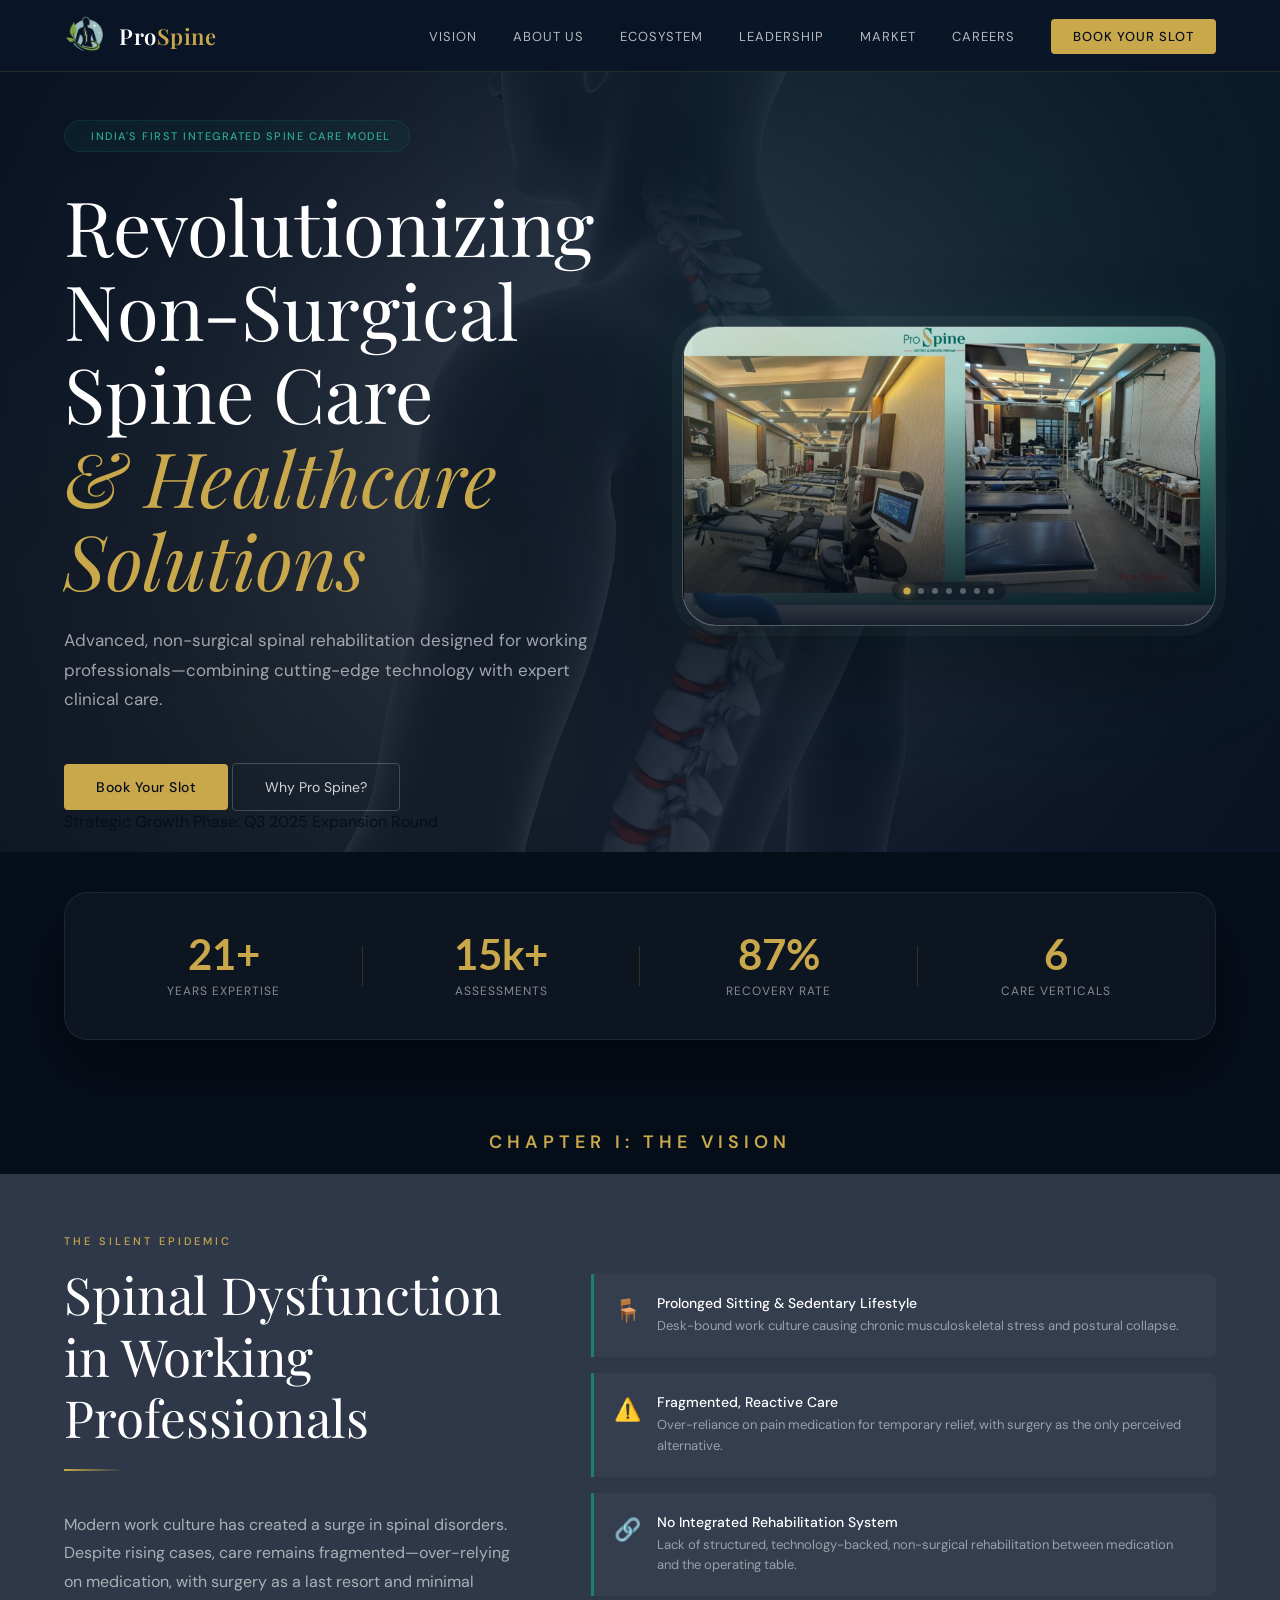
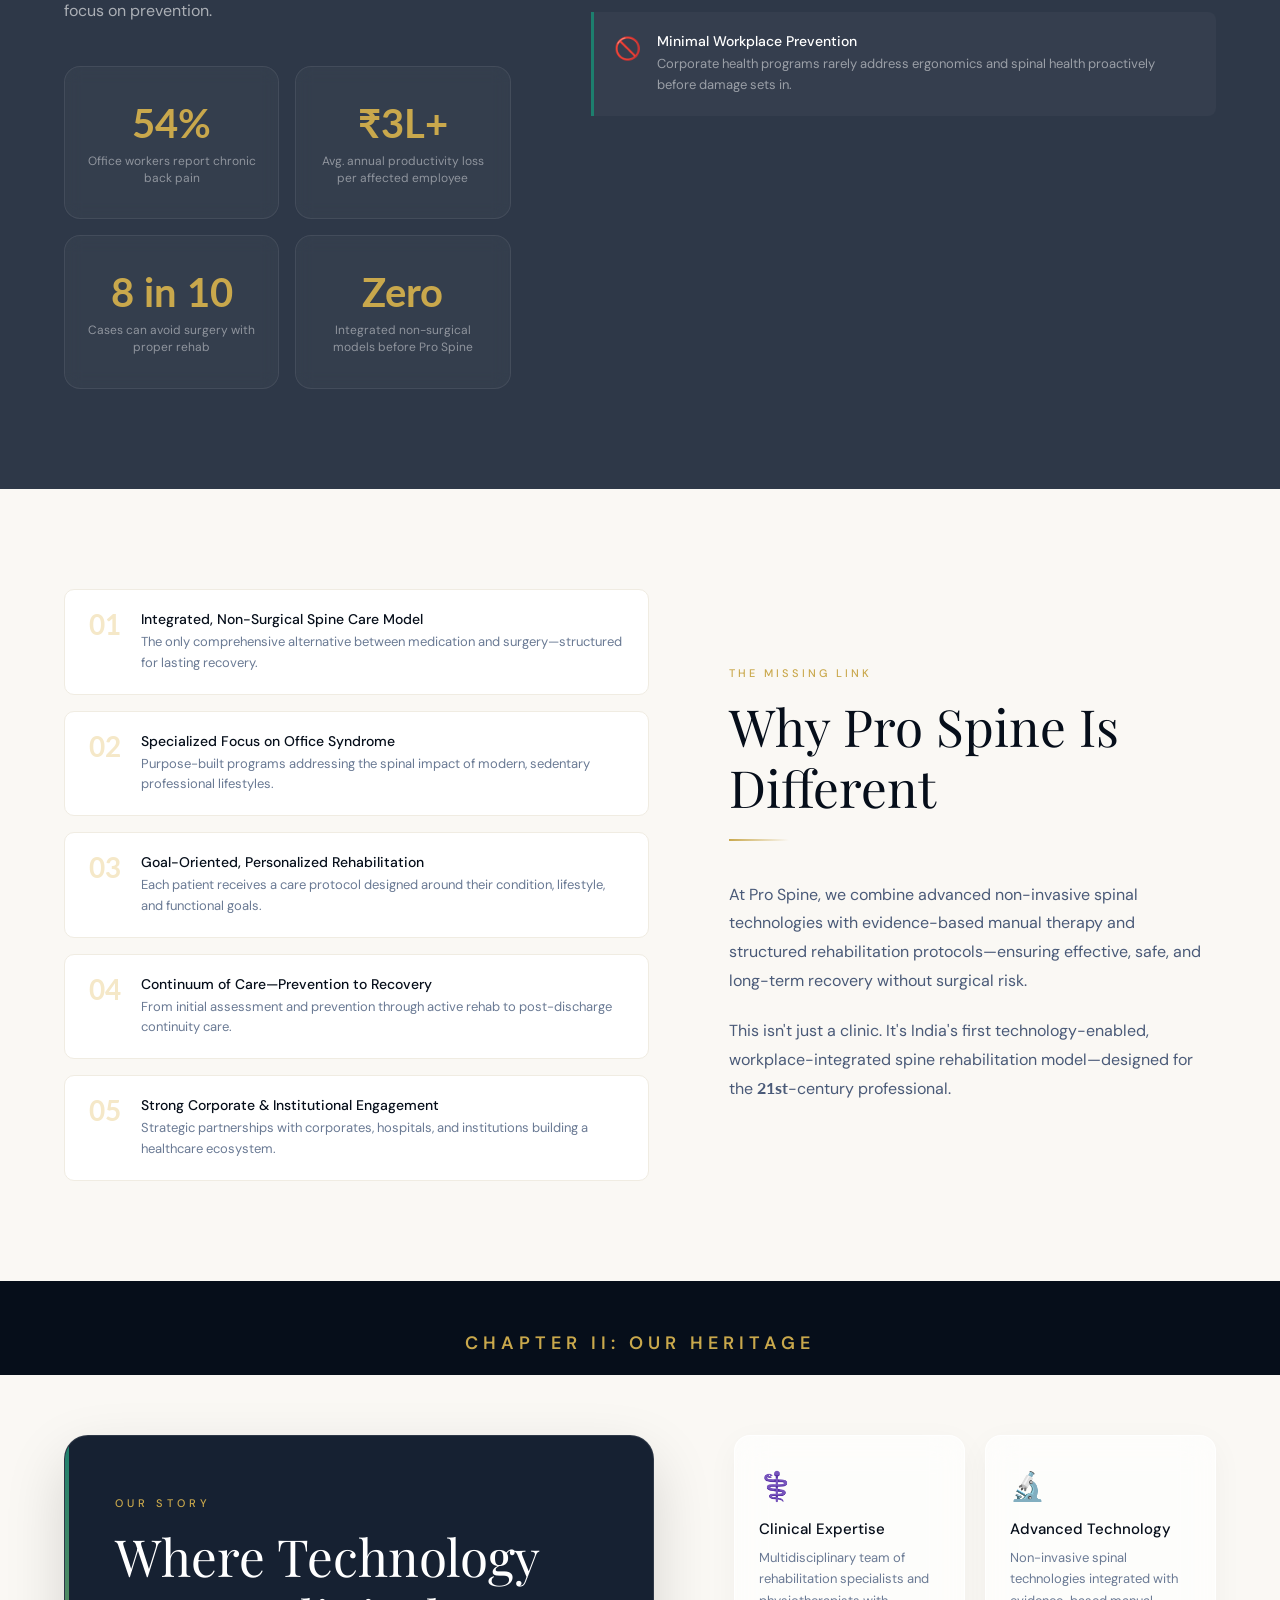
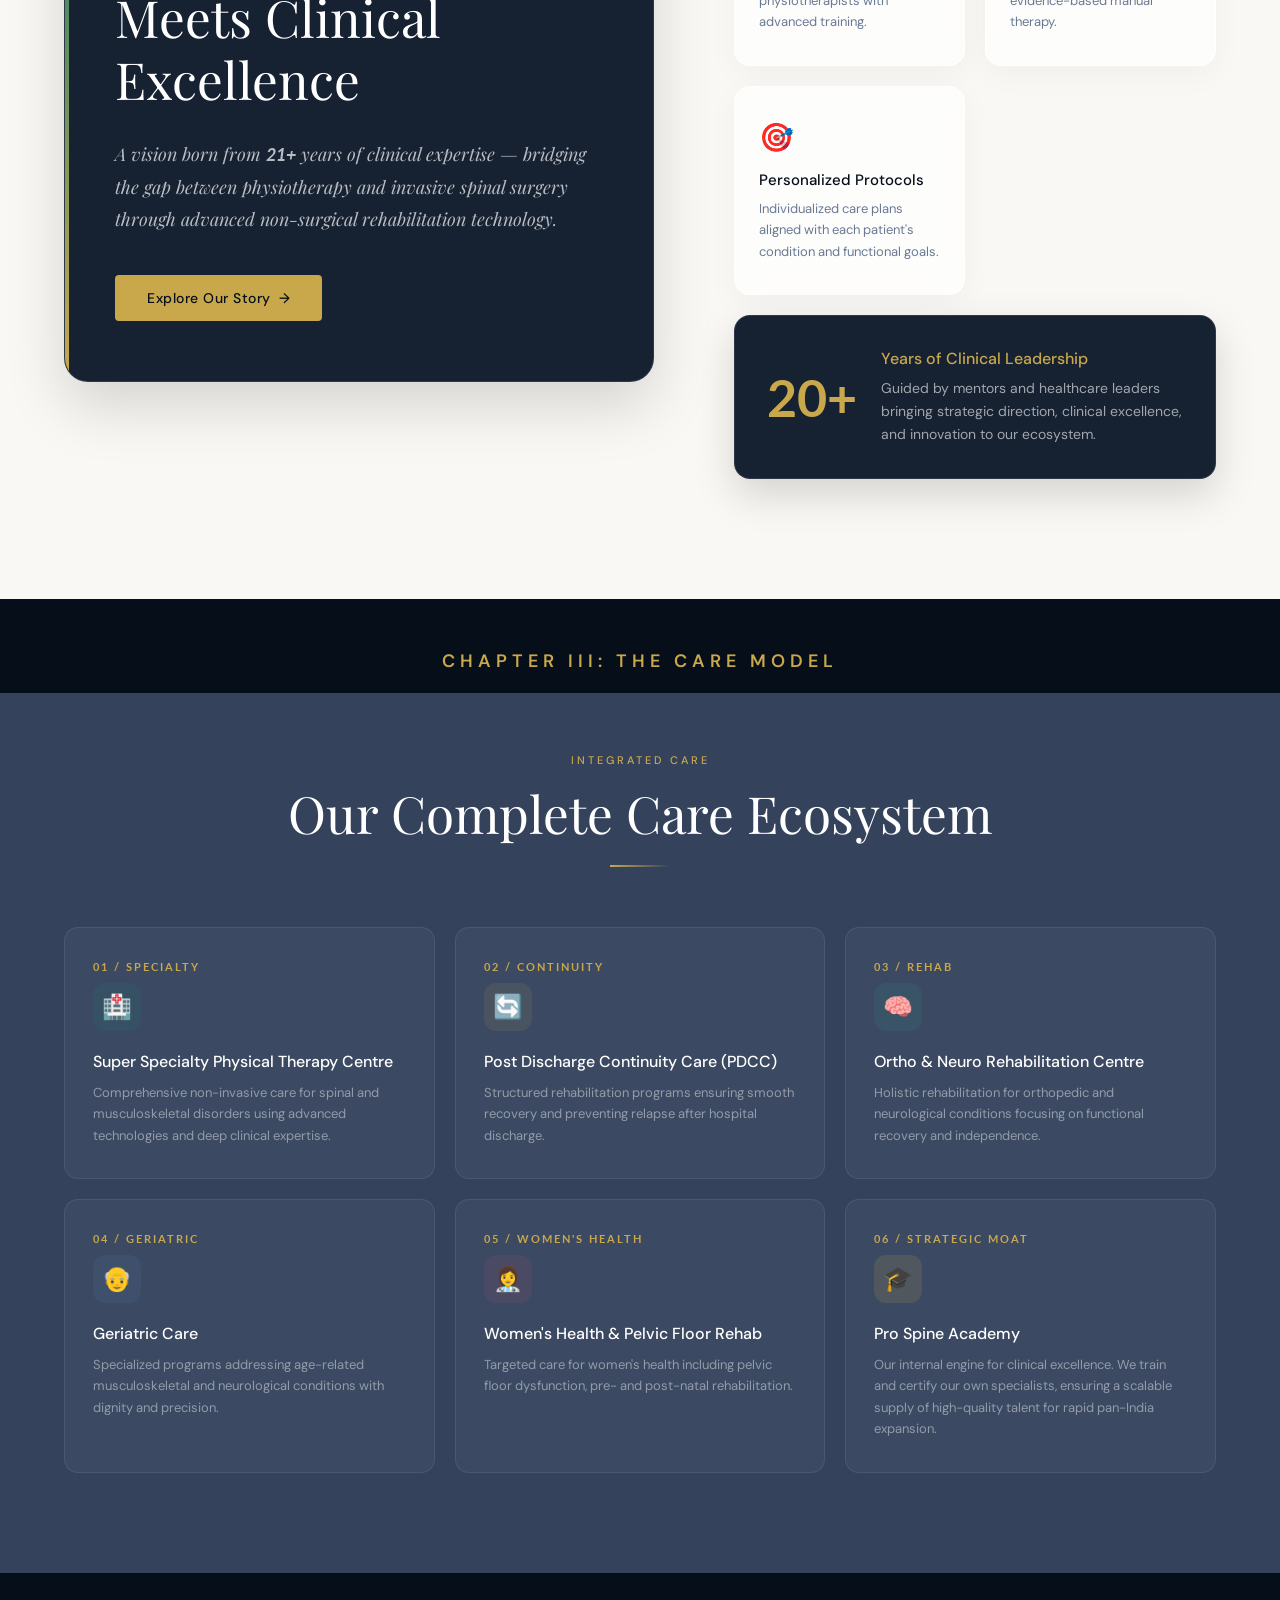
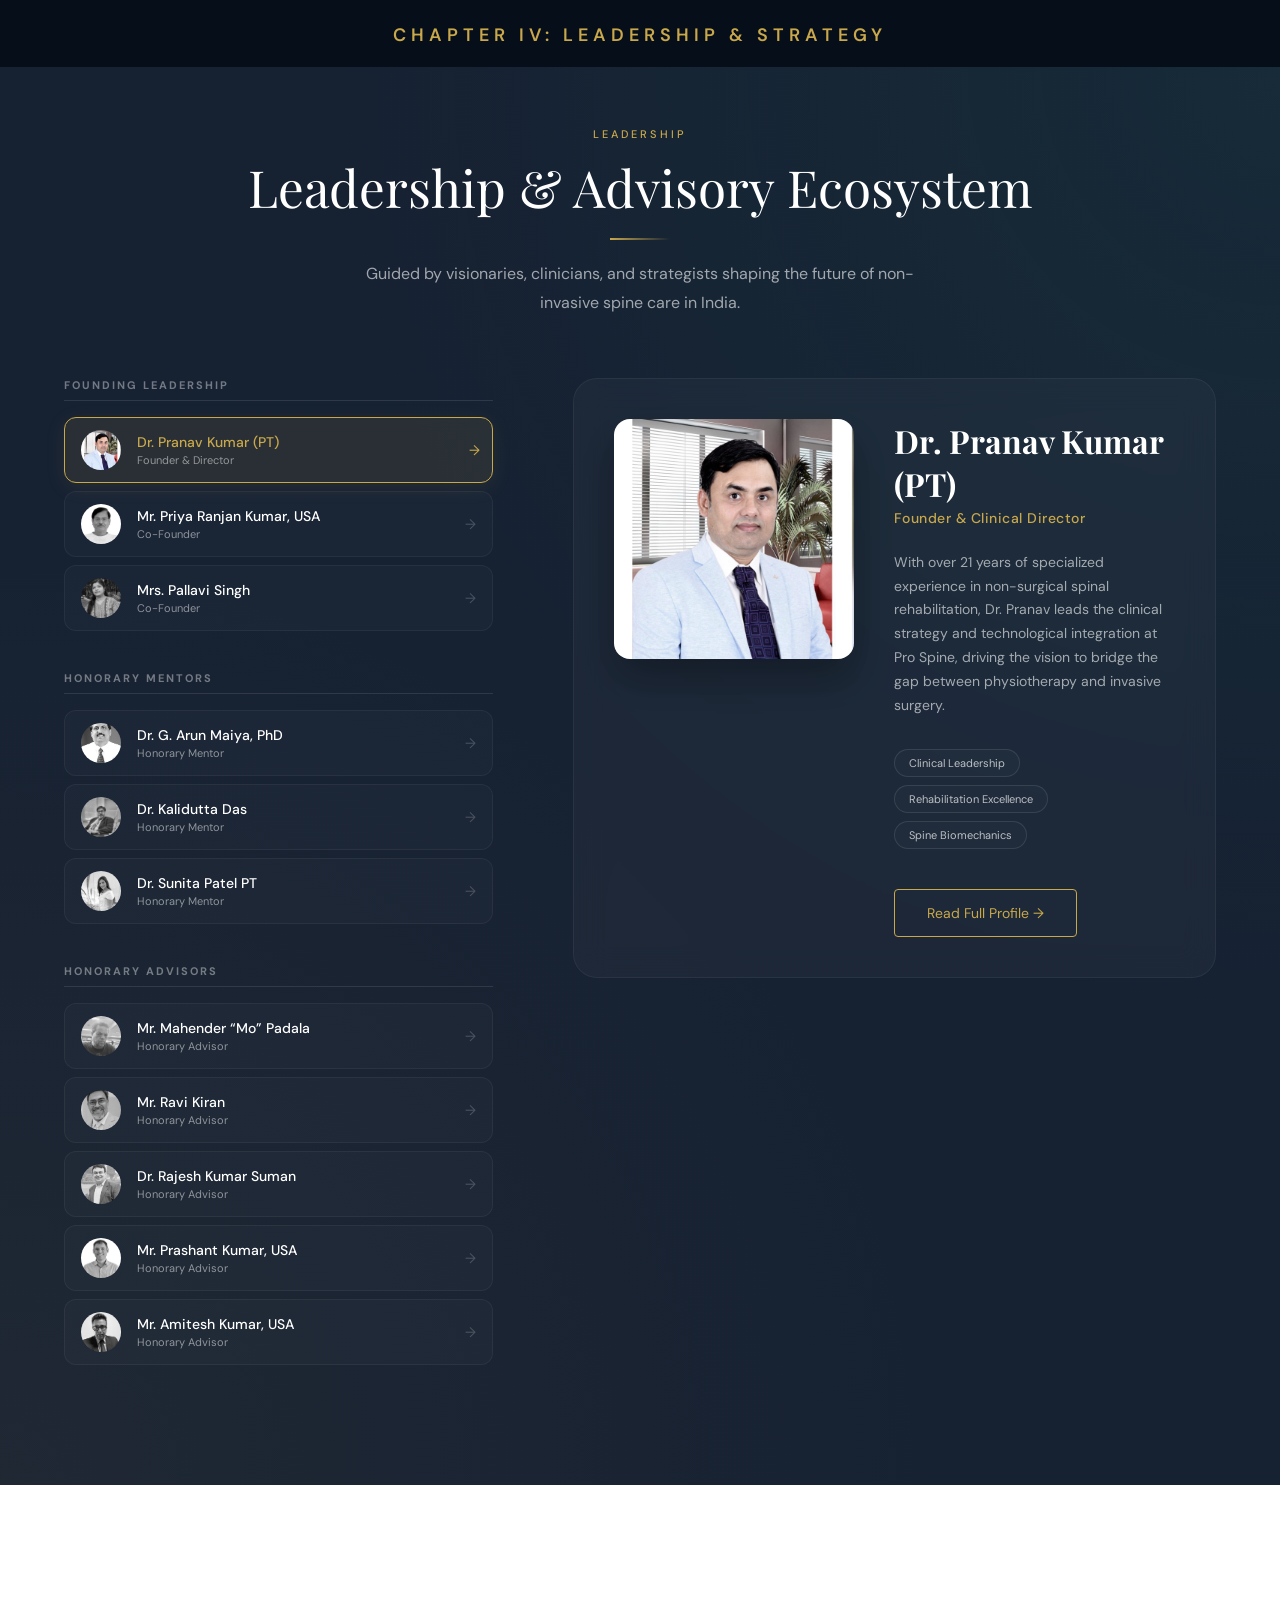
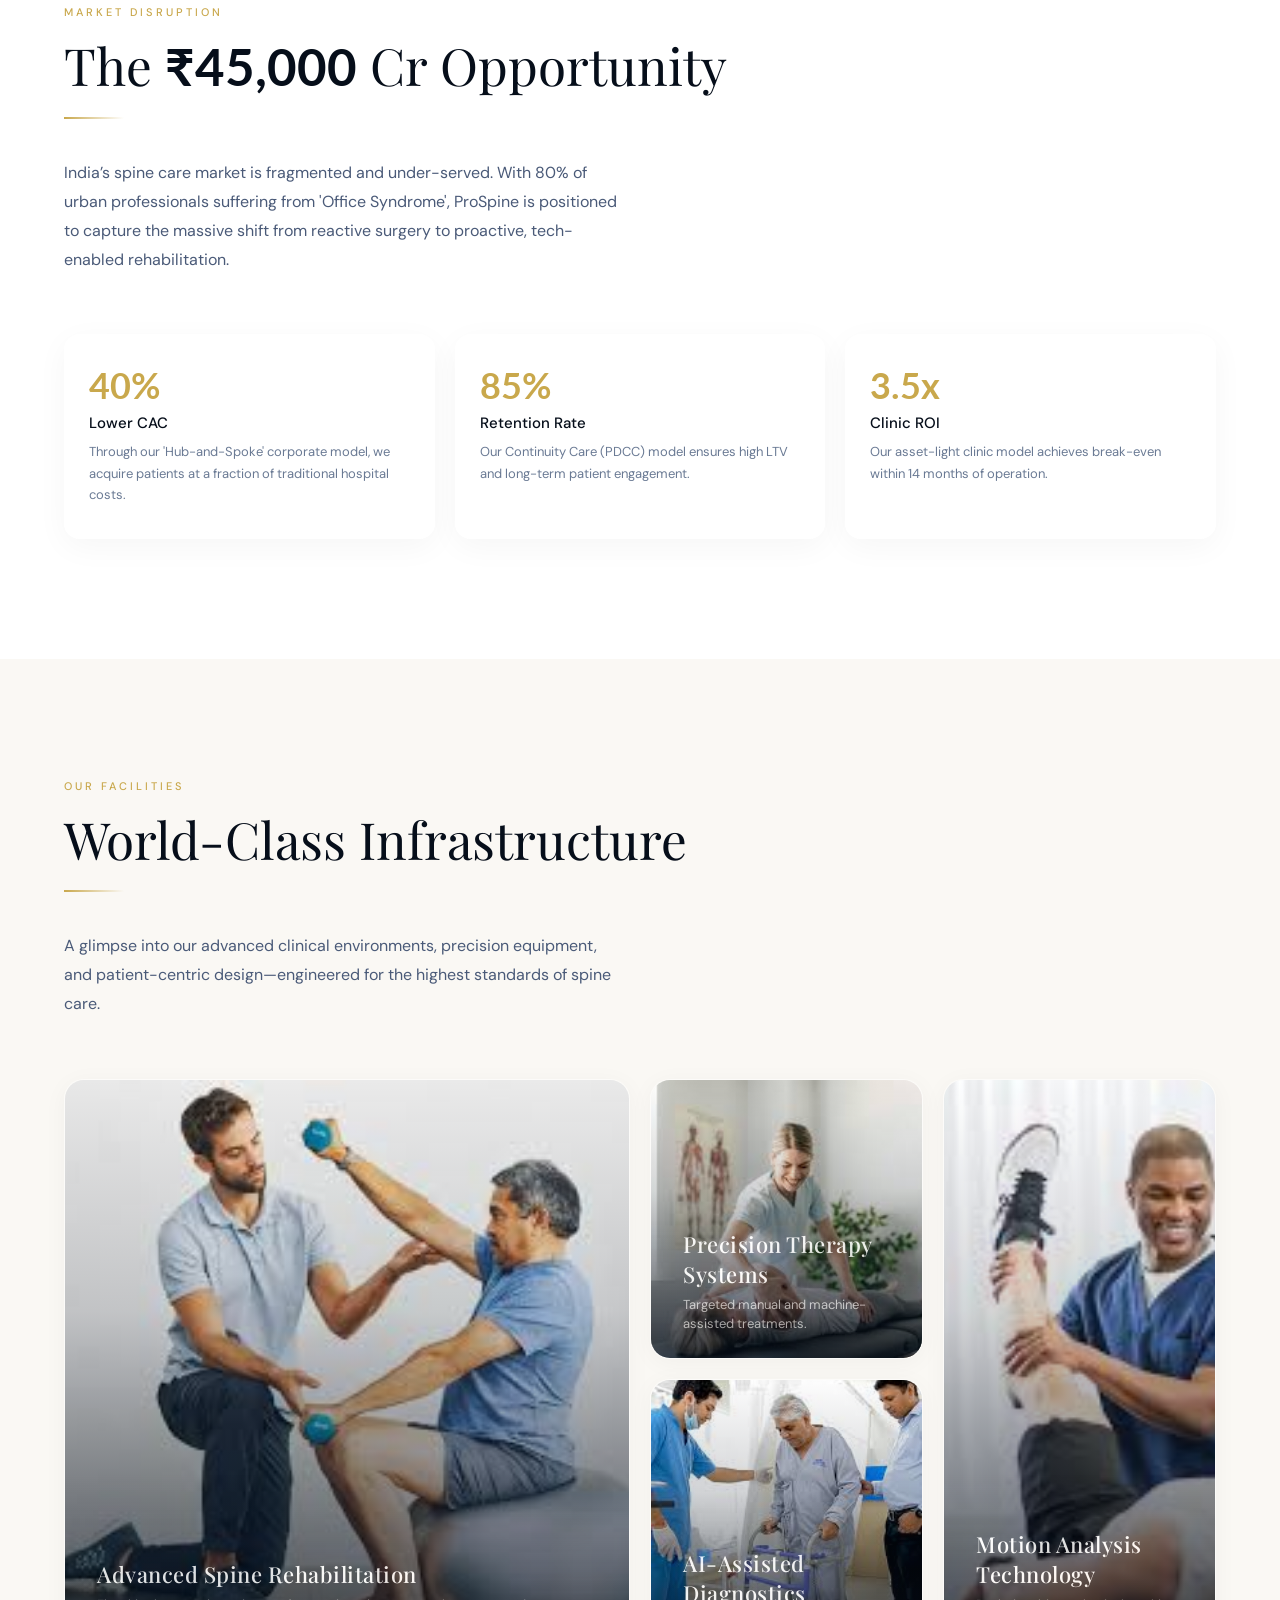
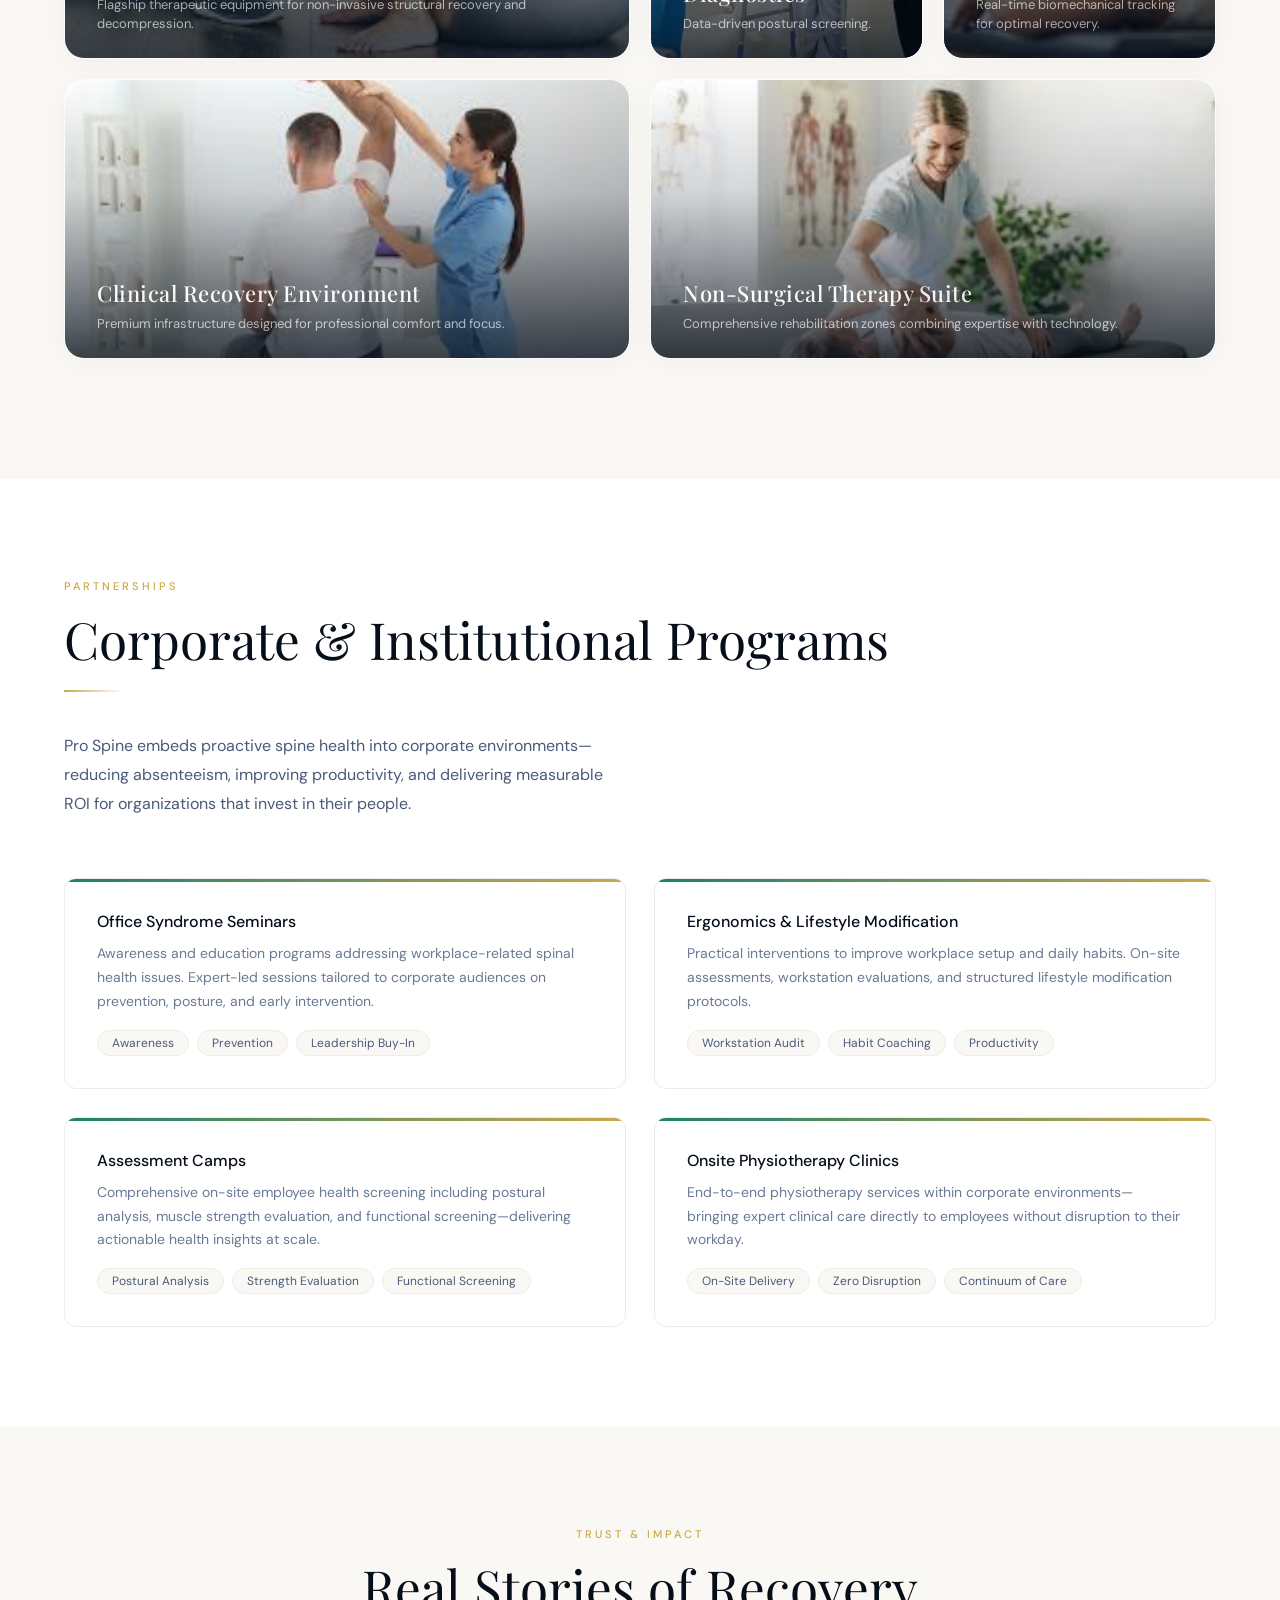
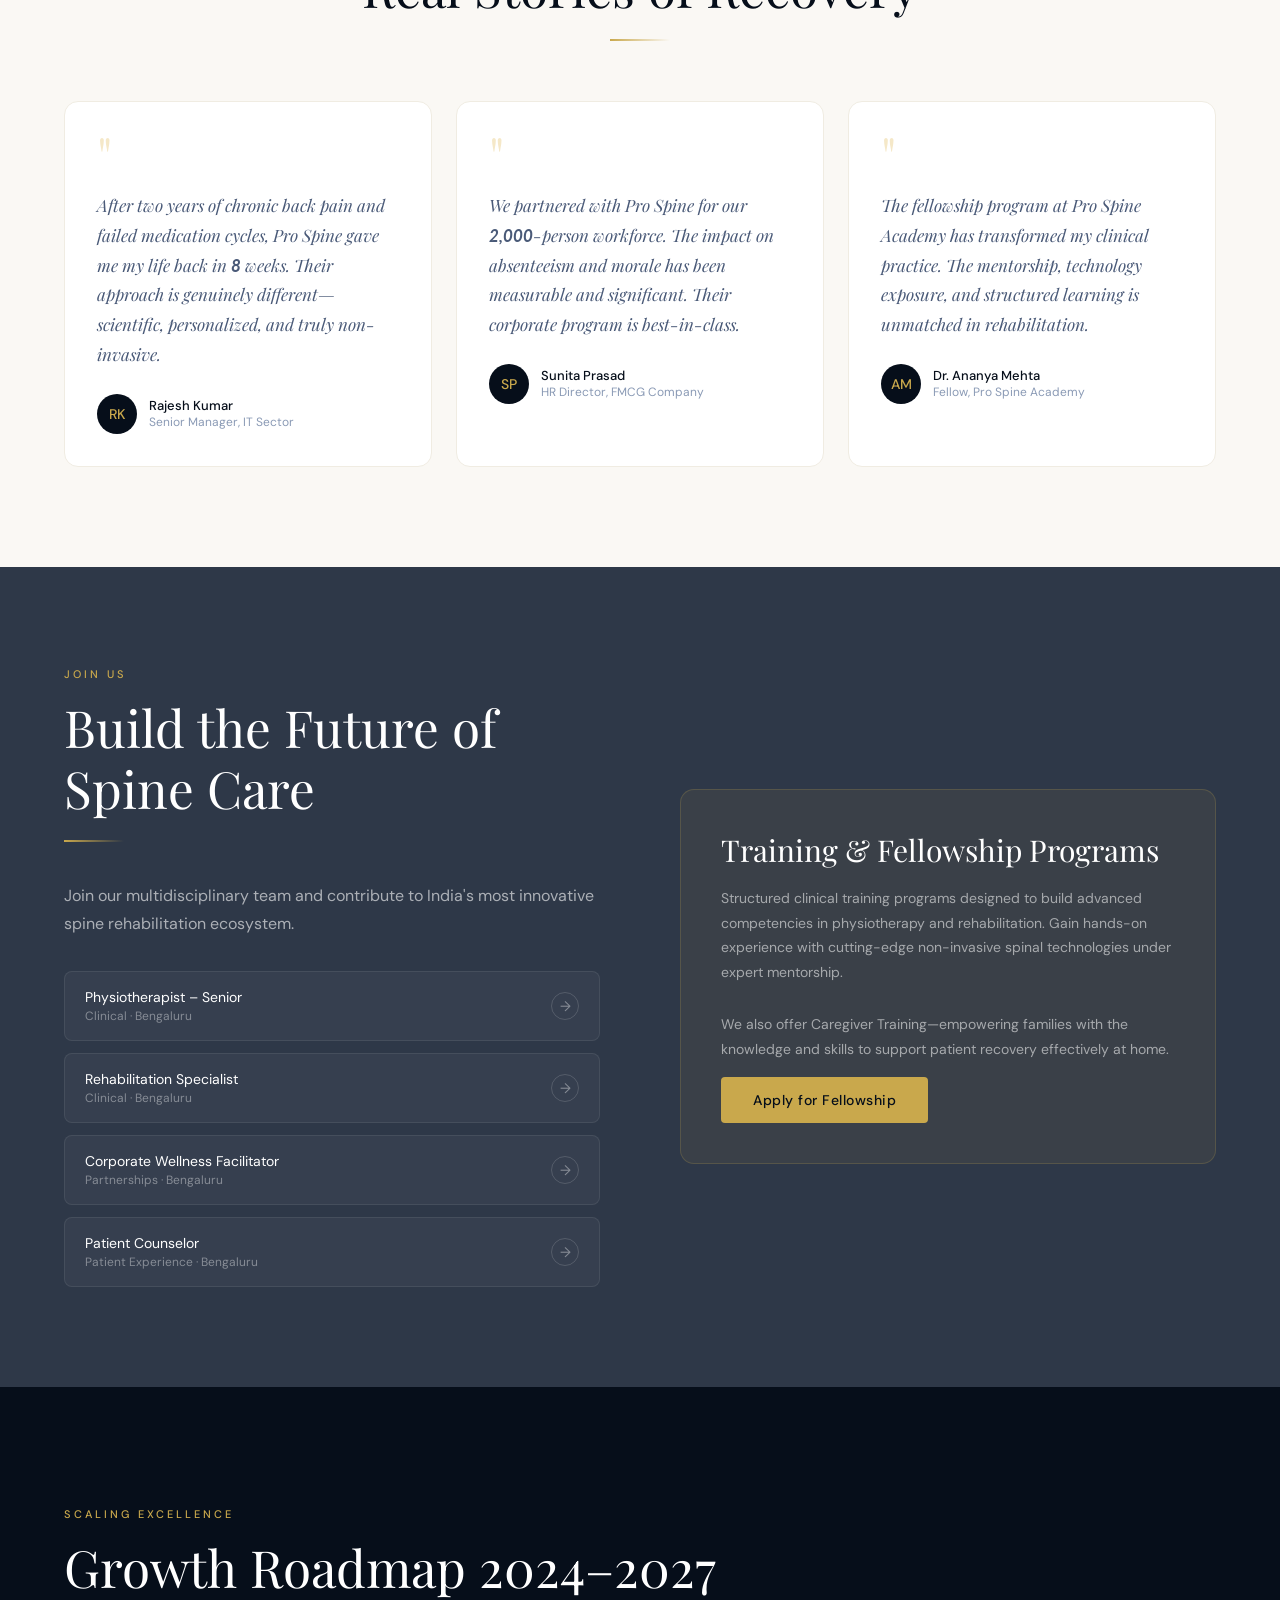
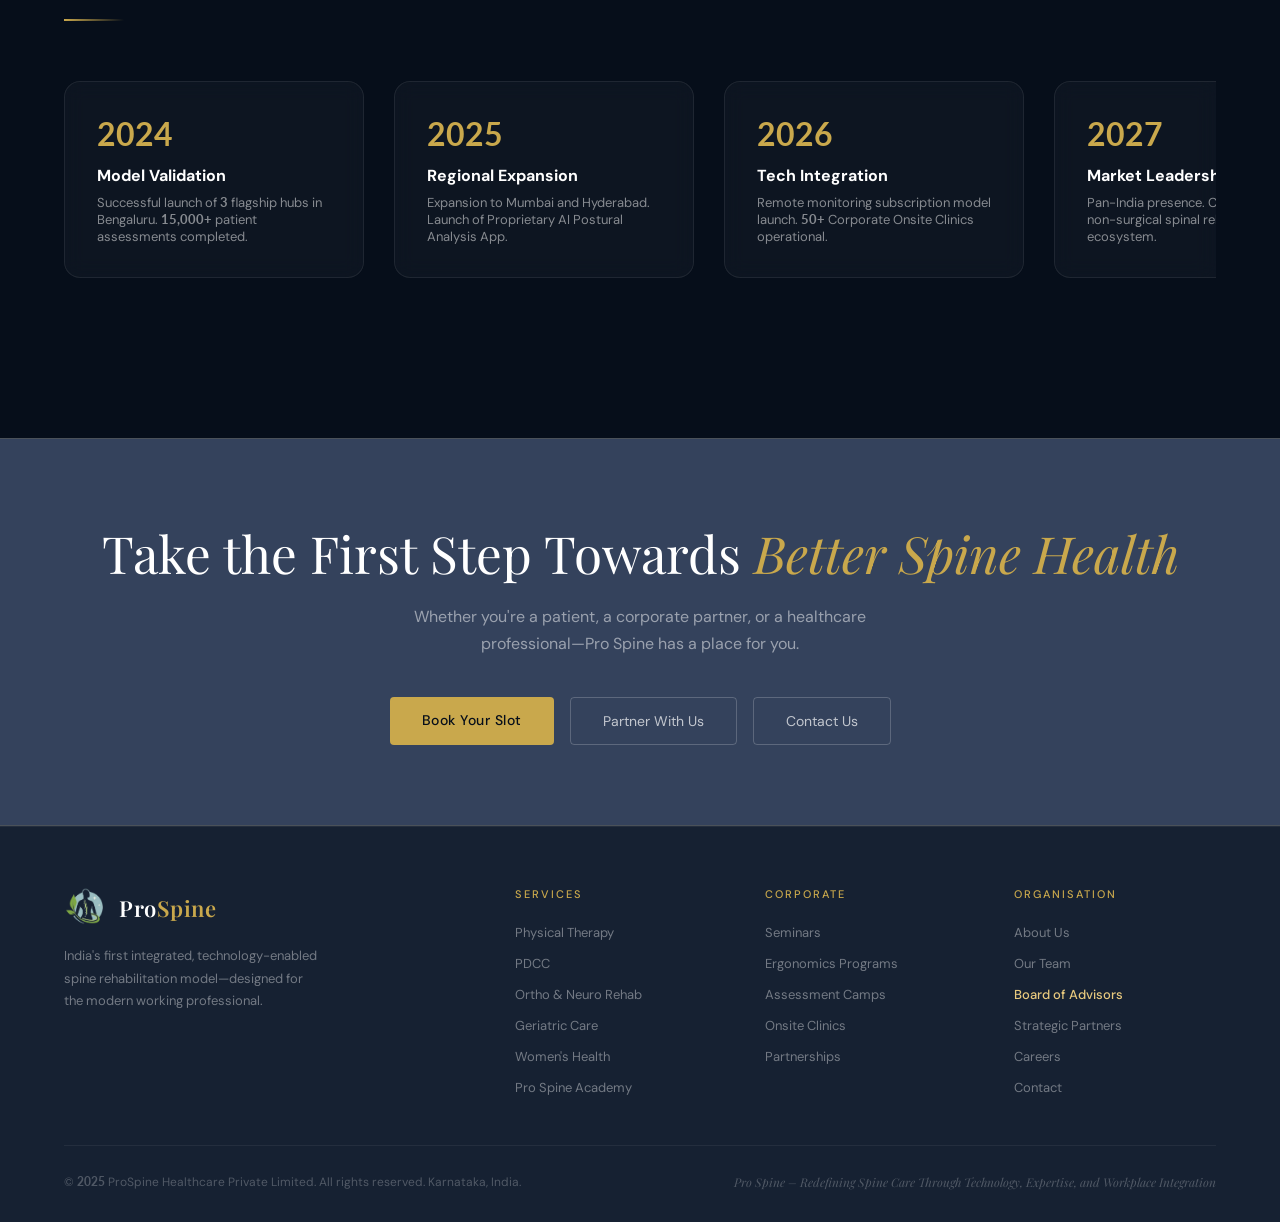
<file: Design/index2.html>
<!doctype html>
<html lang="en">
  <head>
    <meta charset="UTF-8" />
    <meta name="viewport" content="width=device-width, initial-scale=1.0" />
    <title>Pro Spine – Redefining Spine Care</title>
    <link
      href="https://fonts.googleapis.com/css2?family=Playfair+Display:ital,wght@0,400;0,500;0,600;0,700;1,400;1,500;1,600;1,700&family=DM+Sans:wght@300;400;500&family=Lato:wght@300;400;700;900&display=swap"
      rel="stylesheet"
    />
    <style>
      :root {
        --navy: #060e1a;
        --navy-mid: #0a1628;
        --navy-light: #112240;
        --gold: #c9a84c;
        --gold-light: #e8c97e;
        --gold-pale: #f5e8c8;
        --cream: #faf8f4;
        --cream-mid: #f0ece2;
        --teal: #1d7f6e;
        --teal-light: #2ea896;
        --white: #ffffff;
        --text-muted: #8a9ab5;
        --border: rgba(201, 168, 76, 0.15);
        --glass: rgba(255, 255, 255, 0.03);
        --glass-border: rgba(255, 255, 255, 0.08);
        --shadow-premium: 0 20px 40px rgba(0, 0, 0, 0.3);
      }

      * {
        margin: 0;
        padding: 0;
        box-sizing: border-box;
      }

      html {
        scroll-behavior: smooth;
      }

      body {
        font-family: "DM Sans", sans-serif;
        /* background-image: url('./bg.png'); */
        background-image: url("[data-uri]");
        background-size: cover;
        background-position: right center;
        background-attachment: fixed;
        background-repeat: no-repeat;

        color: var(--navy);
        overflow-x: hidden;
      }

      /* ── NAV ── */
      nav {
        position: fixed;
        top: 0;
        left: 0;
        right: 0;
        z-index: 999;
        background: rgba(10, 22, 40, 0.97);
        backdrop-filter: blur(12px);
        border-bottom: 1px solid rgba(201, 168, 76, 0.15);
        padding: 0 5%;
        display: flex;
        align-items: center;
        justify-content: space-between;
        height: 72px;
      }

      .nav-logo {
        display: flex;
        align-items: center;
        gap: 12px;
      }

      .nav-logo img {
        height: 42px;
        width: auto;
        object-fit: contain;
      }

      .nav-logo-text {
        font-family: "Playfair Display", serif;
        font-size: 22px;
        font-weight: 600;
        color: var(--white);
        letter-spacing: 0.5px;
      }

      .nav-logo-text span {
        color: var(--gold);
      }

      nav ul {
        display: flex;
        gap: 36px;
        list-style: none;
      }

      nav ul a {
        color: rgba(255, 255, 255, 0.7);
        text-decoration: none;
        font-size: 13px;
        font-weight: 400;
        letter-spacing: 1px;
        text-transform: uppercase;
        transition: color 0.2s;
      }

      nav ul a:hover {
        color: var(--gold);
      }

      .nav-cta {
        background: var(--gold);
        color: var(--navy) !important;
        padding: 9px 22px;
        border-radius: 4px;
        font-weight: 500 !important;
      }

      .nav-cta:hover {
        background: var(--gold-light) !important;
        color: var(--navy) !important;
      }

      /* ── HERO ── */
      .hero {
        min-height: 100vh;
        background: rgba(10, 22, 40, 0.85);
        display: flex;
        align-items: center;
        position: relative;
        overflow: hidden;
        padding: 120px 5% 80px;
        gap: 60px;
      }

      .hero-bg {
        position: absolute;
        inset: 0;
        background:
          radial-gradient(circle at 80% 20%, rgba(29, 127, 110, 0.1) 0%, transparent 50%),
          radial-gradient(circle at 20% 80%, rgba(201, 168, 76, 0.05) 0%, transparent 50%);
      }

      .hero-left {
        flex: 1.2;
        position: relative;
        z-index: 5;
      }

      .hero-right {
        flex: 1.15;
        position: relative;
        height: 640px;
        display: flex;
        flex-direction: column;
        align-items: flex-end;
        justify-content: center;
      }

      /* Diagonal Composition */
      .visual-composition {
        position: relative;
        width: 100%;
        aspect-ratio: 16 / 9;
        height: auto;
      }

      .main-visual-card {
        position: absolute;
        bottom: 0;
        right: 0;
        width: 100%;
        aspect-ratio: 16 / 9;
        height: auto;
        background: rgba(255, 255, 255, 0.08);
        backdrop-filter: blur(30px);
        border: 1px solid rgba(255, 255, 255, 0.18);
        border-radius: 34px;
        overflow: hidden;
        box-shadow:
          0 34px 90px rgba(0, 0, 0, 0.45),
          0 0 0 10px rgba(255, 255, 255, 0.04),
          0 0 60px rgba(29, 127, 110, 0.2);
        z-index: 5;
        animation: slow-float 8s ease-in-out infinite;
      }

      @keyframes slow-float {
        0%,
        100% {
          transform: translateY(0);
        }
        50% {
          transform: translateY(-12px);
        }
      }

      .card-overlay {
        position: absolute;
        inset: 0;
        background:
          linear-gradient(to top, rgba(6, 14, 26, 0.92) 0%, rgba(6, 14, 26, 0.35) 45%, transparent 78%),
          linear-gradient(135deg, rgba(29, 127, 110, 0.22), transparent 44%);
        pointer-events: none;
      }

      .card-glow {
        position: absolute;
        inset: 0;
        background:
          radial-gradient(circle at 18% 18%, rgba(201, 168, 76, 0.18), transparent 32%),
          radial-gradient(circle at 82% 12%, rgba(78, 209, 191, 0.16), transparent 30%);
        pointer-events: none;
      }

      .info-carousel-container {
        position: absolute;
        top: -40px;
        left: -144px; /* Creates the diagonal overlap */
        width: 280px;
        height: 104px;
        background: rgba(10, 22, 40, 0.82);
        backdrop-filter: blur(24px);
        border: 1px solid var(--glass-border);
        border-radius: 22px;
        overflow: hidden;
        box-shadow:
          0 22px 44px rgba(0, 0, 0, 0.34),
          inset 0 0 20px rgba(201, 168, 76, 0.05);
        z-index: 10;
      }

      .info-carousel-track {
        display: flex;
        height: 100%;
        transition: transform 0.6s cubic-bezier(0.65, 0, 0.35, 1);
      }
      .info-slide {
        min-width: 100%;
        height: 100%;
        display: flex;
        align-items: center;
        padding: 0 20px;
      }
      .info-content {
        display: flex;
        align-items: center;
        gap: 14px;
      }
      .info-icon {
        width: 40px;
        height: 40px;
        border-radius: 10px;
        background: rgba(29, 127, 110, 0.15);
        display: flex;
        align-items: center;
        justify-content: center;
        font-size: 18px;
        color: var(--teal-light);
        flex-shrink: 0;
      }
      .info-content h5 {
        font-size: 14px;
        color: white;
        margin-bottom: 2px;
        font-weight: 500;
      }
      .info-content p {
        font-size: 11px;
        color: rgba(255, 255, 255, 0.5);
        line-height: 1.3;
      }

      .hero-badge {
        display: inline-flex;
        align-items: center;
        gap: 8px;
        background: rgba(29, 127, 110, 0.08);
        border: 1px solid rgba(29, 127, 110, 0.2);
        border-radius: 40px;
        padding: 8px 18px;
        font-size: 11px;
        font-weight: 500;
        color: var(--teal-light);
        letter-spacing: 1.5px;
        text-transform: uppercase;
        margin-bottom: 32px;
      }

      /* ── SECTIONS SHARED ── */
      section {
        padding: 100px 5%;
      }

      .section-label {
        font-size: 11px;
        font-weight: 500;
        letter-spacing: 3px;
        text-transform: uppercase;
        color: var(--gold);
        margin-bottom: 16px;
      }

      .section-title {
        font-family: "Playfair Display", serif;
        font-size: clamp(34px, 4vw, 54px);
        font-weight: 300;
        line-height: 1.2;
        color: var(--navy);
        margin-bottom: 20px;
      }

      .section-title.light {
        color: var(--white);
      }

      .section-desc {
        font-size: 16px;
        line-height: 1.8;
        color: #4a5a78;
        max-width: 560px;
      }

      .section-desc.light {
        color: rgba(255, 255, 255, 0.6);
      }

      .divider {
        width: 60px;
        height: 2px;
        background: linear-gradient(90deg, var(--gold), transparent);
        margin: 20px 0 40px;
      }

      /* ── ROADMAP ── */
      .roadmap {
        background: var(--navy);
        padding: 120px 5%;
        position: relative;
        overflow: hidden;
      }
      .roadmap-container {
        position: relative;
        margin-top: 60px;
        display: flex;
        gap: 30px;
        overflow-x: auto;
        padding-bottom: 40px;
        scrollbar-width: none;
      }
      .roadmap-container::-webkit-scrollbar {
        display: none;
      }
      .roadmap-item {
        min-width: 300px;
        flex: 1;
        position: relative;
        padding: 32px;
        background: var(--glass);
        border: 1px solid var(--glass-border);
        border-radius: 16px;
        backdrop-filter: blur(10px);
      }
      .roadmap-year {
        font-family: "Lato", sans-serif;
        font-size: 32px;
        color: var(--gold);
        margin-bottom: 12px;
        font-weight: 700;
      }
      .roadmap-dot {
        width: 12px;
        height: 12px;
        background: var(--gold);
        border-radius: 50%;
        position: absolute;
        top: -46px;
        left: 32px;
        box-shadow: 0 0 15px var(--gold);
      }
      .roadmap-line {
        position: absolute;
        top: -41px;
        left: 0;
        right: 0;
        height: 2px;
        background: rgba(201, 168, 76, 0.1);
        z-index: -1;
      }

      .hero h1 {
        font-family: "Playfair Display", serif;
        font-size: clamp(42px, 6vw, 76px);
        font-weight: 300;
        color: var(--white);
        line-height: 1.1;
        margin-bottom: 24px;
      }

      .hero h1 em {
        font-style: italic;
        color: var(--gold);
      }

      .hero-sub {
        font-size: 17px;
        line-height: 1.75;
        color: rgba(255, 255, 255, 0.6);
        max-width: 540px;
        margin-bottom: 48px;
      }

      .btn-primary {
        background: var(--gold);
        color: var(--navy);
        padding: 14px 32px;
        border: none;
        border-radius: 4px;
        font-family: "DM Sans", sans-serif;
        font-size: 14px;
        font-weight: 500;
        letter-spacing: 0.5px;
        cursor: pointer;
        text-decoration: none;
        display: inline-block;
        transition:
          background 0.2s,
          transform 0.15s;
      }
      .btn-primary:hover {
        background: var(--gold-light);
        transform: translateY(-1px);
      }

      .btn-outline {
        background: transparent;
        color: rgba(255, 255, 255, 0.8);
        padding: 14px 32px;
        border: 1px solid rgba(255, 255, 255, 0.2);
        border-radius: 4px;
        font-family: "DM Sans", sans-serif;
        font-size: 14px;
        font-weight: 400;
        cursor: pointer;
        text-decoration: none;
        display: inline-block;
        transition:
          border-color 0.2s,
          color 0.2s;
      }
      .btn-outline:hover {
        border-color: var(--gold);
        color: var(--gold);
      }

      /* ── STATS BAR BRIDGE ── */
      .stats-bar {
        background: var(--navy);
        padding: 40px 5%;
        position: relative;
        z-index: 20;
        margin-top: -60px; /* Overlap with Hero */
      }

      .stats-bar-inner {
        max-width: 1200px;
        margin: 0 auto;
        background: rgba(255, 255, 255, 0.03);
        backdrop-filter: blur(20px);
        border: 1px solid var(--glass-border);
        border-radius: 24px;
        padding: 40px;
        display: grid;
        grid-template-columns: repeat(4, 1fr);
        gap: 40px;
        box-shadow: 0 30px 60px rgba(0, 0, 0, 0.4);
      }

      .stat-item {
        text-align: center;
        position: relative;
      }

      .stat-item:not(:last-child)::after {
        content: "";
        position: absolute;
        right: -20px;
        top: 20%;
        height: 60%;
        width: 1px;
        background: rgba(201, 168, 76, 0.2);
      }

      .stat-num {
        font-family: "Lato", sans-serif;
        font-size: 42px;
        font-weight: 700;
        color: var(--gold);
        line-height: 1;
        margin-bottom: 8px;
      }

      .stat-label {
        font-size: 12px;
        color: rgba(255, 255, 255, 0.5);
        letter-spacing: 1px;
        text-transform: uppercase;
      }

      /* ── HERO CAROUSEL ── */
      .hero-carousel {
        position: relative;
        width: 100%;
        height: 100%;
        border-radius: 20px;
        overflow: hidden;
        box-shadow: var(--shadow-premium);
        border: 1px solid var(--glass-border);
      }
      .carousel-track {
        display: flex;
        transition: transform 0.8s cubic-bezier(0.65, 0, 0.35, 1);
        height: 100%;
      }
      .carousel-slide {
        min-width: 100%;
        height: 100%;
        position: relative;
      }
      .carousel-slide img {
        width: 100%;
        height: 100%;
        object-fit: cover;
      }
      .hero-carousel-track {
        will-change: transform;
      }
      .hero-carousel-slide {
        min-width: 100%;
        height: 100%;
        position: relative;
        overflow: hidden;
        background-color: var(--navy);
      }
      .hero-carousel-slide img {
        width: 100%;
        height: 100%;
        object-fit: contain;
        display: block;
        transition: transform 1.2s ease;
      }
      /* Carousel Caption Container (Static Overlay) */
      .carousel-caption-container {
        position: absolute;
        right: 28px;
        bottom: 28px;
        left: 28px;
        padding: 24px 28px;
        background: rgba(6, 14, 26, 0.58);
        backdrop-filter: blur(24px) saturate(120%);
        border: 1px solid rgba(255, 255, 255, 0.12);
        border-radius: 24px;
        box-shadow:
          0 24px 48px rgba(0, 0, 0, 0.4),
          inset 0 0 20px rgba(255, 255, 255, 0.02);
        color: white;
        display: flex;
        flex-direction: column;
        gap: 16px;
        transition: all 0.3s ease;
        z-index: 4;
      }
      .carousel-category-tag {
        font-size: 10px;
        text-transform: uppercase;
        letter-spacing: 2px;
        color: var(--gold);
        font-weight: 700;
        margin-bottom: 4px;
      }
      .carousel-caption-content {
        transition:
          opacity 0.3s ease,
          transform 0.3s ease;
        transform: translateY(0);
        opacity: 1;
      }
      /* Slide out animation class */
      .carousel-caption-content.fade-out {
        opacity: 0;
        transform: translateY(8px);
      }
      .carousel-caption-container h4 {
        font-family: "Playfair Display", serif;
        font-size: 26px;
        font-weight: 700;
        line-height: 1.1;
        margin-bottom: 8px;
        color: var(--gold-light);
        text-shadow: 0 2px 4px rgba(0, 0, 0, 0.3);
      }
      .carousel-caption-container p {
        max-width: 440px;
        font-size: 14px;
        line-height: 1.6;
        color: rgba(255, 255, 255, 0.85);
        margin: 0;
      }
      /* Controls Row (Progress Bar & Counter) */
      .carousel-controls-row {
        display: flex;
        align-items: center;
        justify-content: space-between;
        border-top: 1px solid rgba(255, 255, 255, 0.08);
        padding-top: 14px;
        gap: 20px;
      }
      .carousel-progress-bar-wrap {
        flex: 1;
        height: 2px;
        background: rgba(255, 255, 255, 0.1);
        border-radius: 1px;
        overflow: hidden;
      }
      .carousel-progress-bar {
        height: 100%;
        width: 0%;
        background: var(--gold);
        transition: width 0.1s linear;
      }
      .carousel-counter {
        font-family: "Lato", sans-serif;
        font-size: 13px;
        letter-spacing: 1px;
        display: flex;
        align-items: center;
        gap: 4px;
      }
      .carousel-counter .curr-idx {
        color: var(--gold-light);
        font-weight: 700;
      }
      .carousel-counter .total-idx {
        color: rgba(255, 255, 255, 0.35);
      }
      /* Navigation Buttons (Prev/Next) */
      .carousel-nav-btn {
        position: absolute;
        top: 50%;
        transform: translateY(-50%) scale(0.9);
        width: 46px;
        height: 46px;
        border-radius: 50%;
        background: rgba(6, 14, 26, 0.4);
        backdrop-filter: blur(12px);
        border: 1px solid rgba(255, 255, 255, 0.08);
        color: rgba(255, 255, 255, 0.7);
        display: flex;
        align-items: center;
        justify-content: center;
        cursor: pointer;
        z-index: 10;
        transition: all 0.3s cubic-bezier(0.2, 0, 0.2, 1);
        opacity: 0;
        pointer-events: none;
      }
      .main-visual-card:hover .carousel-nav-btn {
        opacity: 1;
        transform: translateY(-50%) scale(1);
        pointer-events: auto;
      }
      .carousel-nav-btn:hover {
        background: rgba(201, 168, 76, 0.2);
        border-color: var(--gold);
        color: var(--gold-light);
        box-shadow: 0 0 15px rgba(201, 168, 76, 0.25);
      }
      .carousel-nav-btn:active {
        transform: translateY(-50%) scale(0.95);
      }
      .prev-btn {
        left: 20px;
      }
      .next-btn {
        right: 20px;
      }
      /* Pagination Dots */
      .carousel-dots {
        position: absolute;
        left: 50%;
        bottom: 24px;
        transform: translateX(-50%);
        display: flex;
        gap: 8px;
        z-index: 10;
        background: rgba(6, 14, 26, 0.4);
        backdrop-filter: blur(12px);
        padding: 6px 12px;
        border-radius: 20px;
        border: 1px solid rgba(255, 255, 255, 0.05);
      }
      .carousel-dot {
        width: 6px;
        height: 6px;
        border-radius: 50%;
        background: rgba(255, 255, 255, 0.3);
        cursor: pointer;
        transition: all 0.3s cubic-bezier(0.2, 0, 0.2, 1);
      }
      .carousel-dot:hover {
        background: rgba(255, 255, 255, 0.6);
      }
      .carousel-dot.active {
        background: var(--gold);
        transform: scale(1.2);
        box-shadow: 0 0 8px var(--gold);
      }

      /* ── BENTO GALLERY ── */
      .gallery {
        background: var(--cream);
        padding: 120px 5%;
      }
      .gallery-grid {
        display: grid;
        grid-template-columns: repeat(4, 1fr);
        grid-auto-rows: 280px;
        grid-auto-flow: dense;
        gap: 20px;
        margin-top: 60px;
      }
      .gallery-item {
        position: relative;
        border-radius: 20px;
        overflow: hidden;
        cursor: pointer;
        background: var(--glass);
        border: 1px solid rgba(255, 255, 255, 0.4);
        box-shadow: 0 4px 24px rgba(0, 0, 0, 0.04);
        transition:
          transform 0.4s cubic-bezier(0.2, 0, 0.2, 1),
          box-shadow 0.4s;
      }
      .gallery-item img {
        width: 100%;
        height: 100%;
        object-fit: cover;
        transition: transform 0.8s cubic-bezier(0.2, 0, 0.2, 1);
      }
      .gallery-overlay {
        position: absolute;
        inset: 0;
        background: linear-gradient(to top, rgba(6, 14, 26, 0.9) 0%, rgba(6, 14, 26, 0.2) 60%, transparent 100%);
        opacity: 0.85;
        transition: opacity 0.4s;
        display: flex;
        align-items: flex-end;
        padding: 32px;
      }
      .gallery-item:hover {
        transform: translateY(-4px);
        box-shadow: 0 12px 32px rgba(0, 0, 0, 0.08);
      }
      .gallery-item:hover img {
        transform: scale(1.05);
      }
      .gallery-item:hover .gallery-overlay {
        opacity: 0.95;
      }
      .gallery-info {
        color: white;
        transform: translateY(8px);
        transition: transform 0.4s;
      }
      .gallery-item:hover .gallery-info {
        transform: translateY(0);
      }
      .gallery-info h4 {
        font-family: "Playfair Display", serif;
        font-size: 22px;
        font-weight: 500;
        margin-bottom: 6px;
        letter-spacing: 0.5px;
      }
      .gallery-info p {
        font-size: 13px;
        color: rgba(255, 255, 255, 0.7);
        line-height: 1.5;
      }

      .bento-hero {
        grid-column: span 2;
        grid-row: span 2;
      }
      .bento-wide {
        grid-column: span 2;
        grid-row: span 1;
      }
      .bento-tall {
        grid-column: span 1;
        grid-row: span 2;
      }
      .bento-square {
        grid-column: span 1;
        grid-row: span 1;
      }

      @media (max-width: 900px) {
        .gallery-grid {
          grid-template-columns: repeat(2, 1fr);
        }
      }
      @media (max-width: 600px) {
        .gallery-grid {
          grid-template-columns: 1fr;
          grid-auto-rows: 240px;
        }
        .bento-hero,
        .bento-wide,
        .bento-tall,
        .bento-square {
          grid-column: span 1;
          grid-row: span 1;
        }
      }

      /* ── STORY PREVIEW & PANEL ── */
      .about {
        background: var(--cream);
        padding: 120px 5%;
      }

      .about-inner {
        display: grid;
        grid-template-columns: 1.1fr 0.9fr;
        gap: 80px;
        align-items: start;
      }

      .story-preview-card {
        background: rgba(10, 22, 40, 0.95);
        border: 1px solid rgba(255, 255, 255, 0.1);
        border-radius: 24px;
        padding: 60px 50px;
        text-align: left;
        box-shadow: 0 24px 60px rgba(0, 0, 0, 0.15);
        position: relative;
        overflow: hidden;
      }
      .story-preview-card::before {
        content: "";
        position: absolute;
        top: 0;
        left: 0;
        bottom: 0;
        width: 4px;
        background: linear-gradient(180deg, var(--teal), var(--gold));
      }
      .story-preview-text {
        font-size: 18px;
        line-height: 1.8;
        color: rgba(255, 255, 255, 0.7);
        margin: 28px 0 40px;
        max-width: 500px;
        font-family: "Playfair Display", serif;
        font-style: italic;
      }

      .story-panel-overlay {
        position: fixed;
        inset: 0;
        background: rgba(6, 14, 26, 0.6);
        backdrop-filter: blur(8px);
        z-index: 999;
        opacity: 0;
        pointer-events: none;
        transition: opacity 0.4s;
      }
      .story-panel-overlay.active {
        opacity: 1;
        pointer-events: auto;
      }

      .story-panel {
        position: fixed;
        top: 0;
        right: -100%;
        width: 100%;
        max-width: 600px;
        height: 100vh;
        background: var(--white);
        z-index: 1000;
        box-shadow: -20px 0 60px rgba(0, 0, 0, 0.2);
        display: flex;
        flex-direction: column;
        transition: right 0.5s cubic-bezier(0.65, 0, 0.35, 1);
        overflow-y: auto;
      }
      .story-panel.active {
        right: 0;
      }

      .story-panel-header {
        padding: 40px 60px 20px;
        display: flex;
        justify-content: space-between;
        align-items: center;
        position: sticky;
        top: 0;
        background: rgba(255, 255, 255, 0.95);
        backdrop-filter: blur(10px);
        z-index: 10;
        border-bottom: 1px solid var(--cream-mid);
      }
      .close-panel {
        background: none;
        border: none;
        font-size: 24px;
        color: var(--navy);
        cursor: pointer;
        transition: transform 0.3s;
      }
      .close-panel:hover {
        transform: rotate(90deg);
      }

      .story-panel-content {
        padding: 40px 60px 80px;
      }

      .story-timeline {
        display: flex;
        flex-direction: column;
        gap: 40px;
        position: relative;
        margin-left: 20px;
      }
      .story-timeline::before {
        content: "";
        position: absolute;
        left: -1px;
        top: 10px;
        bottom: 0;
        width: 2px;
        background: var(--cream-mid);
      }
      .story-timeline-item {
        position: relative;
        padding-left: 32px;
      }
      .story-dot {
        position: absolute;
        left: -25px;
        top: 6px;
        width: 12px;
        height: 12px;
        border-radius: 50%;
        background: var(--white);
        border: 2px solid var(--gold);
        box-shadow: 0 0 10px rgba(201, 168, 76, 0.3);
      }
      .story-timeline-item h4 {
        font-family: "Playfair Display", serif;
        font-size: 22px;
        color: var(--navy);
        margin-bottom: 10px;
      }
      .story-timeline-item p {
        font-size: 14px;
        color: #6a7a94;
        line-height: 1.7;
      }

      .founder-quote {
        margin-top: 60px;
        padding: 40px;
        background: rgba(29, 127, 110, 0.04);
        border-radius: 16px;
        border: 1px solid rgba(29, 127, 110, 0.1);
      }
      .founder-quote p {
        font-family: "Playfair Display", serif;
        font-size: 18px;
        font-style: italic;
        color: var(--navy);
        line-height: 1.6;
        margin-top: -10px;
      }

      @media (max-width: 900px) {
        .about-inner {
          grid-template-columns: 1fr;
          gap: 60px;
        }
        .story-preview-card {
          padding: 40px 30px;
          text-align: center;
        }
        .story-preview-text {
          margin: 24px auto 32px;
        }
        .story-preview-card::before {
          top: 0;
          left: 0;
          right: 0;
          bottom: auto;
          width: auto;
          height: 4px;
          background: linear-gradient(90deg, var(--teal), var(--gold));
        }
      }

      .about-right,
      .market-grid {
        display: grid;
        grid-template-columns: 1fr 1fr;
        gap: 20px;
      }

      .market-grid {
        grid-template-columns: repeat(3, 1fr);
      }

      .about-card {
        background: rgba(255, 255, 255, 0.65);
        backdrop-filter: blur(16px);
        border: 1px solid rgba(255, 255, 255, 0.9);
        border-radius: 16px;
        padding: 32px 24px;
        box-shadow: 0 8px 32px rgba(0, 0, 0, 0.04);
        transition:
          transform 0.3s,
          box-shadow 0.3s;
      }

      .about-card:hover {
        transform: translateY(-5px);
        box-shadow: 0 16px 48px rgba(0, 0, 0, 0.08);
      }

      .about-card-icon {
        font-size: 28px;
        margin-bottom: 14px;
      }

      .about-card h4 {
        font-size: 15px;
        font-weight: 500;
        color: var(--navy);
        margin-bottom: 8px;
      }

      .about-card p {
        font-size: 13px;
        line-height: 1.65;
        color: #6a7a94;
      }

      .about-card.accent {
        background: rgba(10, 22, 40, 0.95);
        backdrop-filter: blur(20px);
        border-color: rgba(255, 255, 255, 0.1);
        box-shadow: 0 16px 40px rgba(0, 0, 0, 0.15);
        grid-column: 1 / -1;
        padding: 32px;
        display: flex;
        gap: 24px;
        align-items: center;
      }

      .about-card.accent h4 {
        color: var(--gold);
        font-size: 16px;
      }
      .about-card.accent p {
        color: rgba(255, 255, 255, 0.6);
        font-size: 14px;
      }

      .accent-num {
        font-family: "Lato", sans-serif;
        font-size: 52px;
        font-weight: 700;
        color: var(--gold);
        line-height: 1;
        flex-shrink: 0;
      }

      /* ── LEADERSHIP ECOSYSTEM ── */
      .leadership {
        background: rgba(10, 22, 40, 0.95);
        padding: 120px 5%;
        color: white;
        position: relative;
      }
      .leadership::before {
        content: "";
        position: absolute;
        inset: 0;
        background:
          radial-gradient(circle at top right, rgba(29, 127, 110, 0.1), transparent 50%),
          radial-gradient(circle at bottom left, rgba(201, 168, 76, 0.05), transparent 50%);
      }
      .leadership-inner {
        display: grid;
        grid-template-columns: 0.8fr 1.2fr;
        gap: 80px;
        position: relative;
        z-index: 2;
        align-items: start;
      }

      .lead-directory {
        display: flex;
        flex-direction: column;
        gap: 40px;
      }
      .lead-group h4 {
        font-size: 11px;
        letter-spacing: 2px;
        color: rgba(255, 255, 255, 0.4);
        text-transform: uppercase;
        margin-bottom: 16px;
        border-bottom: 1px solid rgba(255, 255, 255, 0.1);
        padding-bottom: 8px;
      }
      .lead-list {
        display: flex;
        flex-direction: column;
        gap: 8px;
      }

      .lead-card {
        display: flex;
        align-items: center;
        justify-content: space-between;
        padding: 12px 16px;
        background: rgba(255, 255, 255, 0.02);
        border: 1px solid rgba(255, 255, 255, 0.05);
        border-radius: 12px;
        cursor: pointer;
        transition: all 0.3s;
      }
      .lead-card:hover {
        background: rgba(255, 255, 255, 0.06);
        border-color: rgba(201, 168, 76, 0.3);
      }
      .lead-card.active {
        background: rgba(201, 168, 76, 0.1);
        border-color: var(--gold);
        box-shadow: 0 4px 20px rgba(201, 168, 76, 0.1);
      }

      .lead-card-left {
        display: flex;
        align-items: center;
        gap: 16px;
      }
      .lead-avatar {
        width: 40px;
        height: 40px;
        border-radius: 50%;
        object-fit: cover;
        background: rgba(255, 255, 255, 0.1);
        filter: grayscale(100%);
        transition: filter 0.3s;
      }
      .lead-card.active .lead-avatar {
        filter: grayscale(0%);
      }
      .lead-info h5 {
        font-size: 14px;
        font-weight: 500;
        color: white;
        margin-bottom: 2px;
        transition: color 0.3s;
      }
      .lead-info p {
        font-size: 11px;
        color: rgba(255, 255, 255, 0.5);
      }
      .lead-card.active .lead-info h5 {
        color: var(--gold);
      }
      .lead-card-arrow {
        color: rgba(255, 255, 255, 0.2);
        transition:
          transform 0.3s,
          color 0.3s;
        font-size: 14px;
      }
      .lead-card.active .lead-card-arrow {
        color: var(--gold);
        transform: translateX(4px);
      }

      .lead-showcase {
        background: rgba(255, 255, 255, 0.03);
        border: 1px solid rgba(255, 255, 255, 0.05);
        backdrop-filter: blur(16px);
        border-radius: 24px;
        padding: 40px;
        display: flex;
        gap: 40px;
        position: sticky;
        top: 120px;
      }
      .lead-portrait {
        width: 240px;
        flex-shrink: 0;
      }
      .lead-portrait img,
      #showcase-img {
        width: 100%;
        height: auto;
        object-fit: contain;
        border-radius: 16px;
        box-shadow: var(--shadow-premium);
        filter: grayscale(20%);
      }

      .lead-details {
        display: flex;
        flex-direction: column;
        justify-content: center;
      }
      .lead-details h3 {
        font-family: "Playfair Display", serif;
        font-size: 32px;
        color: white;
        margin-bottom: 4px;
      }
      .lead-details .lead-role {
        font-size: 14px;
        color: var(--gold);
        margin-bottom: 24px;
        font-weight: 500;
        letter-spacing: 0.5px;
      }
      .lead-details p {
        font-size: 14px;
        line-height: 1.7;
        color: rgba(255, 255, 255, 0.6);
        margin-bottom: 32px;
      }

      .lead-tags {
        display: flex;
        flex-wrap: wrap;
        gap: 8px;
        margin-bottom: 40px;
      }
      .lead-tag {
        padding: 6px 14px;
        border-radius: 40px;
        border: 1px solid rgba(255, 255, 255, 0.1);
        font-size: 11px;
        color: rgba(255, 255, 255, 0.7);
        background: rgba(255, 255, 255, 0.02);
      }

      @media (max-width: 900px) {
        .leadership-inner {
          grid-template-columns: 1fr;
          gap: 40px;
        }
        .lead-showcase {
          flex-direction: column;
          position: static;
          padding: 32px 20px;
          gap: 24px;
        }
        .lead-portrait {
          width: 100%;
          max-width: 240px;
          margin: 0 auto;
        }
        .lead-details {
          text-align: center;
        }
        .lead-tags {
          justify-content: center;
        }
      }

      /* CHAPTER LABELS */
      .section-chapter-label {
        background: var(--navy);
        padding-bottom: 20px;
      }

      /* ── PROBLEM ── */
      .problem {
        background: rgba(10, 22, 40, 0.85);
      }

      .problem-inner {
        display: grid;
        grid-template-columns: 1fr 1.4fr;
        gap: 80px;
        align-items: start;
      }

      .problem-stats {
        display: grid;
        grid-template-columns: 1fr 1fr;
        gap: 16px;
      }

      .stat-box {
        background: var(--glass);
        border: 1px solid var(--glass-border);
        backdrop-filter: blur(8px);
        border-radius: 16px;
        padding: 32px 20px;
        text-align: center;
        transition: border-color 0.3s;
      }
      .stat-box:hover {
        border-color: var(--gold);
      }

      .stat-box-num {
        font-family: "Lato", sans-serif;
        font-size: 40px;
        font-weight: 700;
        color: var(--gold);
      }

      .stat-box-label {
        font-size: 12px;
        color: rgba(255, 255, 255, 0.45);
        margin-top: 6px;
        line-height: 1.4;
      }

      .problem-points {
        display: flex;
        flex-direction: column;
        gap: 16px;
        margin-top: 40px;
      }

      .problem-point {
        display: flex;
        gap: 16px;
        align-items: flex-start;
        padding: 20px;
        background: rgba(255, 255, 255, 0.03);
        border-left: 3px solid var(--teal);
        border-radius: 0 8px 8px 0;
      }

      .pp-icon {
        font-size: 22px;
        flex-shrink: 0;
        margin-top: 2px;
      }

      .pp-title {
        font-size: 14px;
        font-weight: 500;
        color: white;
        margin-bottom: 4px;
      }
      .pp-text {
        font-size: 13px;
        color: rgba(255, 255, 255, 0.5);
        line-height: 1.6;
      }

      /* ── SOLUTION ── */
      .solution {
        background: var(--cream);
      }

      .solution-inner {
        display: grid;
        grid-template-columns: 1.2fr 1fr;
        gap: 80px;
        align-items: center;
      }

      .why-list {
        display: flex;
        flex-direction: column;
        gap: 16px;
      }

      .why-item {
        display: flex;
        gap: 16px;
        align-items: flex-start;
        padding: 20px 24px;
        background: white;
        border: 1px solid var(--cream-mid);
        border-radius: 10px;
        transition:
          border-color 0.2s,
          transform 0.2s;
      }

      .why-item:hover {
        border-color: var(--gold);
        transform: translateX(4px);
      }

      .why-num {
        font-family: "Lato", sans-serif;
        font-size: 28px;
        font-weight: 700;
        color: var(--gold-pale);
        flex-shrink: 0;
        line-height: 1;
        width: 36px;
      }

      .why-content h4 {
        font-size: 14px;
        font-weight: 500;
        color: var(--navy);
        margin-bottom: 4px;
      }

      .why-content p {
        font-size: 13px;
        color: #6a7a94;
        line-height: 1.6;
      }

      /* ── ECOSYSTEM ── */
      .ecosystem {
        background: rgba(17, 34, 64, 0.85);
      }

      .eco-grid {
        display: grid;
        grid-template-columns: repeat(3, 1fr);
        gap: 20px;
        margin-top: 60px;
      }

      .eco-card {
        background: rgba(255, 255, 255, 0.04);
        border: 1px solid rgba(255, 255, 255, 0.08);
        border-radius: 14px;
        padding: 32px 28px;
        transition:
          background 0.3s,
          border-color 0.3s,
          transform 0.2s;
        cursor: default;
      }

      .eco-card:hover {
        background: rgba(201, 168, 76, 0.08);
        border-color: rgba(201, 168, 76, 0.3);
        transform: translateY(-4px);
      }

      .eco-icon {
        width: 48px;
        height: 48px;
        border-radius: 12px;
        display: flex;
        align-items: center;
        justify-content: center;
        font-size: 24px;
        margin-bottom: 20px;
      }

      .eco-num {
        font-family: "Lato", sans-serif;
        font-size: 11px;
        color: var(--gold);
        letter-spacing: 2px;
        text-transform: uppercase;
        margin-bottom: 10px;
        font-weight: 700;
      }

      .lato-num {
        font-family: "Lato", sans-serif;
        font-weight: 700;
      }

      .eco-card h3 {
        font-size: 16px;
        font-weight: 500;
        color: white;
        margin-bottom: 10px;
      }

      .eco-card p {
        font-size: 13px;
        color: rgba(255, 255, 255, 0.45);
        line-height: 1.65;
      }

      /* ── CORPORATE ── */
      .corporate {
        background: white;
      }

      .corp-grid {
        display: grid;
        grid-template-columns: repeat(2, 1fr);
        gap: 28px;
        margin-top: 60px;
      }

      .corp-card {
        border: 1px solid var(--cream-mid);
        border-radius: 12px;
        padding: 32px;
        position: relative;
        overflow: hidden;
      }

      .corp-card::before {
        content: "";
        position: absolute;
        top: 0;
        left: 0;
        right: 0;
        height: 3px;
        background: linear-gradient(90deg, var(--teal), var(--gold));
      }

      .corp-card h3 {
        font-size: 16px;
        font-weight: 500;
        color: var(--navy);
        margin-bottom: 10px;
      }

      .corp-card p {
        font-size: 14px;
        color: #6a7a94;
        line-height: 1.7;
      }

      .corp-tags {
        display: flex;
        gap: 8px;
        flex-wrap: wrap;
        margin-top: 16px;
      }

      .tag {
        background: var(--cream);
        border: 1px solid var(--cream-mid);
        border-radius: 40px;
        padding: 4px 14px;
        font-size: 12px;
        color: #4a5a78;
      }

      /* ── TESTIMONIALS ── */
      .testimonials {
        background: var(--cream);
      }

      .testi-grid {
        display: grid;
        grid-template-columns: repeat(3, 1fr);
        gap: 24px;
        margin-top: 60px;
      }

      .testi-card {
        background: white;
        border: 1px solid var(--cream-mid);
        border-radius: 14px;
        padding: 32px;
      }

      .testi-quote {
        font-family: "Playfair Display", serif;
        font-size: 52px;
        line-height: 0.8;
        color: var(--gold-pale);
        margin-bottom: 16px;
      }

      .testi-text {
        font-size: 14px;
        line-height: 1.75;
        color: #4a5a78;
        margin-bottom: 24px;
        font-style: italic;
        font-family: "Playfair Display", serif;
        font-size: 17px;
      }

      .testi-author {
        display: flex;
        align-items: center;
        gap: 12px;
      }

      .testi-avatar {
        width: 40px;
        height: 40px;
        border-radius: 50%;
        background: var(--navy);
        display: flex;
        align-items: center;
        justify-content: center;
        font-size: 14px;
        font-weight: 500;
        color: var(--gold);
      }

      .testi-name {
        font-size: 13px;
        font-weight: 500;
        color: var(--navy);
      }
      .testi-role {
        font-size: 12px;
        color: #8a9ab5;
      }

      /* ── CAREERS ── */
      .careers {
        background: rgba(10, 22, 40, 0.85);
      }

      .careers-inner {
        display: grid;
        grid-template-columns: 1fr 1fr;
        gap: 80px;
        align-items: center;
      }

      .role-list {
        display: flex;
        flex-direction: column;
        gap: 12px;
        margin-top: 32px;
      }

      .role-item {
        display: flex;
        justify-content: space-between;
        align-items: center;
        padding: 16px 20px;
        background: rgba(255, 255, 255, 0.04);
        border: 1px solid rgba(255, 255, 255, 0.08);
        border-radius: 8px;
        transition: border-color 0.2s;
      }

      .role-item:hover {
        border-color: var(--gold);
      }

      .role-title {
        font-size: 14px;
        color: white;
      }
      .role-dept {
        font-size: 12px;
        color: rgba(255, 255, 255, 0.4);
        margin-top: 2px;
      }

      .role-arrow {
        width: 28px;
        height: 28px;
        border-radius: 50%;
        border: 1px solid rgba(255, 255, 255, 0.15);
        display: flex;
        align-items: center;
        justify-content: center;
        color: rgba(255, 255, 255, 0.4);
        font-size: 14px;
      }

      .training-card {
        background: rgba(201, 168, 76, 0.08);
        border: 1px solid rgba(201, 168, 76, 0.2);
        border-radius: 14px;
        padding: 40px;
      }

      .training-card h3 {
        font-family: "Playfair Display", serif;
        font-size: 30px;
        font-weight: 300;
        color: white;
        margin-bottom: 16px;
      }

      .training-card p {
        font-size: 14px;
        color: rgba(255, 255, 255, 0.55);
        line-height: 1.75;
        margin-bottom: 28px;
      }

      /* ── CTA BANNER ── */
      .cta-banner {
        background: rgba(17, 34, 64, 0.85);
        border-top: 1px solid var(--border);
        border-bottom: 1px solid var(--border);
        padding: 80px 5%;
        text-align: center;
      }

      .cta-banner h2 {
        font-family: "Playfair Display", serif;
        font-size: clamp(32px, 4vw, 52px);
        font-weight: 300;
        color: white;
        margin-bottom: 16px;
      }

      .cta-banner h2 em {
        color: var(--gold);
        font-style: italic;
      }

      .cta-banner p {
        font-size: 16px;
        color: rgba(255, 255, 255, 0.5);
        max-width: 500px;
        margin: 0 auto 40px;
        line-height: 1.7;
      }

      .cta-actions {
        display: flex;
        gap: 16px;
        justify-content: center;
        flex-wrap: wrap;
      }

      /* ── FOOTER ── */
      footer {
        background: rgba(10, 22, 40, 0.95);
        border-top: 1px solid rgba(255, 255, 255, 0.06);
        padding: 60px 5% 32px;
      }

      .footer-inner {
        display: grid;
        grid-template-columns: 2fr 1fr 1fr 1fr;
        gap: 48px;
        margin-bottom: 48px;
      }

      .footer-brand p {
        font-size: 13px;
        color: rgba(255, 255, 255, 0.4);
        line-height: 1.75;
        margin-top: 16px;
        max-width: 260px;
      }

      .footer-col h4 {
        font-size: 11px;
        font-weight: 500;
        letter-spacing: 2px;
        text-transform: uppercase;
        color: var(--gold);
        margin-bottom: 20px;
      }

      .footer-col ul {
        list-style: none;
        display: flex;
        flex-direction: column;
        gap: 10px;
      }

      .footer-col ul a {
        font-size: 13px;
        color: rgba(255, 255, 255, 0.4);
        text-decoration: none;
        transition: color 0.2s;
      }

      .footer-col ul a:hover {
        color: rgba(255, 255, 255, 0.8);
      }

      .footer-bottom {
        border-top: 1px solid rgba(255, 255, 255, 0.06);
        padding-top: 28px;
        display: flex;
        justify-content: space-between;
        align-items: center;
      }

      .footer-bottom p {
        font-size: 12px;
        color: rgba(255, 255, 255, 0.25);
      }

      .footer-tagline {
        font-family: "Playfair Display", serif;
        font-size: 13px;
        font-style: italic;
        color: rgba(201, 168, 76, 0.5);
      }

      /* ── SCROLL REVEAL ── */
      .reveal {
        opacity: 0;
        transform: translateY(28px);
        transition:
          opacity 0.7s ease,
          transform 0.7s ease;
      }

      .reveal.visible {
        opacity: 1;
        transform: translateY(0);
      }

      .reveal-delay-1 {
        transition-delay: 0.1s;
      }
      .reveal-delay-2 {
        transition-delay: 0.2s;
      }
      .reveal-delay-3 {
        transition-delay: 0.3s;
      }
      .reveal-delay-4 {
        transition-delay: 0.4s;
      }
      .reveal-delay-5 {
        transition-delay: 0.5s;
      }

      @media (max-width: 900px) {
        .hero {
          flex-direction: column;
          padding-top: 140px;
          text-align: center;
          gap: 40px;
        }
        .hero-left {
          flex: 1;
        }
        .hero-right {
          flex: 1;
          height: auto;
          width: 100%;
        }
        .visual-composition {
          aspect-ratio: 16 / 9;
          height: auto;
          max-width: 640px;
          margin: 0 auto;
        }
        .main-visual-card {
          width: 100%;
          aspect-ratio: 16 / 9;
          height: auto;
        }
        .info-carousel-container {
          top: -28px;
          left: -4px;
        }
        .hero-sub {
          margin: 0 auto 48px;
        }
        .hero-actions,
        .investor-flash,
        .hero-stats {
          justify-content: center;
          margin-left: auto;
          margin-right: auto;
        }

        .about-inner,
        .problem-inner,
        .solution-inner,
        .careers-inner {
          grid-template-columns: 1fr;
        }
        .eco-grid,
        .testi-grid {
          grid-template-columns: 1fr 1fr;
        }
        .corp-grid {
          grid-template-columns: 1fr;
        }
        .footer-inner {
          grid-template-columns: 1fr 1fr;
        }
        .hero-visual {
          display: none;
        }
        nav ul {
          display: none;
        }
      }

      @media (max-width: 600px) {
        .eco-grid,
        .testi-grid,
        .about-right,
        .problem-stats {
          grid-template-columns: 1fr;
        }
        .footer-inner {
          grid-template-columns: 1fr;
        }
        .hero-stats {
          gap: 28px;
          flex-wrap: wrap;
        }
        .visual-composition {
          aspect-ratio: 16 / 9;
          height: auto;
        }
        .main-visual-card {
          aspect-ratio: 16 / 9;
          height: auto;
          border-radius: 24px;
        }
        .info-carousel-container {
          top: -18px;
          left: -4px;
          width: 250px;
          height: 92px;
        }
        .carousel-caption {
          right: 16px;
          bottom: 16px;
          left: 16px;
          padding: 16px;
          border-radius: 16px;
        }
        .carousel-caption h4 {
          font-size: 20px;
        }
        .carousel-caption p {
          font-size: 12px;
        }
      }
    </style>
  </head>
  <body>
    <!-- NAV -->
    <nav>
      <div class="nav-logo">
        <img src="logoOnly.png" alt="ProSpine Logo" />
        <span class="nav-logo-text">Pro<span>Spine</span></span>
      </div>
      <ul>
        <li><a href="#problem">Vision</a></li>
        <li><a href="#about">About Us</a></li>
        <li><a href="#ecosystem">Ecosystem</a></li>
        <li><a href="#leadership">Leadership</a></li>
        <li><a href="#market">Market</a></li>
        <li><a href="#careers">Careers</a></li>
        <li><a href="#contact" class="nav-cta">Book YOUR SLOT</a></li>
      </ul>
    </nav>

    <!-- HERO -->
    <section class="hero">
      <div class="hero-bg"></div>

      <div class="hero-left reveal">
        <div class="hero-badge">
          <div class="hero-badge-dot" style="background: var(--teal-light)"></div>
          India's First Integrated Spine Care Model
        </div>

        <h1>
          Revolutionizing<br />
          Non-Surgical Spine Care<br />
          <em>&amp; Healthcare Solutions</em>
        </h1>

        <p class="hero-sub">
          Advanced, non-surgical spinal rehabilitation designed for working professionals—combining cutting-edge
          technology with expert clinical care.
        </p>

        <div class="hero-actions">
          <a href="#contact" class="btn-primary">Book Your Slot</a>
          <a href="#problem" class="btn-outline">Why Pro Spine?</a>
        </div>

        <div class="investor-flash">
          <div class="hero-badge-dot" style="background: var(--teal-light)"></div>
          <span>Strategic Growth Phase: Q3 2025 Expansion Round</span>
        </div>
      </div>

      <div class="hero-right reveal reveal-delay-2">
        <div class="visual-composition">
          <!-- Main Visual Card (Primary Anchor) -->
          <div class="main-visual-card">
            <div
              class="hero-carousel-track"
              id="imageTrack"
              style="display: flex; height: 100%; transition: transform 0.8s cubic-bezier(0.65, 0, 0.35, 1)"
            >
              <!-- Hero slides are injected from heroCarouselImages in the script below. -->
            </div>
            <div class="card-overlay" style="z-index: 1"></div>
            <div class="card-glow" style="z-index: 3"></div>

            <!-- Sleek Pagination Dots (Top-Right) -->
            <div class="carousel-dots" id="carouselDots"></div>

            <!-- Static Caption Overlay Card -->
            <!-- <div class="carousel-caption-container">
              <div class="carousel-caption-content" id="carouselCaption">
                <div class="carousel-category-tag" id="carouselCategory">REHABILITATION</div>
                <h4 id="carouselTitle">Advanced Clinical Rehabilitation</h4>
                <p id="carouselDesc">State-of-the-art non-surgical spine treatment facilities.</p>
              </div>
              <div class="carousel-controls-row">
                <div class="carousel-progress-bar-wrap">
                  <div class="carousel-progress-bar" id="progressBar"></div>
                </div>
                <div class="carousel-counter">
                  <span class="curr-idx" id="currIdx">01</span><span class="total-idx" id="totalIdx">/ 07</span>
                </div>
              </div>
            </div> -->

            <!-- Navigation Buttons -->
            <button class="carousel-nav-btn prev-btn" id="prevBtn" aria-label="Previous Slide">
              <svg width="20" height="20" viewBox="0 0 24 24" fill="none" stroke="currentColor" stroke-width="2">
                <path d="M15 18l-6-6 6-6" />
              </svg>
            </button>
            <button class="carousel-nav-btn next-btn" id="nextBtn" aria-label="Next Slide">
              <svg width="20" height="20" viewBox="0 0 24 24" fill="none" stroke="currentColor" stroke-width="2">
                <path d="M9 18l6-6-6-6" />
              </svg>
            </button>
          </div>

          <!-- Info Carousel (Overlapping Top-Left) -->
          <!-- <div class="info-carousel-container">
            <div class="info-carousel-track" id="infoTrack">
              <div class="info-slide">
                <div class="info-content">
                  <div class="info-icon">📈</div>
                  <div>
                    <h5><span class="lato-num">87%</span> Recovery Rate</h5>
                    <p>Proven non-surgical outcomes</p>
                  </div>
                </div>
              </div>
              <div class="info-slide">
                <div class="info-content">
                  <div class="info-icon">🔬</div>
                  <div>
                    <h5>AI Diagnostics</h5>
                    <p>Precision posture & spine analysis</p>
                  </div>
                </div>
              </div>
              <div class="info-slide">
                <div class="info-content">
                  <div class="info-icon">⚙️</div>
                  <div>
                    <h5>Advanced Tech</h5>
                    <p>State-of-the-art rehab equipment</p>
                  </div>
                </div>
              </div>
            </div>
          </div> -->
        </div>
      </div>
    </section>

    <!-- STATS BAR BRIDGE -->
    <div class="stats-bar reveal">
      <div class="stats-bar-inner">
        <div class="stat-item">
          <div class="stat-num">21+</div>
          <div class="stat-label">Years Expertise</div>
        </div>
        <div class="stat-item">
          <div class="stat-num">15k+</div>
          <div class="stat-label">Assessments</div>
        </div>
        <div class="stat-item">
          <div class="stat-num">87%</div>
          <div class="stat-label">Recovery Rate</div>
        </div>
        <div class="stat-item">
          <div class="stat-num">6</div>
          <div class="stat-label">Care Verticals</div>
        </div>
      </div>
    </div>

    <!-- CHAPTER 1: THE CLINICAL VISION -->
    <div
      class="section-chapter-label reveal"
      style="
        text-align: center;
        padding-top: 50px;
        color: var(--gold);
        letter-spacing: 5px;
        font-size: 18px;
        font-weight: 600;
      "
    >
      CHAPTER I: THE VISION
    </div>

    <!-- PROBLEM -->
    <section class="problem" id="problem" style="padding-top: 60px">
      <div class="problem-inner">
        <div class="reveal">
          <div class="section-label" style="color: var(--gold)">The Silent Epidemic</div>
          <h2 class="section-title light">Spinal Dysfunction in Working Professionals</h2>
          <div class="divider"></div>
          <p class="section-desc light">
            Modern work culture has created a surge in spinal disorders. Despite rising cases, care remains
            fragmented—over-relying on medication, with surgery as a last resort and minimal focus on prevention.
          </p>

          <div class="problem-stats" style="margin-top: 40px">
            <div class="stat-box reveal reveal-delay-1">
              <div class="stat-box-num">54%</div>
              <div class="stat-box-label">Office workers report chronic back pain</div>
            </div>
            <div class="stat-box reveal reveal-delay-2">
              <div class="stat-box-num">₹3L+</div>
              <div class="stat-box-label">Avg. annual productivity loss per affected employee</div>
            </div>
            <div class="stat-box reveal reveal-delay-3">
              <div class="stat-box-num">8 in 10</div>
              <div class="stat-box-label">Cases can avoid surgery with proper rehab</div>
            </div>
            <div class="stat-box reveal reveal-delay-4">
              <div class="stat-box-num">Zero</div>
              <div class="stat-box-label">Integrated non-surgical models before Pro Spine</div>
            </div>
          </div>
        </div>

        <div class="problem-points">
          <div class="problem-point reveal reveal-delay-1">
            <div class="pp-icon">🪑</div>
            <div>
              <div class="pp-title">Prolonged Sitting & Sedentary Lifestyle</div>
              <div class="pp-text">
                Desk-bound work culture causing chronic musculoskeletal stress and postural collapse.
              </div>
            </div>
          </div>
          <div class="problem-point reveal reveal-delay-2">
            <div class="pp-icon">⚠️</div>
            <div>
              <div class="pp-title">Fragmented, Reactive Care</div>
              <div class="pp-text">
                Over-reliance on pain medication for temporary relief, with surgery as the only perceived alternative.
              </div>
            </div>
          </div>
          <div class="problem-point reveal reveal-delay-3">
            <div class="pp-icon">🔗</div>
            <div>
              <div class="pp-title">No Integrated Rehabilitation System</div>
              <div class="pp-text">
                Lack of structured, technology-backed, non-surgical rehabilitation between medication and the operating
                table.
              </div>
            </div>
          </div>
          <div class="problem-point reveal reveal-delay-4">
            <div class="pp-icon">🚫</div>
            <div>
              <div class="pp-title">Minimal Workplace Prevention</div>
              <div class="pp-text">
                Corporate health programs rarely address ergonomics and spinal health proactively before damage sets in.
              </div>
            </div>
          </div>
        </div>
      </div>
    </section>

    <!-- SOLUTION -->
    <section class="solution" id="solution">
      <div class="solution-inner">
        <div class="why-list">
          <div class="why-item reveal">
            <div class="why-num">01</div>
            <div class="why-content">
              <h4>Integrated, Non-Surgical Spine Care Model</h4>
              <p>The only comprehensive alternative between medication and surgery—structured for lasting recovery.</p>
            </div>
          </div>
          <div class="why-item reveal reveal-delay-1">
            <div class="why-num">02</div>
            <div class="why-content">
              <h4>Specialized Focus on Office Syndrome</h4>
              <p>Purpose-built programs addressing the spinal impact of modern, sedentary professional lifestyles.</p>
            </div>
          </div>
          <div class="why-item reveal reveal-delay-2">
            <div class="why-num">03</div>
            <div class="why-content">
              <h4>Goal-Oriented, Personalized Rehabilitation</h4>
              <p>
                Each patient receives a care protocol designed around their condition, lifestyle, and functional goals.
              </p>
            </div>
          </div>
          <div class="why-item reveal reveal-delay-3">
            <div class="why-num">04</div>
            <div class="why-content">
              <h4>Continuum of Care—Prevention to Recovery</h4>
              <p>From initial assessment and prevention through active rehab to post-discharge continuity care.</p>
            </div>
          </div>
          <div class="why-item reveal reveal-delay-4">
            <div class="why-num">05</div>
            <div class="why-content">
              <h4>Strong Corporate & Institutional Engagement</h4>
              <p>
                Strategic partnerships with corporates, hospitals, and institutions building a healthcare ecosystem.
              </p>
            </div>
          </div>
        </div>

        <div class="reveal reveal-delay-2">
          <div class="section-label">The Missing Link</div>
          <h2 class="section-title">Why Pro Spine Is Different</h2>
          <div class="divider"></div>
          <p class="section-desc">
            At Pro Spine, we combine advanced non-invasive spinal technologies with evidence-based manual therapy and
            structured rehabilitation protocols—ensuring effective, safe, and long-term recovery without surgical risk.
          </p>
          <br />
          <p class="section-desc">
            This isn't just a clinic. It's India's first technology-enabled, workplace-integrated spine rehabilitation
            model—designed for the <span class="lato-num">21st</span>-century professional.
          </p>
        </div>
      </div>
    </section>

    <!-- CHAPTER 2: OUR HERITAGE -->
    <div
      class="section-chapter-label reveal"
      style="
        text-align: center;
        padding-top: 50px;
        color: var(--gold);
        letter-spacing: 5px;
        font-size: 18px;
        font-weight: 600;
      "
    >
      CHAPTER II: OUR HERITAGE
    </div>

    <!-- OUR STORY ASYMMETRICAL PREVIEW -->
    <section class="about" id="about" style="padding-top: 60px">
      <div class="about-inner">
        <!-- LEFT SIDE: Story Preview Card -->
        <div class="story-preview-card reveal">
          <div class="section-label" style="color: var(--gold); letter-spacing: 4px">OUR STORY</div>
          <h2 class="section-title" style="color: white; margin-bottom: 0">
            Where Technology Meets Clinical Excellence
          </h2>
          <p class="story-preview-text">
            A vision born from <span class="lato-num">21+</span> years of clinical expertise — bridging the gap between
            physiotherapy and invasive spinal surgery through advanced non-surgical rehabilitation technology.
          </p>
          <button
            class="btn-primary"
            id="openStoryBtn"
            style="font-size: 14px; padding: 14px 32px; display: inline-flex; align-items: center; gap: 8px"
          >
            Explore Our Story <span>&rarr;</span>
          </button>
        </div>

        <!-- RIGHT SIDE: Feature Cards -->
        <div class="about-right reveal reveal-delay-2">
          <div class="about-card">
            <div class="about-card-icon">⚕️</div>
            <h4>Clinical Expertise</h4>
            <p>Multidisciplinary team of rehabilitation specialists and physiotherapists with advanced training.</p>
          </div>
          <div class="about-card">
            <div class="about-card-icon">🔬</div>
            <h4>Advanced Technology</h4>
            <p>Non-invasive spinal technologies integrated with evidence-based manual therapy.</p>
          </div>
          <div class="about-card">
            <div class="about-card-icon">🎯</div>
            <h4>Personalized Protocols</h4>
            <p>Individualized care plans aligned with each patient's condition and functional goals.</p>
          </div>
          <div class="about-card accent">
            <div class="accent-num">20+</div>
            <div>
              <h4>Years of Clinical Leadership</h4>
              <p>
                Guided by mentors and healthcare leaders bringing strategic direction, clinical excellence, and
                innovation to our ecosystem.
              </p>
            </div>
          </div>
        </div>
      </div>
    </section>

    <!-- CHAPTER 3: THE CARE MODEL -->
    <div
      class="section-chapter-label reveal"
      style="
        text-align: center;
        padding-top: 50px;
        color: var(--gold);
        letter-spacing: 5px;
        font-size: 18px;
        font-weight: 600;
      "
    >
      CHAPTER III: THE CARE MODEL
    </div>

    <!-- ECOSYSTEM -->
    <section class="ecosystem" id="ecosystem" style="padding-top: 60px">
      <div style="text-align: center" class="reveal">
        <div class="section-label">Integrated Care</div>
        <h2 class="section-title light">Our Complete Care Ecosystem</h2>
        <div class="divider" style="margin: 20px auto 0"></div>
      </div>

      <div class="eco-grid">
        <div class="eco-card reveal">
          <div class="eco-num">01 / Specialty</div>
          <div class="eco-icon" style="background: rgba(29, 127, 110, 0.15)">🏥</div>
          <h3>Super Specialty Physical Therapy Centre</h3>
          <p>
            Comprehensive non-invasive care for spinal and musculoskeletal disorders using advanced technologies and
            deep clinical expertise.
          </p>
        </div>

        <div class="eco-card reveal reveal-delay-1">
          <div class="eco-num">02 / Continuity</div>
          <div class="eco-icon" style="background: rgba(201, 168, 76, 0.1)">🔄</div>
          <h3>Post Discharge Continuity Care (PDCC)</h3>
          <p>
            Structured rehabilitation programs ensuring smooth recovery and preventing relapse after hospital discharge.
          </p>
        </div>

        <div class="eco-card reveal reveal-delay-2">
          <div class="eco-num">03 / Rehab</div>
          <div class="eco-icon" style="background: rgba(46, 168, 150, 0.1)">🧠</div>
          <h3>Ortho & Neuro Rehabilitation Centre</h3>
          <p>
            Holistic rehabilitation for orthopedic and neurological conditions focusing on functional recovery and
            independence.
          </p>
        </div>

        <div class="eco-card reveal reveal-delay-3">
          <div class="eco-num">04 / Geriatric</div>
          <div class="eco-icon" style="background: rgba(100, 140, 200, 0.1)">👴</div>
          <h3>Geriatric Care</h3>
          <p>
            Specialized programs addressing age-related musculoskeletal and neurological conditions with dignity and
            precision.
          </p>
        </div>

        <div class="eco-card reveal reveal-delay-4">
          <div class="eco-num">05 / Women's Health</div>
          <div class="eco-icon" style="background: rgba(200, 80, 120, 0.1)">👩‍⚕️</div>
          <h3>Women's Health & Pelvic Floor Rehab</h3>
          <p>
            Targeted care for women's health including pelvic floor dysfunction, pre- and post-natal rehabilitation.
          </p>
        </div>

        <div class="eco-card reveal reveal-delay-5">
          <div class="eco-num">06 / Strategic Moat</div>
          <div class="eco-icon" style="background: rgba(201, 168, 76, 0.15)">🎓</div>
          <h3>Pro Spine Academy</h3>
          <p>
            Our internal engine for clinical excellence. We train and certify our own specialists, ensuring a scalable
            supply of high-quality talent for rapid pan-India expansion.
          </p>
        </div>
      </div>
    </section>

    <!-- CHAPTER 4: LEADERSHIP & STRATEGY -->
    <div
      class="section-chapter-label reveal"
      style="
        text-align: center;
        padding-top: 50px;
        color: var(--gold);
        letter-spacing: 5px;
        font-size: 18px;
        font-weight: 600;
      "
    >
      CHAPTER IV: LEADERSHIP & STRATEGY
    </div>

    <!-- LEADERSHIP & ADVISORY ECOSYSTEM -->
    <section class="leadership" id="leadership" style="padding-top: 60px">
      <div class="reveal" style="text-align: center; margin-bottom: 60px">
        <div class="section-label" style="color: var(--gold)">Leadership</div>
        <h2 class="section-title light">Leadership & Advisory Ecosystem</h2>
        <div class="divider" style="margin: 20px auto"></div>
        <p class="section-desc" style="margin: 0 auto; color: rgba(255, 255, 255, 0.6)">
          Guided by visionaries, clinicians, and strategists shaping the future of non-invasive spine care in India.
        </p>
      </div>

      <div class="leadership-inner">
        <!-- LEFT SIDE: Directory -->
        <div class="lead-directory reveal reveal-delay-1">
          <!-- Founding Leadership -->
          <div class="lead-group">
            <h4>Founding Leadership</h4>
            <div class="lead-list">
              <div class="lead-card active" data-id="pranav">
                <div class="lead-card-left">
                  <img src="./pranav.jpg" class="lead-avatar" alt="Dr. Pranav" />
                  <div class="lead-info">
                    <h5>Dr. Pranav Kumar (PT)</h5>
                    <p>Founder & Director</p>
                  </div>
                </div>
                <div class="lead-card-arrow">&rarr;</div>
              </div>
              <div class="lead-card" data-id="priya">
                <div class="lead-card-left">
                  <img src="./profiles/Priya Ranjan Kunar.jpeg" class="lead-avatar" alt="Mr. Priya" />
                  <div class="lead-info">
                    <h5>Mr. Priya Ranjan Kumar, USA</h5>
                    <p>Co-Founder</p>
                  </div>
                </div>
                <div class="lead-card-arrow">&rarr;</div>
              </div>
              <div class="lead-card" data-id="pallavi">
                <div class="lead-card-left">
                  <img src="./profiles/Pallavi Singh.jpeg" class="lead-avatar" alt="Mrs. Pallavi" />
                  <div class="lead-info">
                    <h5>Mrs. Pallavi Singh</h5>
                    <p>Co-Founder</p>
                  </div>
                </div>
                <div class="lead-card-arrow">&rarr;</div>
              </div>
            </div>
          </div>

          <!-- Honorary Mentors -->
          <div class="lead-group">
            <h4>Honorary Mentors</h4>
            <div class="lead-list">
              <div class="lead-card" data-id="arun">
                <div class="lead-card-left">
                  <img src="./profiles/Dr G Arun Maiya.jpeg" class="lead-avatar" alt="Dr. G Arun" />
                  <div class="lead-info">
                    <h5>Dr. G. Arun Maiya, PhD</h5>
                    <p>Honorary Mentor</p>
                  </div>
                </div>
                <div class="lead-card-arrow">&rarr;</div>
              </div>
              <div class="lead-card" data-id="kalidutta">
                <div class="lead-card-left">
                  <img src="./profiles/Dr Kalidutta Das.jpeg" class="lead-avatar" alt="Dr. Kalidutta" />
                  <div class="lead-info">
                    <h5>Dr. Kalidutta Das</h5>
                    <p>Honorary Mentor</p>
                  </div>
                </div>
                <div class="lead-card-arrow">&rarr;</div>
              </div>
              <div class="lead-card" data-id="sunita">
                <div class="lead-card-left">
                  <img src="./profiles/Dr Sunita Patel.jpeg" class="lead-avatar" alt="Dr. Sunita" />
                  <div class="lead-info">
                    <h5>Dr. Sunita Patel PT</h5>
                    <p>Honorary Mentor</p>
                  </div>
                </div>
                <div class="lead-card-arrow">&rarr;</div>
              </div>
            </div>
          </div>

          <!-- Honorary Advisors -->
          <div class="lead-group">
            <h4>Honorary Advisors</h4>
            <div class="lead-list">
              <div class="lead-card" data-id="mo">
                <div class="lead-card-left">
                  <img src="./profiles/Mr Mahender.jpeg" class="lead-avatar" alt="Mr. Mahender" />
                  <div class="lead-info">
                    <h5>Mr. Mahender “Mo” Padala</h5>
                    <p>Honorary Advisor</p>
                  </div>
                </div>
                <div class="lead-card-arrow">&rarr;</div>
              </div>
              <div class="lead-card" data-id="ravi">
                <div class="lead-card-left">
                  <img src="./profiles/Mr Ravi Kiran.jpeg" class="lead-avatar" alt="Mr. Ravi" />
                  <div class="lead-info">
                    <h5>Mr. Ravi Kiran</h5>
                    <p>Honorary Advisor</p>
                  </div>
                </div>
                <div class="lead-card-arrow">&rarr;</div>
              </div>
              <div class="lead-card" data-id="rajesh">
                <div class="lead-card-left">
                  <img src="./profiles/Dr Rajesh Kumar Suman.jpeg" class="lead-avatar" alt="Dr. Rajesh" />
                  <div class="lead-info">
                    <h5>Dr. Rajesh Kumar Suman</h5>
                    <p>Honorary Advisor</p>
                  </div>
                </div>
                <div class="lead-card-arrow">&rarr;</div>
              </div>
              <div class="lead-card" data-id="prashant">
                <div class="lead-card-left">
                  <img src="./profiles/Prashant Kumar.jpeg" class="lead-avatar" alt="Mr. Prashant" />
                  <div class="lead-info">
                    <h5>Mr. Prashant Kumar, USA</h5>
                    <p>Honorary Advisor</p>
                  </div>
                </div>
                <div class="lead-card-arrow">&rarr;</div>
              </div>
              <div class="lead-card" data-id="amitesh">
                <div class="lead-card-left">
                  <img src="./profiles/Amitesh Kumar USA.jpeg" class="lead-avatar" alt="Mr. Amitesh" />
                  <div class="lead-info">
                    <h5>Mr. Amitesh Kumar, USA</h5>
                    <p>Honorary Advisor</p>
                  </div>
                </div>
                <div class="lead-card-arrow">&rarr;</div>
              </div>
            </div>
          </div>
        </div>

        <!-- RIGHT SIDE: Showcase Panel -->
        <div class="lead-showcase reveal reveal-delay-2">
          <div class="lead-portrait">
            <img id="showcase-img" src="./pranav.jpg" alt="Profile" />
          </div>
          <div class="lead-details">
            <h3 id="showcase-name">Dr. Pranav Kumar (PT)</h3>
            <div class="lead-role" id="showcase-role">Founder & Clinical Director</div>
            <p id="showcase-desc">
              With over 21 years of specialized experience in non-surgical spinal rehabilitation, Dr. Pranav leads the
              clinical strategy and technological integration at Pro Spine, driving the vision to bridge the gap between
              physiotherapy and invasive surgery.
            </p>

            <div class="lead-tags" id="showcase-tags">
              <span class="lead-tag">Clinical Leadership</span>
              <span class="lead-tag">Rehabilitation Excellence</span>
              <span class="lead-tag">Spine Biomechanics</span>
            </div>

            <div>
              <button class="btn-outline" id="openBioBtn" style="border-color: var(--gold); color: var(--gold)">
                Read Full Profile &rarr;
              </button>
            </div>
          </div>
        </div>
      </div>
    </section>

    <!-- MARKET OPPORTUNITY -->
    <section class="market-opportunity" id="market" style="background: var(--white); padding: 120px 5%">
      <div class="reveal">
        <div class="section-label">Market Disruption</div>
        <h2 class="section-title">The <span class="lato-num">₹45,000</span> Cr Opportunity</h2>
        <div class="divider"></div>
        <p class="section-desc">
          India’s spine care market is fragmented and under-served. With 80% of urban professionals suffering from
          'Office Syndrome', ProSpine is positioned to capture the massive shift from reactive surgery to proactive,
          tech-enabled rehabilitation.
        </p>
      </div>

      <div class="market-grid" style="margin-top: 60px">
        <div class="about-card reveal">
          <div class="accent-num" style="font-size: 36px; margin-bottom: 10px">40%</div>
          <h4>Lower CAC</h4>
          <p>
            Through our 'Hub-and-Spoke' corporate model, we acquire patients at a fraction of traditional hospital
            costs.
          </p>
        </div>
        <div class="about-card reveal reveal-delay-1">
          <div class="accent-num" style="font-size: 36px; margin-bottom: 10px">85%</div>
          <h4>Retention Rate</h4>
          <p>Our Continuity Care (PDCC) model ensures high LTV and long-term patient engagement.</p>
        </div>
        <div class="about-card reveal reveal-delay-2">
          <div class="accent-num" style="font-size: 36px; margin-bottom: 10px">3.5x</div>
          <h4>Clinic ROI</h4>
          <p>Our asset-light clinic model achieves break-even within 14 months of operation.</p>
        </div>
      </div>
    </section>

    <!-- GALLERY -->
    <section class="gallery" id="gallery">
      <div class="reveal">
        <div class="section-label">Our Facilities</div>
        <h2 class="section-title">World-Class Infrastructure</h2>
        <div class="divider"></div>
        <p class="section-desc">
          A glimpse into our advanced clinical environments, precision equipment, and patient-centric design—engineered
          for the highest standards of spine care.
        </p>
      </div>

      <div class="gallery-grid">
        <div class="gallery-item bento-hero reveal">
          <img src="./download (3).jpg" alt="Featured Machine" />
          <div class="gallery-overlay">
            <div class="gallery-info">
              <h4>Advanced Spine Rehabilitation</h4>
              <p>Flagship therapeutic equipment for non-invasive structural recovery and decompression.</p>
            </div>
          </div>
        </div>

        <div class="gallery-item bento-square reveal reveal-delay-1">
          <img src="./download.jpg" alt="Therapy System" />
          <div class="gallery-overlay">
            <div class="gallery-info">
              <h4>Precision Therapy Systems</h4>
              <p>Targeted manual and machine-assisted treatments.</p>
            </div>
          </div>
        </div>

        <div class="gallery-item bento-tall reveal reveal-delay-2">
          <img src="./download (1).jpg" alt="Motion Analysis" />
          <div class="gallery-overlay">
            <div class="gallery-info">
              <h4>Motion Analysis Technology</h4>
              <p>Real-time biomechanical tracking for optimal recovery.</p>
            </div>
          </div>
        </div>

        <div class="gallery-item bento-square reveal reveal-delay-3">
          <img src="./download (2).jpg" alt="AI Diagnostics" />
          <div class="gallery-overlay">
            <div class="gallery-info">
              <h4>AI-Assisted Diagnostics</h4>
              <p>Data-driven postural screening.</p>
            </div>
          </div>
        </div>

        <div class="gallery-item bento-wide reveal reveal-delay-4">
          <img src="./download (4).jpg" alt="Recovery Environment" />
          <div class="gallery-overlay">
            <div class="gallery-info">
              <h4>Clinical Recovery Environment</h4>
              <p>Premium infrastructure designed for professional comfort and focus.</p>
            </div>
          </div>
        </div>

        <div class="gallery-item bento-wide reveal reveal-delay-5">
          <img src="./download.jpg" alt="Therapy Suite" />
          <div class="gallery-overlay">
            <div class="gallery-info">
              <h4>Non-Surgical Therapy Suite</h4>
              <p>Comprehensive rehabilitation zones combining expertise with technology.</p>
            </div>
          </div>
        </div>
      </div>
    </section>

    <!-- CORPORATE -->
    <section class="corporate" id="corporate">
      <div class="reveal">
        <div class="section-label">Partnerships</div>
        <h2 class="section-title">Corporate & Institutional Programs</h2>
        <div class="divider"></div>
        <p class="section-desc">
          Pro Spine embeds proactive spine health into corporate environments—reducing absenteeism, improving
          productivity, and delivering measurable ROI for organizations that invest in their people.
        </p>
      </div>

      <div class="corp-grid">
        <div class="corp-card reveal">
          <h3>Office Syndrome Seminars</h3>
          <p>
            Awareness and education programs addressing workplace-related spinal health issues. Expert-led sessions
            tailored to corporate audiences on prevention, posture, and early intervention.
          </p>
          <div class="corp-tags">
            <span class="tag">Awareness</span>
            <span class="tag">Prevention</span>
            <span class="tag">Leadership Buy-In</span>
          </div>
        </div>

        <div class="corp-card reveal reveal-delay-1">
          <h3>Ergonomics & Lifestyle Modification</h3>
          <p>
            Practical interventions to improve workplace setup and daily habits. On-site assessments, workstation
            evaluations, and structured lifestyle modification protocols.
          </p>
          <div class="corp-tags">
            <span class="tag">Workstation Audit</span>
            <span class="tag">Habit Coaching</span>
            <span class="tag">Productivity</span>
          </div>
        </div>

        <div class="corp-card reveal reveal-delay-2">
          <h3>Assessment Camps</h3>
          <p>
            Comprehensive on-site employee health screening including postural analysis, muscle strength evaluation, and
            functional screening—delivering actionable health insights at scale.
          </p>
          <div class="corp-tags">
            <span class="tag">Postural Analysis</span>
            <span class="tag">Strength Evaluation</span>
            <span class="tag">Functional Screening</span>
          </div>
        </div>

        <div class="corp-card reveal reveal-delay-3">
          <h3>Onsite Physiotherapy Clinics</h3>
          <p>
            End-to-end physiotherapy services within corporate environments—bringing expert clinical care directly to
            employees without disruption to their workday.
          </p>
          <div class="corp-tags">
            <span class="tag">On-Site Delivery</span>
            <span class="tag">Zero Disruption</span>
            <span class="tag">Continuum of Care</span>
          </div>
        </div>
      </div>
    </section>

    <!-- TESTIMONIALS -->
    <section class="testimonials">
      <div style="text-align: center" class="reveal">
        <div class="section-label">Trust & Impact</div>
        <h2 class="section-title">Real Stories of Recovery</h2>
        <div class="divider" style="margin: 20px auto 0"></div>
      </div>

      <div class="testi-grid">
        <div class="testi-card reveal">
          <div class="testi-quote">"</div>
          <p class="testi-text">
            After two years of chronic back pain and failed medication cycles, Pro Spine gave me my life back in
            <span class="lato-num">8</span> weeks. Their approach is genuinely different—scientific, personalized, and
            truly non-invasive.
          </p>
          <div class="testi-author">
            <div class="testi-avatar">RK</div>
            <div>
              <div class="testi-name">Rajesh Kumar</div>
              <div class="testi-role">Senior Manager, IT Sector</div>
            </div>
          </div>
        </div>

        <div class="testi-card reveal reveal-delay-1">
          <div class="testi-quote">"</div>
          <p class="testi-text">
            We partnered with Pro Spine for our <span class="lato-num">2,000</span>-person workforce. The impact on
            absenteeism and morale has been measurable and significant. Their corporate program is best-in-class.
          </p>
          <div class="testi-author">
            <div class="testi-avatar">SP</div>
            <div>
              <div class="testi-name">Sunita Prasad</div>
              <div class="testi-role">HR Director, FMCG Company</div>
            </div>
          </div>
        </div>

        <div class="testi-card reveal reveal-delay-2">
          <div class="testi-quote">"</div>
          <p class="testi-text">
            The fellowship program at Pro Spine Academy has transformed my clinical practice. The mentorship, technology
            exposure, and structured learning is unmatched in rehabilitation.
          </p>
          <div class="testi-author">
            <div class="testi-avatar">AM</div>
            <div>
              <div class="testi-name">Dr. Ananya Mehta</div>
              <div class="testi-role">Fellow, Pro Spine Academy</div>
            </div>
          </div>
        </div>
      </div>
    </section>

    <!-- CAREERS -->
    <section class="careers" id="careers">
      <div class="careers-inner">
        <div class="reveal">
          <div class="section-label" style="color: var(--gold)">Join Us</div>
          <h2 class="section-title light">Build the Future of Spine Care</h2>
          <div class="divider"></div>
          <p class="section-desc light">
            Join our multidisciplinary team and contribute to India's most innovative spine rehabilitation ecosystem.
          </p>

          <div class="role-list">
            <div class="role-item">
              <div>
                <div class="role-title">Physiotherapist – Senior</div>
                <div class="role-dept">Clinical · Bengaluru</div>
              </div>
              <div class="role-arrow">→</div>
            </div>
            <div class="role-item">
              <div>
                <div class="role-title">Rehabilitation Specialist</div>
                <div class="role-dept">Clinical · Bengaluru</div>
              </div>
              <div class="role-arrow">→</div>
            </div>
            <div class="role-item">
              <div>
                <div class="role-title">Corporate Wellness Facilitator</div>
                <div class="role-dept">Partnerships · Bengaluru</div>
              </div>
              <div class="role-arrow">→</div>
            </div>
            <div class="role-item">
              <div>
                <div class="role-title">Patient Counselor</div>
                <div class="role-dept">Patient Experience · Bengaluru</div>
              </div>
              <div class="role-arrow">→</div>
            </div>
          </div>
        </div>

        <div class="training-card reveal reveal-delay-2">
          <h3>Training & Fellowship Programs</h3>
          <p>
            Structured clinical training programs designed to build advanced competencies in physiotherapy and
            rehabilitation. Gain hands-on experience with cutting-edge non-invasive spinal technologies under expert
            mentorship.
          </p>
          <p style="margin-bottom: 16px">
            We also offer Caregiver Training—empowering families with the knowledge and skills to support patient
            recovery effectively at home.
          </p>
          <a href="#contact" class="btn-primary" style="display: inline-block">Apply for Fellowship</a>
        </div>
      </div>
    </section>

    <!-- STRATEGIC ROADMAP -->
    <section class="roadmap" id="roadmap">
      <div class="reveal">
        <div class="section-label" style="color: var(--gold)">Scaling Excellence</div>
        <h2 class="section-title light">Growth Roadmap 2024–2027</h2>
        <div class="divider"></div>
      </div>

      <div class="roadmap-container">
        <div class="roadmap-item reveal">
          <div class="roadmap-dot"></div>
          <div class="roadmap-line"></div>
          <div class="roadmap-year">2024</div>
          <h4 style="color: white; margin-bottom: 8px">Model Validation</h4>
          <p style="color: rgba(255, 255, 255, 0.5); font-size: 13px">
            Successful launch of <span class="lato-num">3</span> flagship hubs in Bengaluru.
            <span class="lato-num">15,000+</span> patient assessments completed.
          </p>
        </div>
        <div class="roadmap-item reveal reveal-delay-1">
          <div class="roadmap-dot"></div>
          <div class="roadmap-line"></div>
          <div class="roadmap-year">2025</div>
          <h4 style="color: white; margin-bottom: 8px">Regional Expansion</h4>
          <p style="color: rgba(255, 255, 255, 0.5); font-size: 13px">
            Expansion to Mumbai and Hyderabad. Launch of Proprietary AI Postural Analysis App.
          </p>
        </div>
        <div class="roadmap-item reveal reveal-delay-2">
          <div class="roadmap-dot"></div>
          <div class="roadmap-line"></div>
          <div class="roadmap-year">2026</div>
          <h4 style="color: white; margin-bottom: 8px">Tech Integration</h4>
          <p style="color: rgba(255, 255, 255, 0.5); font-size: 13px">
            Remote monitoring subscription model launch. <span class="lato-num">50+</span> Corporate Onsite Clinics
            operational.
          </p>
        </div>
        <div class="roadmap-item reveal reveal-delay-3">
          <div class="roadmap-dot"></div>
          <div class="roadmap-line"></div>
          <div class="roadmap-year">2027</div>
          <h4 style="color: white; margin-bottom: 8px">Market Leadership</h4>
          <p style="color: rgba(255, 255, 255, 0.5); font-size: 13px">
            Pan-India presence. Category leader in non-surgical spinal rehabilitation ecosystem.
          </p>
        </div>
      </div>
    </section>

    <!-- CTA BANNER -->
    <div class="cta-banner" id="contact">
      <h2>Take the First Step Towards <em>Better Spine Health</em></h2>
      <p>Whether you're a patient, a corporate partner, or a healthcare professional—Pro Spine has a place for you.</p>
      <div class="cta-actions">
        <a href="#" class="btn-primary">Book Your Slot</a>
        <a href="#" class="btn-outline" style="color: rgba(255, 255, 255, 0.7)">Partner With Us</a>
        <a href="#" class="btn-outline" style="color: rgba(255, 255, 255, 0.7)">Contact Us</a>
      </div>
    </div>

    <!-- FOOTER -->
    <footer>
      <div class="footer-inner">
        <div class="footer-brand">
          <div class="nav-logo">
            <img src="logoOnly.png" alt="ProSpine Logo" />
            <span class="nav-logo-text">Pro<span>Spine</span></span>
          </div>
          <p>
            India's first integrated, technology-enabled spine rehabilitation model—designed for the modern working
            professional.
          </p>
        </div>

        <div class="footer-col">
          <h4>Services</h4>
          <ul>
            <li><a href="#">Physical Therapy</a></li>
            <li><a href="#">PDCC</a></li>
            <li><a href="#">Ortho & Neuro Rehab</a></li>
            <li><a href="#">Geriatric Care</a></li>
            <li><a href="#">Women's Health</a></li>
            <li><a href="#">Pro Spine Academy</a></li>
          </ul>
        </div>

        <div class="footer-col">
          <h4>Corporate</h4>
          <ul>
            <li><a href="#">Seminars</a></li>
            <li><a href="#">Ergonomics Programs</a></li>
            <li><a href="#">Assessment Camps</a></li>
            <li><a href="#">Onsite Clinics</a></li>
            <li><a href="#">Partnerships</a></li>
          </ul>
        </div>

        <div class="footer-col">
          <h4>Organisation</h4>
          <ul>
            <li><a href="#">About Us</a></li>
            <li><a href="#">Our Team</a></li>
            <li><a href="#" style="color: var(--gold-light); font-weight: 500">Board of Advisors</a></li>
            <li><a href="#">Strategic Partners</a></li>
            <li><a href="#">Careers</a></li>
            <li><a href="#">Contact</a></li>
          </ul>
        </div>
      </div>

      <div class="footer-bottom">
        <p>
          © <span class="lato-num">2025</span> ProSpine Healthcare Private Limited. All rights reserved. Karnataka,
          India.
        </p>
        <p class="footer-tagline">
          Pro Spine – Redefining Spine Care Through Technology, Expertise, and Workplace Integration
        </p>
      </div>
    </footer>

    <!-- STORY SIDE PANEL -->
    <div class="story-panel-overlay" id="storyOverlay"></div>
    <div class="story-panel" id="storyPanel">
      <div class="story-panel-header">
        <div class="section-label" style="margin-bottom: 0">Pro Spine Heritage</div>
        <button class="close-panel" id="closeStoryBtn">✕</button>
      </div>
      <div class="story-panel-content">
        <h2 class="section-title" style="font-size: 36px; margin-bottom: 32px">A Vision for Working India</h2>

        <div class="story-timeline">
          <div class="story-timeline-item">
            <div class="story-dot"></div>
            <h4>The Beginning</h4>
            <p>
              Founded on the principle that surgery should be a last resort. We recognized early that modern
              professionals were trapped in a cycle of temporary pain relief.
            </p>
          </div>
          <div class="story-timeline-item">
            <div class="story-dot"></div>
            <h4>The Turning Point</h4>
            <p>
              Realizing that traditional physical therapy alone was insufficient for severe spinal dysfunctions, we
              integrated engineering with clinical practice.
            </p>
          </div>
          <div class="story-timeline-item">
            <div class="story-dot"></div>
            <h4>Discovery of Robotic Spinal Therapy</h4>
            <p>
              We sourced and integrated globally recognized non-invasive spinal technologies, creating India's first
              structured non-surgical protocol.
            </p>
          </div>
          <div class="story-timeline-item">
            <div class="story-dot"></div>
            <h4>The Birth of Pro Spine</h4>
            <p>
              A unified ecosystem combining diagnosis, clinical expertise, and continuity care—purpose-built for office
              syndrome and chronic conditions.
            </p>
          </div>
          <div class="story-timeline-item">
            <div class="story-dot"></div>
            <h4>Impact & Recognition</h4>
            <p>
              Successfully treating over <span class="lato-num">15,000+</span> patients and partnering with top
              corporate enterprises to redefine workplace wellness.
            </p>
          </div>
          <div class="story-timeline-item">
            <div class="story-dot"></div>
            <h4>Vision for the Future</h4>
            <p>
              Expanding our hub-and-spoke model pan-India, driven by proprietary AI diagnostics and a commitment to
              clinical excellence.
            </p>
          </div>
        </div>

        <div class="founder-quote">
          <div class="testi-quote" style="font-size: 40px; margin-bottom: 0">"</div>
          <p>
            "We don't just treat backs; we restore careers and lifestyles. True healthcare empowers you to live without
            limits."
          </p>
        </div>
      </div>
    </div>

    <!-- BIO SIDE PANEL -->
    <div class="story-panel" id="bioPanel">
      <div class="story-panel-header">
        <div class="section-label" style="margin-bottom: 0">Executive Profile</div>
        <button class="close-panel" id="closeBioBtn">✕</button>
      </div>
      <div class="story-panel-content">
        <h2 class="section-title" id="bio-name" style="font-size: 36px; margin-bottom: 8px">Name</h2>
        <p
          class="lead-role"
          id="bio-role"
          style="color: var(--gold); font-size: 16px; margin-bottom: 32px; font-weight: 500"
        >
          Role
        </p>

        <div class="bio-content" id="bio-text" style="font-size: 15px; color: #4a5a78; line-height: 1.8">
          <!-- Content injected via JS -->
        </div>
      </div>
    </div>

    <script>
      // Intersection Observer
      const observer = new IntersectionObserver(
        (entries) => {
          entries.forEach((entry) => {
            if (entry.isIntersecting) {
              entry.target.classList.add("visible");
            }
          });
        },
        { threshold: 0.12 },
      );

      document.querySelectorAll(".reveal").forEach((el) => observer.observe(el));

      // Dual Carousel Logic
      const infoTrack = document.getElementById("infoTrack");
      const imageTrack = document.getElementById("imageTrack");

      const carouselCaption = document.getElementById("carouselCaption");
      const carouselCategory = document.getElementById("carouselCategory");
      const carouselTitle = document.getElementById("carouselTitle");
      const carouselDesc = document.getElementById("carouselDesc");
      const currIdx = document.getElementById("currIdx");
      const totalIdx = document.getElementById("totalIdx");
      const progressBar = document.getElementById("progressBar");
      const carouselDots = document.getElementById("carouselDots");
      const prevBtn = document.getElementById("prevBtn");
      const nextBtn = document.getElementById("nextBtn");

      const heroCarouselImages = ["1.jpeg", "2.jpeg", "3.jpeg", "4.jpeg", "5.jpeg", "6.jpeg", "7.jpeg"];

      const heroCarouselContent = {
        "1.jpeg": {
          category: "Rehabilitation",
          title: "Advanced Clinical Rehabilitation",
          description: "State-of-the-art non-surgical spine treatment facilities.",
          infoTitle: '<span class="lato-num">87%</span> Recovery Rate',
          infoDesc: "Proven non-surgical outcomes",
          icon: "📈",
        },
        "2.jpeg": {
          category: "Diagnostics",
          title: "Precision Technology",
          description: "AI-driven posture and spinal diagnostic systems.",
          infoTitle: "AI Diagnostics",
          infoDesc: "Precision posture & spine analysis",
          icon: "🔬",
        },
        "3.jpeg": {
          category: "Clinical Pathways",
          title: "Evidence-Based Protocols",
          description: "Personalized care structured for working professionals.",
          infoTitle: "Advanced Tech",
          infoDesc: "State-of-the-art rehab equipment",
          icon: "⚙️",
        },
        "4.jpeg": {
          category: "Decompression",
          title: "Robotic Decompression",
          description: "Computer-controlled decompression therapy to relieve disc pressure.",
          infoTitle: "Targeted Therapy",
          infoDesc: "Disc pressure relief",
          icon: "🎛️",
        },
        "5.jpeg": {
          category: "Physical Therapy",
          title: "Core Stability Rehabilitation",
          description: "Guided corrective exercises to rebuild spinal stabilization.",
          infoTitle: "Core Stabilization",
          infoDesc: "Core muscle recovery",
          icon: "🏋️",
        },
        "6.jpeg": {
          category: "Clinical Team",
          title: "Expert Clinical Council",
          description: "Leading medical advisory board designing custom treatments.",
          infoTitle: "Clinical Experts",
          infoDesc: "Advisory board oversight",
          icon: "👨‍⚕️",
        },
        "7.jpeg": {
          category: "Patient Care",
          title: "Comprehensive Recovery",
          description: "Custom post-treatment protocol for long-term health.",
          infoTitle: "Integrated Care",
          infoDesc: "Relapse prevention",
          icon: "💖",
        },
      };

      let index = 0;
      let autoplayTimer = null;
      const AUTOPLAY_DURATION = 5000;

      function renderHeroCarouselSlides() {
        if (!imageTrack) return;

        imageTrack.innerHTML = heroCarouselImages
          .map((file) => {
            const content = heroCarouselContent[file] || {};
            const title = content.title || "Integrated Spine Care";
            const alt = content.alt || title;

            return `
              <div class="hero-carousel-slide" style="min-width: 100%; height: 100%; position: relative">
                <img
                  src="./${file}"
                  alt="${alt}"
                />
              </div>
            `;
          })
          .join("");
      }

      function renderInfoCarouselSlides() {
        if (!infoTrack) return;
        infoTrack.innerHTML = heroCarouselImages
          .map((file) => {
            const content = heroCarouselContent[file] || {};
            const infoTitle = content.infoTitle || "Spine Care";
            const infoDesc = content.infoDesc || "Advanced treatment";
            const icon = content.icon || "📈";
            return `
              <div class="info-slide">
                <div class="info-content">
                  <div class="info-icon">${icon}</div>
                  <div>
                    <h5>${infoTitle}</h5>
                    <p>${infoDesc}</p>
                  </div>
                </div>
              </div>
            `;
          })
          .join("");
      }

      function renderCarouselDots() {
        if (!carouselDots) return;
        carouselDots.innerHTML = heroCarouselImages
          .map((_, i) => `<div class="carousel-dot ${i === 0 ? "active" : ""}" onclick="goToSlide(${i})"></div>`)
          .join("");
      }

      function updateCaption(idx) {
        if (!carouselCaption) return;

        // const file = heroCarouselImages[idx];
        // const content = heroCarouselContent[file] || {};

        // carouselCaption.classList.add("fade-out");

        // setTimeout(() => {
        //   if (carouselCategory) carouselCategory.textContent = content.category || "SPINE CARE";
        //   if (carouselTitle) carouselTitle.innerHTML = content.title || "Integrated Spine Care";
        //   if (carouselDesc) carouselDesc.textContent = content.description || "Advanced non-surgical spine treatment.";
        //   if (currIdx) currIdx.textContent = String(idx + 1).padStart(2, '0');

        //   carouselCaption.classList.remove("fade-out");
        // }, 300);
      }

      function startProgressAnimation() {
        if (progressBar) {
          progressBar.style.transition = "none";
          progressBar.style.width = "0%";
          // Trigger a reflow
          progressBar.offsetHeight;
          progressBar.style.transition = `width ${AUTOPLAY_DURATION}ms linear`;
          progressBar.style.width = "100%";
        }
      }

      function resetAutoplay() {
        clearInterval(autoplayTimer);
        autoplayTimer = setInterval(nextSlide, AUTOPLAY_DURATION);
        startProgressAnimation();
      }

      function goToSlide(idx) {
        const slideCount = heroCarouselImages.length;
        index = (idx + slideCount) % slideCount;

        // Slide tracks
        if (infoTrack) {
          infoTrack.style.transform = `translateX(-${index * 100}%)`;
        }
        if (imageTrack) {
          imageTrack.style.transform = `translateX(-${index * 100}%)`;
        }

        // Update Caption
        updateCaption(index);

        // Update Dots
        const dots = document.querySelectorAll(".carousel-dot");
        dots.forEach((dot, i) => {
          if (i === index) dot.classList.add("active");
          else dot.classList.remove("active");
        });

        // Reset timer and progress
        resetAutoplay();
      }

      function nextSlide() {
        goToSlide(index + 1);
      }

      function prevSlide() {
        goToSlide(index - 1);
      }

      // Initialize
      renderHeroCarouselSlides();
      // renderInfoCarouselSlides();
      renderCarouselDots();

      if (totalIdx) {
        totalIdx.textContent = `/ ${String(heroCarouselImages.length).padStart(2, "0")}`;
      }

      if (prevBtn) prevBtn.addEventListener("click", prevSlide);
      if (nextBtn) nextBtn.addEventListener("click", nextSlide);

      resetAutoplay();

      // Smooth Scroll
      document.querySelectorAll('a[href^="#"]').forEach((anchor) => {
        anchor.addEventListener("click", function (e) {
          const target = document.querySelector(this.getAttribute("href"));
          if (target) {
            e.preventDefault();
            target.scrollIntoView({ behavior: "smooth", block: "start" });
          }
        });
      });

      // Story & Bio Panel Logic
      const storyOverlay = document.getElementById("storyOverlay");

      // Story Panel
      const storyPanel = document.getElementById("storyPanel");
      const openStoryBtn = document.getElementById("openStoryBtn");
      const closeStoryBtn = document.getElementById("closeStoryBtn");

      openStoryBtn.addEventListener("click", () => {
        storyOverlay.classList.add("active");
        storyPanel.classList.add("active");
        document.body.style.overflow = "hidden";
      });

      // Event listeners for close are at the bottom of the script

      // Leadership Showcase Logic
      const leadershipData = {
        pranav: {
          name: "Dr. Pranav Kumar (PT)",
          role: "Founder & Director",
          desc: "Visionary Leader in Advanced Spine Rehabilitation, Preventive Healthcare & Integrated Wellness.",
          tags: ["Spine Rehabilitation", "Preventive Healthcare", "Integrated Wellness"],
          img: "./pranav.jpg",
          fullBio: `
        <div class="story-timeline">
          <div class="story-timeline-item">
            <div class="story-dot"></div>
            <h4>Visionary Leadership</h4>
            <p>Dr. Pranav Kumar (PT) is the Founder and Director of ProSpine Healthcare Private Limited and the visionary force behind Bangalore’s flagship Pro Spine Centre. With more than 21 years of clinical excellence, he has established a strong reputation for delivering evidence-based, non-surgical spine care solutions.</p>
          </div>
          <div class="story-timeline-item">
            <div class="story-dot"></div>
            <h4>Clinical & Strategic Expertise</h4>
            <p>A Master in Physiotherapy in Orthopaedics with an MBA in Human Resource Management, Dr. Kumar brings together strong clinical expertise and strategic leadership. His practice is shaped by globally recognized manual therapy approaches and advanced Robotic Spinal Decompression Techniques.</p>
          </div>
          <div class="story-timeline-item">
            <div class="story-dot"></div>
            <h4>Pioneering "Office Syndrome"</h4>
            <p>Recognized as the initiator of the “Office Syndrome” concept in India, a pioneering effort aimed at addressing the rising burden of musculoskeletal disorders and stress-related health concerns among working professionals.</p>
          </div>
          <div class="story-timeline-item">
            <div class="story-dot"></div>
            <h4>Awards & Recognition</h4>
            <p>Honored with the Best Clinician Award from All India Institute of Medical Sciences (2023) and Banaras Hindu University (2024), in addition to the Doctor’s Pride Award in 2024 for his excellence in clinical outcomes.</p>
          </div>
          <div class="story-timeline-item">
            <div class="story-dot"></div>
            <h4>Holistic Mind-Body Vision</h4>
            <p>Currently pursuing an M.A. in Psychology to address growing mental health challenges. His long-term vision is to build an integrated healthcare ecosystem that combines advanced spine care, rehabilitation technology, preventive health, and mental wellness.</p>
          </div>
        </div>
      `,
        },
        priya: {
          name: "Mr. Priya Ranjan Kumar, USA",
          role: "Co-Founder",
          desc: "Technology Innovation, AI-Driven Healthcare & Digital Transformation.",
          tags: ["Technology Innovation", "AI-Driven Healthcare", "Digital Transformation"],
          img: "./profiles/Priya Ranjan Kunar.jpeg",
          fullBio: `
        <div class="story-timeline">
          <div class="story-timeline-item">
            <div class="story-dot"></div>
            <h4>Global Technology Leader</h4>
            <p>Mr. Priya Ranjan Kumar is the Co-Founder of ProSpine Healthcare Private Limited with more than 20 years of expertise in Artificial Intelligence, cloud computing, telecommunications, and digital healthcare across India and the United States.</p>
          </div>
          <div class="story-timeline-item">
            <div class="story-dot"></div>
            <h4>Enterprise Experience</h4>
            <p>He has held key leadership and technology roles at globally recognized organizations including Bell Labs and Capgemini, spanning the development of scalable enterprise-grade systems, digital infrastructure, and connected healthcare solutions.</p>
          </div>
          <div class="story-timeline-item">
            <div class="story-dot"></div>
            <h4>Driving Innovation</h4>
            <p>A DPIIT-recognized innovator and Founder & CTO of EasyM2M Technologies, he brings extensive experience in wearable health monitoring systems and remote patient care technologies.</p>
          </div>
          <div class="story-timeline-item">
            <div class="story-dot"></div>
            <h4>Future Scalability</h4>
            <p>At ProSpine, he plays a pivotal role in driving technology innovation, digital healthcare integration, and long-term scalability strategy to evolve into a data-driven rehabilitation ecosystem.</p>
          </div>
        </div>
      `,
        },
        pallavi: {
          name: "Mrs. Pallavi Singh",
          role: "Co-Founder",
          desc: "Rehabilitation Administration, Operational Excellence & Strategic Coordination.",
          tags: ["Rehab Administration", "Operational Excellence", "Strategic Coordination"],
          img: "./profiles/Pallavi Singh.jpeg",
          fullBio: `
        <div class="story-timeline">
          <div class="story-timeline-item">
            <div class="story-dot"></div>
            <h4>Operational Excellence</h4>
            <p>Mrs. Pallavi Singh is the Co-Founder of ProSpine Healthcare Private Limited and brings over 15 years of experience in physiotherapy and rehabilitation administration.</p>
          </div>
          <div class="story-timeline-item">
            <div class="story-dot"></div>
            <h4>People-Centric Leadership</h4>
            <p>Known for her strong organizational capabilities, she ensures seamless coordination between healthcare professionals, administrative teams, patients, and stakeholders.</p>
          </div>
          <div class="story-timeline-item">
            <div class="story-dot"></div>
            <h4>Process-Driven Environment</h4>
            <p>Her structured approach and leadership abilities have contributed significantly to building a patient-centered rehabilitation environment that supports both quality care and sustainable growth.</p>
          </div>
          <div class="story-timeline-item">
            <div class="story-dot"></div>
            <h4>Strategic Growth</h4>
            <p>She actively contributes to corporate collaborations and strategic business analysis, strengthening ProSpine’s institutional foundation through structured processes and long-term growth-oriented strategies.</p>
          </div>
        </div>
      `,
        },
        arun: {
          name: "Dr. G. Arun Maiya, PhD",
          role: "Honorary Mentor",
          desc: "Clinical Research, Healthcare Strategy & Academic Governance.",
          tags: ["Clinical Research", "Healthcare Strategy", "Academic Governance"],
          img: "./profiles/Dr G Arun Maiya.jpeg",
          fullBio: `
        <div class="story-timeline">
          <div class="story-timeline-item">
            <div class="story-dot"></div>
            <h4>Academic Leadership</h4>
            <p>Dr. G Arun Maiya serves as the Dean of Manipal College of Health Professions (MCHP), MAHE, bringing over two decades of expertise in clinical research, institutional leadership, and healthcare strategy.</p>
          </div>
          <div class="story-timeline-item">
            <div class="story-dot"></div>
            <h4>Clinical Research Excellence</h4>
            <p>He is the Chief of the Centre for Diabetic Foot Care & Research at MAHE and has led key initiatives in low-level LASER therapy, diabetic foot management, and cardiopulmonary rehabilitation.</p>
          </div>
          <div class="story-timeline-item">
            <div class="story-dot"></div>
            <h4>Strategic Mentorship</h4>
            <p>As Honorary Mentor, he provides ProSpine with strong academic credibility, evidence-based clinical validation, research collaboration opportunities, and structured governance.</p>
          </div>
        </div>
      `,
        },
        kalidutta: {
          name: "Dr. Kalidutta Das",
          role: "Honorary Mentor",
          desc: "Complex Spine Care, Surgical Innovation & Institutional Excellence.",
          tags: ["Complex Spine Care", "Surgical Innovation", "Institutional Excellence"],
          img: "./profiles/Dr Kalidutta Das.jpeg",
          fullBio: `
        <div class="story-timeline">
          <div class="story-timeline-item">
            <div class="story-dot"></div>
            <h4>Complex Spine Care Pioneer</h4>
            <p>Senior Spine Surgeon and Director of Spinal Services (Unit-2) at the Indian Spinal Injuries Centre, New Delhi. With over two decades of experience, he is a pioneer in complex spinal injury management and deformity correction.</p>
          </div>
          <div class="story-timeline-item">
            <div class="story-dot"></div>
            <h4>Global Clinical Authority</h4>
            <p>Internationally trained in Italy, the UK, Germany, and Korea, he has led advanced surgical programs and contributed to 40+ peer-reviewed publications in leading spine journals.</p>
          </div>
          <div class="story-timeline-item">
            <div class="story-dot"></div>
            <h4>Institutional Alignment</h4>
            <p>As Honorary Mentor, he strengthens surgical alignment, clinical credibility, and institutional partnerships—significantly enhancing investor confidence.</p>
          </div>
        </div>
      `,
        },
        sunita: {
          name: "Dr. Sunita Patel PT",
          role: "Honorary Mentor",
          desc: "Women’s Health, Pelvic Rehabilitation & Global Clinical Excellence.",
          tags: ["Women’s Health", "Pelvic Rehabilitation", "Global Clinical Excellence"],
          img: "./profiles/Dr Sunita Patel.jpeg",
          fullBio: `
        <div class="story-timeline">
          <div class="story-timeline-item">
            <div class="story-dot"></div>
            <h4>Global Women’s Health Expert</h4>
            <p>Founder of Pelvicare – Women Health Physiotherapy, bringing global authority in Pelvic Floor Rehabilitation with international training exposure across the UK, USA, Malaysia, UAE, and Nigeria.</p>
          </div>
          <div class="story-timeline-item">
            <div class="story-dot"></div>
            <h4>Training Ecosystem</h4>
            <p>She has conducted 150+ hands-on workshops and 650+ webinars, training 300+ pelvic rehab specialists worldwide.</p>
          </div>
          <div class="story-timeline-item">
            <div class="story-dot"></div>
            <h4>Clinical Differentiation</h4>
            <p>Her expertise in women’s health expands ProSpine’s service portfolio into a high-demand, specialized segment, strengthening academic positioning and scalable growth.</p>
          </div>
        </div>
      `,
        },
        mo: {
          name: "Mr. Mahender “Mo” Padala",
          role: "Honorary Advisor",
          desc: "Global Business Strategy, Market Expansion & Investor Growth.",
          tags: ["Global Business Strategy", "Market Expansion", "Investor Growth"],
          img: "./profiles/Mr Mahender.jpeg",
          fullBio: `
        <div class="story-timeline">
          <div class="story-timeline-item">
            <div class="story-dot"></div>
            <h4>Global Business Transformation</h4>
            <p>Brings over 25 years of global leadership experience in sales operations, digital marketing, and business transformation. Currently COO of BizTruss LLC (USA) and VP Sales Operations at Analytic Spider.</p>
          </div>
          <div class="story-timeline-item">
            <div class="story-dot"></div>
            <h4>Scalable Models</h4>
            <p>He has successfully built scalable business models, raised multi-million-dollar funding, and led high-performing global teams across the USA and India.</p>
          </div>
          <div class="story-timeline-item">
            <div class="story-dot"></div>
            <h4>Market Expansion</h4>
            <p>Plays a strategic role in strengthening marketing initiatives, corporate collaborations, brand positioning, and B2B partnerships, contributing to accelerated revenue growth.</p>
          </div>
        </div>
      `,
        },
        ravi: {
          name: "Mr. Ravi Kiran",
          role: "Honorary Advisor",
          desc: "Strategic Growth, Capital Structuring & Investor Relations.",
          tags: ["Strategic Growth", "Capital Structuring", "Investor Relations"],
          img: "./profiles/Mr Ravi Kiran.jpeg",
          fullBio: `
        <div class="story-timeline">
          <div class="story-timeline-item">
            <div class="story-dot"></div>
            <h4>Global Technology Leadership</h4>
            <p>Brings more than 25 years of leadership experience in the global software and technology industry. Director at Menasa Financial Advisors and Advisory Board Member at EzIT.</p>
          </div>
          <div class="story-timeline-item">
            <div class="story-dot"></div>
            <h4>Capital Structuring</h4>
            <p>Extensive expertise in IPO advisory, fundraising strategy, SME consolidation, and scalable business structuring across Healthcare, Defence, and Information Technology sectors.</p>
          </div>
          <div class="story-timeline-item">
            <div class="story-dot"></div>
            <h4>Strategic Planning</h4>
            <p>Contributes significantly to strategic planning, growth acceleration, and market expansion readiness, further positioning ProSpine as a high-potential, investor-ready enterprise.</p>
          </div>
        </div>
      `,
        },
        rajesh: {
          name: "Dr. Rajesh Kumar Suman",
          role: "Honorary Advisor",
          desc: "Rehabilitation Sciences, Public Health & Inclusive Healthcare Strategy.",
          tags: ["Rehabilitation Sciences", "Public Health", "Inclusive Healthcare Strategy"],
          img: "./profiles/Dr Rajesh Kumar Suman.jpeg",
          fullBio: `
        <div class="story-timeline">
          <div class="story-timeline-item">
            <div class="story-dot"></div>
            <h4>Disability Rehabilitation</h4>
            <p>Brings over 21 years of experience in Orthopedic Physiotherapy and Disability Rehabilitation. Founder of Aarogyaa Foundation for Health Promotion & Community-Based Rehabilitation.</p>
          </div>
          <div class="story-timeline-item">
            <div class="story-dot"></div>
            <h4>Public Health Leadership</h4>
            <p>Appointed as the State Nodal Officer under The National Trust, functioning under the Ministry of Social Justice & Empowerment, Government of India.</p>
          </div>
          <div class="story-timeline-item">
            <div class="story-dot"></div>
            <h4>Inclusive Healthcare</h4>
            <p>His guidance strengthens the organization’s inclusive healthcare expansion model, reinforcing organizational credibility and investor confidence through strong public health engagement.</p>
          </div>
        </div>
      `,
        },
        prashant: {
          name: "Mr. Prashant Kumar, USA",
          role: "Honorary Advisor",
          desc: "Technology Innovation, Digital Transformation & Scalable Healthcare Innovation Systems.",
          tags: ["Technology Innovation", "Digital Transformation", "Healthcare Innovation"],
          img: "./profiles/Prashant Kumar.jpeg",
          fullBio: `
        <div class="story-timeline">
          <div class="story-timeline-item">
            <div class="story-dot"></div>
            <h4>Technology Sector Leadership</h4>
            <p>Brings over 20 years of U.S.-based leadership experience in the technology sector, including senior positions at Expedia. An alumnus of IIT Kharagpur with advanced certifications from leading U.S. universities.</p>
          </div>
          <div class="story-timeline-item">
            <div class="story-dot"></div>
            <h4>Scalable IT Architecture</h4>
            <p>Possesses deep expertise in scalable IT architecture, digital transformation, and healthcare technology systems.</p>
          </div>
          <div class="story-timeline-item">
            <div class="story-dot"></div>
            <h4>Data-Driven Infrastructure</h4>
            <p>Plays a pivotal role in shaping technology strategy, platform scalability, and AI-enabled workflows, significantly strengthening ProSpine’s digital backbone and improving operational efficiency.</p>
          </div>
        </div>
      `,
        },
        amitesh: {
          name: "Mr. Amitesh Kumar, USA",
          role: "Honorary Advisor",
          desc: "Financial Strategy, Investor Readiness & Scalable Healthcare Growth.",
          tags: ["Financial Strategy", "Investor Readiness", "Scalable Healthcare Growth"],
          img: "./profiles/Amitesh Kumar USA.jpeg",
          fullBio: `
        <div class="story-timeline">
          <div class="story-timeline-item">
            <div class="story-dot"></div>
            <h4>Financial Leadership</h4>
            <p>Fractional CFO at CLARA (CWTCH Inc.) and formerly Senior Finance Analyst at Pushpay, bringing extensive global expertise in financial leadership and scalable business governance.</p>
          </div>
          <div class="story-timeline-item">
            <div class="story-dot"></div>
            <h4>Institutional Banking</h4>
            <p>Brings over 15 years of banking leadership experience in India through senior roles at Axis Bank and HDFC Bank, providing strong strategic guidance in investor readiness.</p>
          </div>
          <div class="story-timeline-item">
            <div class="story-dot"></div>
            <h4>Capital Efficiency</h4>
            <p>His oversight significantly strengthens capital efficiency, revenue modeling, and risk management, positioning ProSpine as an investor-focused enterprise with strong growth potential.</p>
          </div>
        </div>
      `,
        },
      };

      const leadCards = document.querySelectorAll(".lead-card");
      const showcaseImg = document.getElementById("showcase-img");
      const showcaseName = document.getElementById("showcase-name");
      const showcaseRole = document.getElementById("showcase-role");
      const showcaseDesc = document.getElementById("showcase-desc");
      const showcaseTags = document.getElementById("showcase-tags");
      const openBioBtn = document.getElementById("openBioBtn");

      // Bio Panel Logic
      const bioPanel = document.getElementById("bioPanel");
      const closeBioBtn = document.getElementById("closeBioBtn");
      const bioName = document.getElementById("bio-name");
      const bioRole = document.getElementById("bio-role");
      const bioText = document.getElementById("bio-text");
      let currentActiveLeader = "pranav";

      leadCards.forEach((card) => {
        card.addEventListener("click", () => {
          // Remove active class
          leadCards.forEach((c) => c.classList.remove("active"));
          // Add active class
          card.classList.add("active");

          // Update data
          const id = card.getAttribute("data-id");
          currentActiveLeader = id;
          const data = leadershipData[id];

          if (data) {
            // Simple fade animation
            const showcase = document.querySelector(".lead-details");
            showcase.style.opacity = "0";
            showcaseImg.style.opacity = "0";

            setTimeout(() => {
              showcaseImg.src = data.img;
              showcaseName.textContent = data.name;
              showcaseRole.textContent = data.role;
              showcaseDesc.textContent = data.desc;

              showcaseTags.innerHTML = "";
              data.tags.forEach((tag) => {
                const span = document.createElement("span");
                span.className = "lead-tag";
                span.textContent = tag;
                showcaseTags.appendChild(span);
              });

              showcase.style.opacity = "1";
              showcaseImg.style.opacity = "1";
            }, 200);
          }
        });
      });

      openBioBtn.addEventListener("click", () => {
        const data = leadershipData[currentActiveLeader];
        if (data) {
          bioName.textContent = data.name;
          bioRole.textContent = data.role;
          bioText.innerHTML = data.fullBio || `<p>${data.desc}</p>`;
        }

        storyOverlay.classList.add("active");
        bioPanel.classList.add("active");
        document.body.style.overflow = "hidden";
      });

      const closePanels = () => {
        storyOverlay.classList.remove("active");
        storyPanel.classList.remove("active");
        if (bioPanel) bioPanel.classList.remove("active");
        document.body.style.overflow = "";
      };

      closeStoryBtn.addEventListener("click", closePanels);
      if (closeBioBtn) closeBioBtn.addEventListener("click", closePanels);
      storyOverlay.addEventListener("click", closePanels);
    </script>
  </body>
</html>
</file>
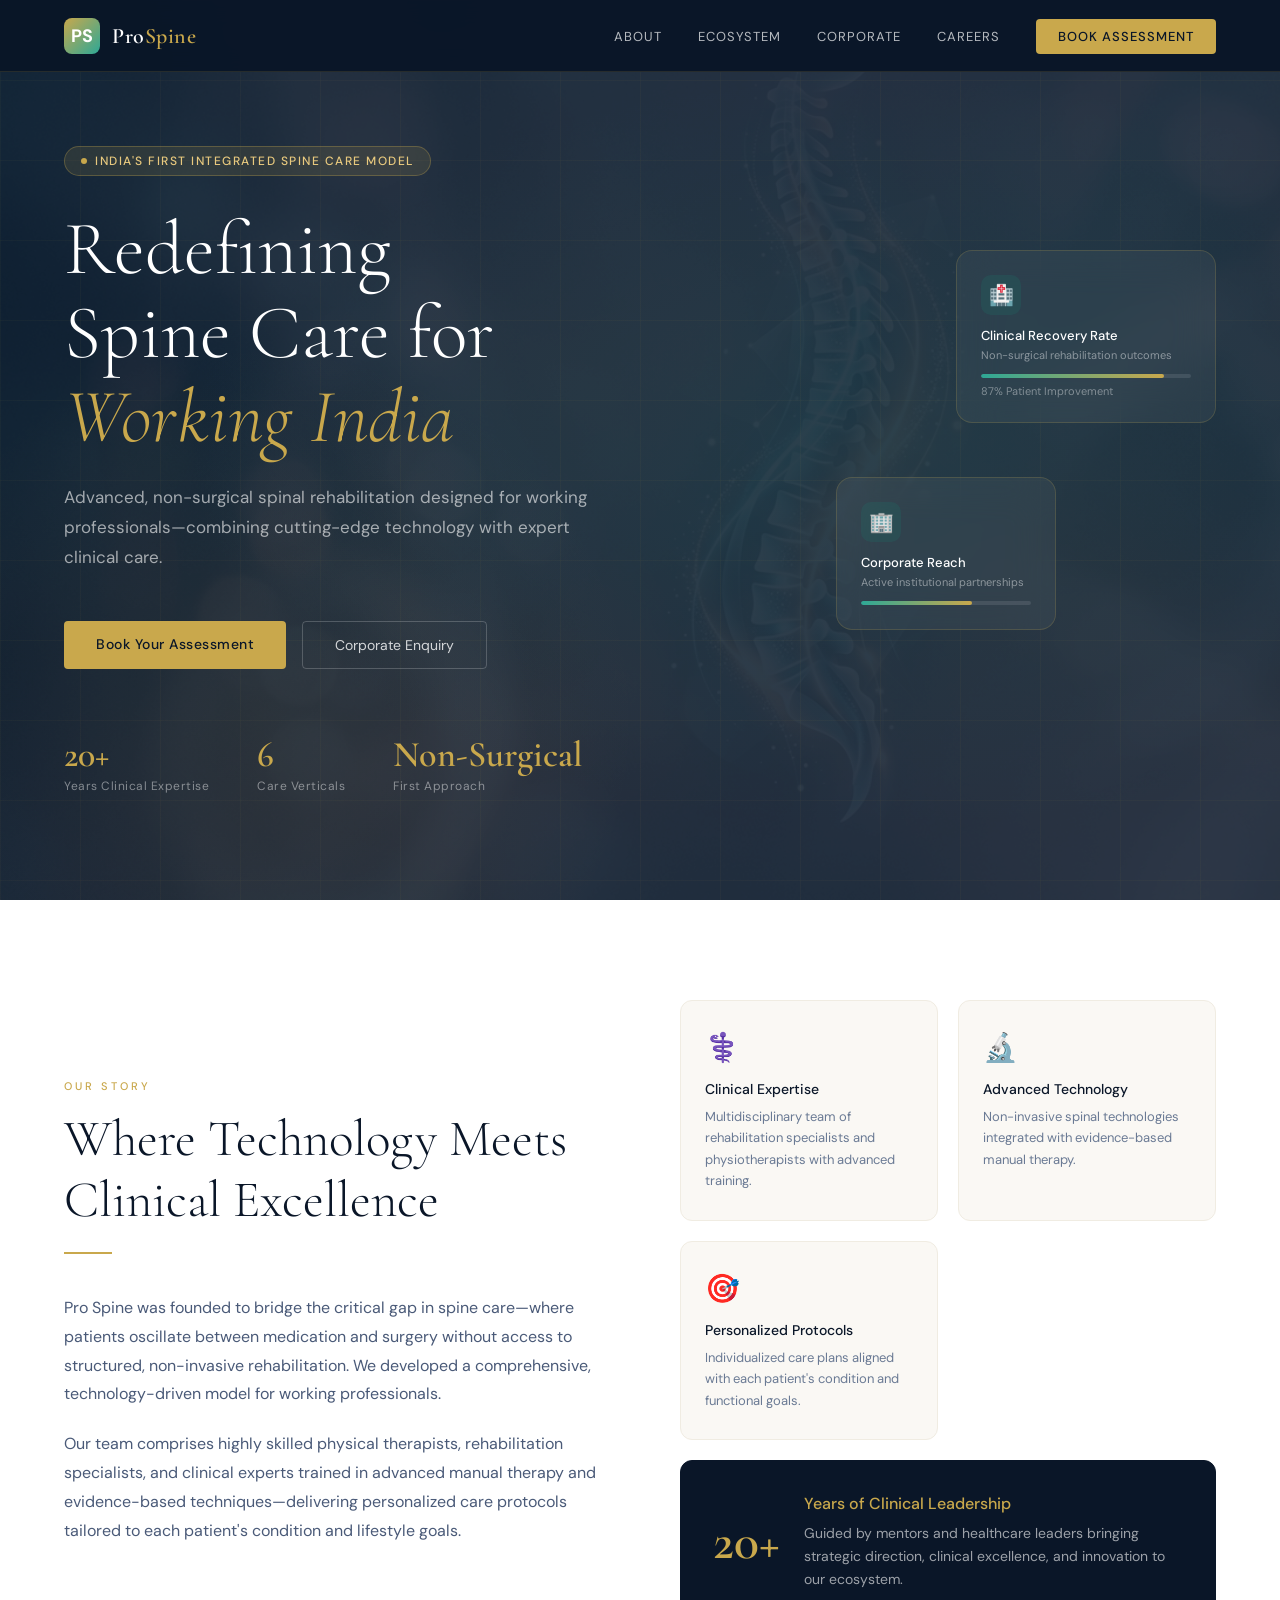
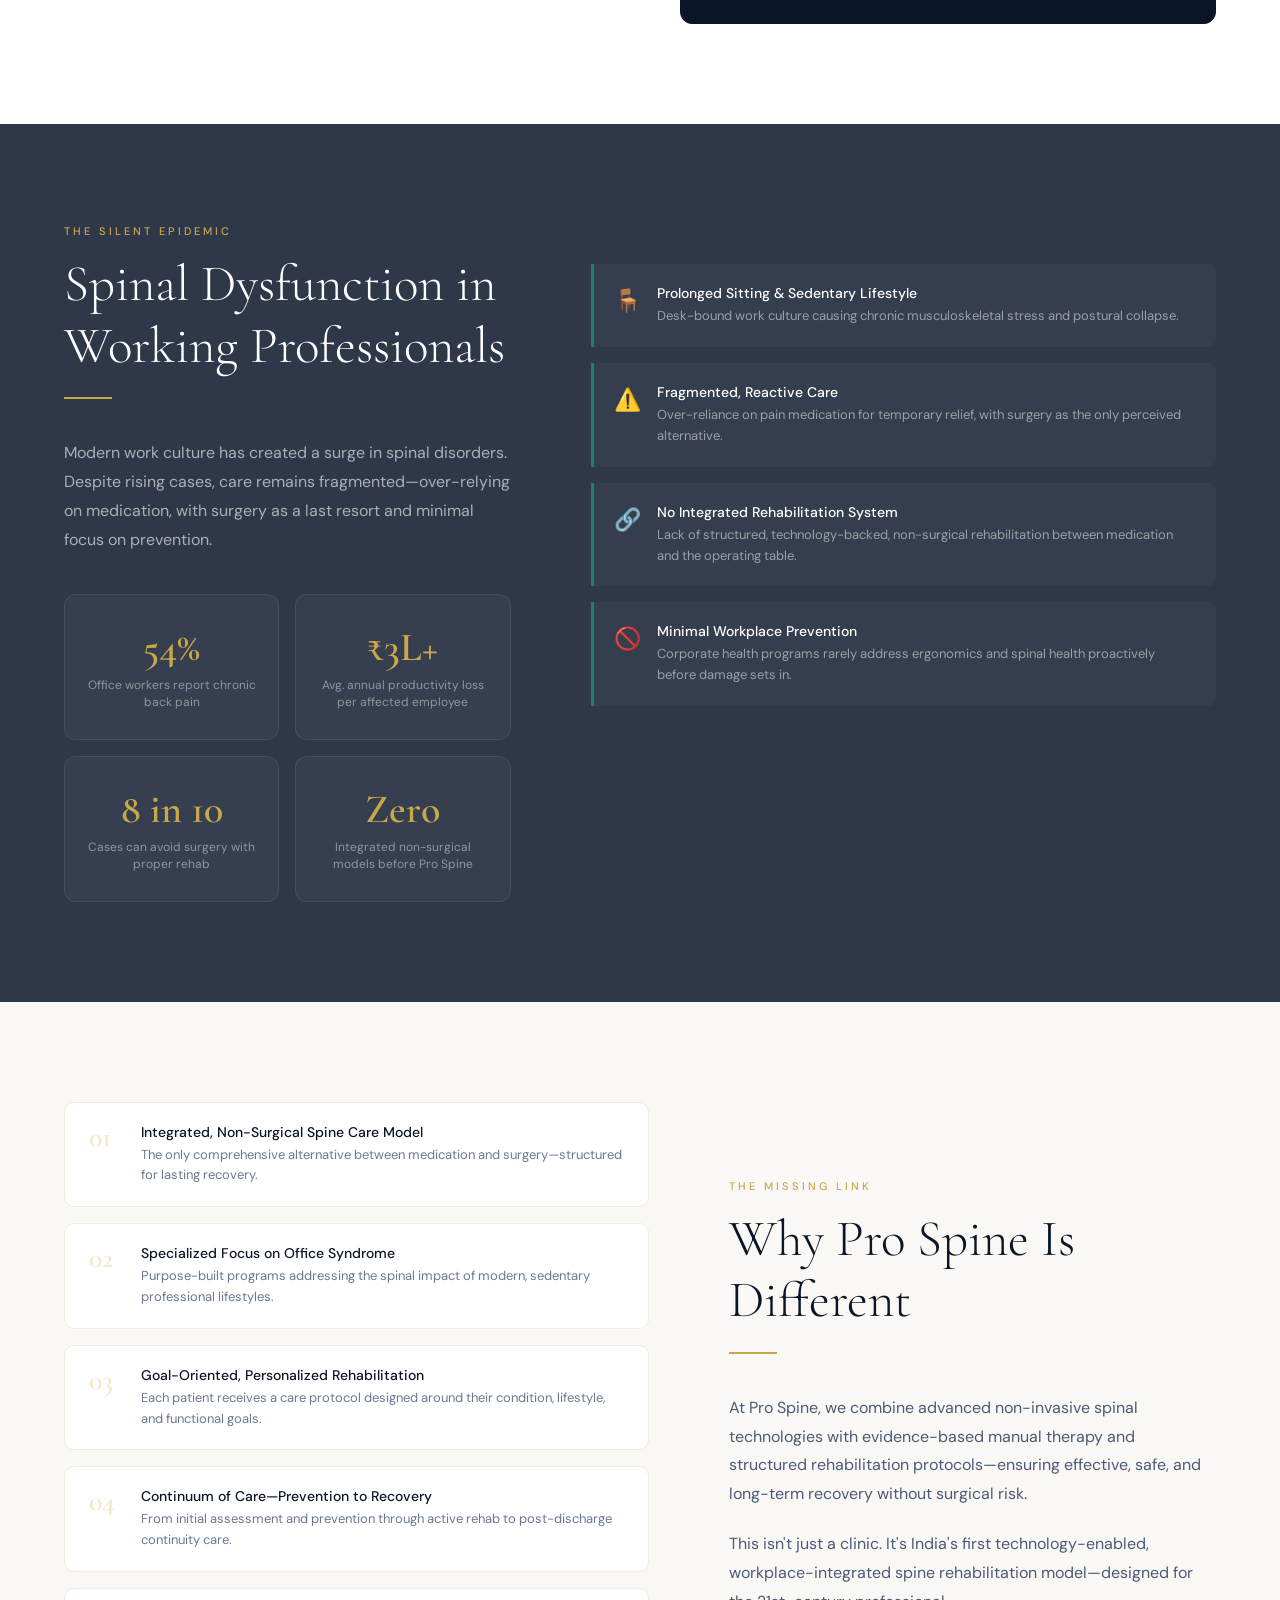
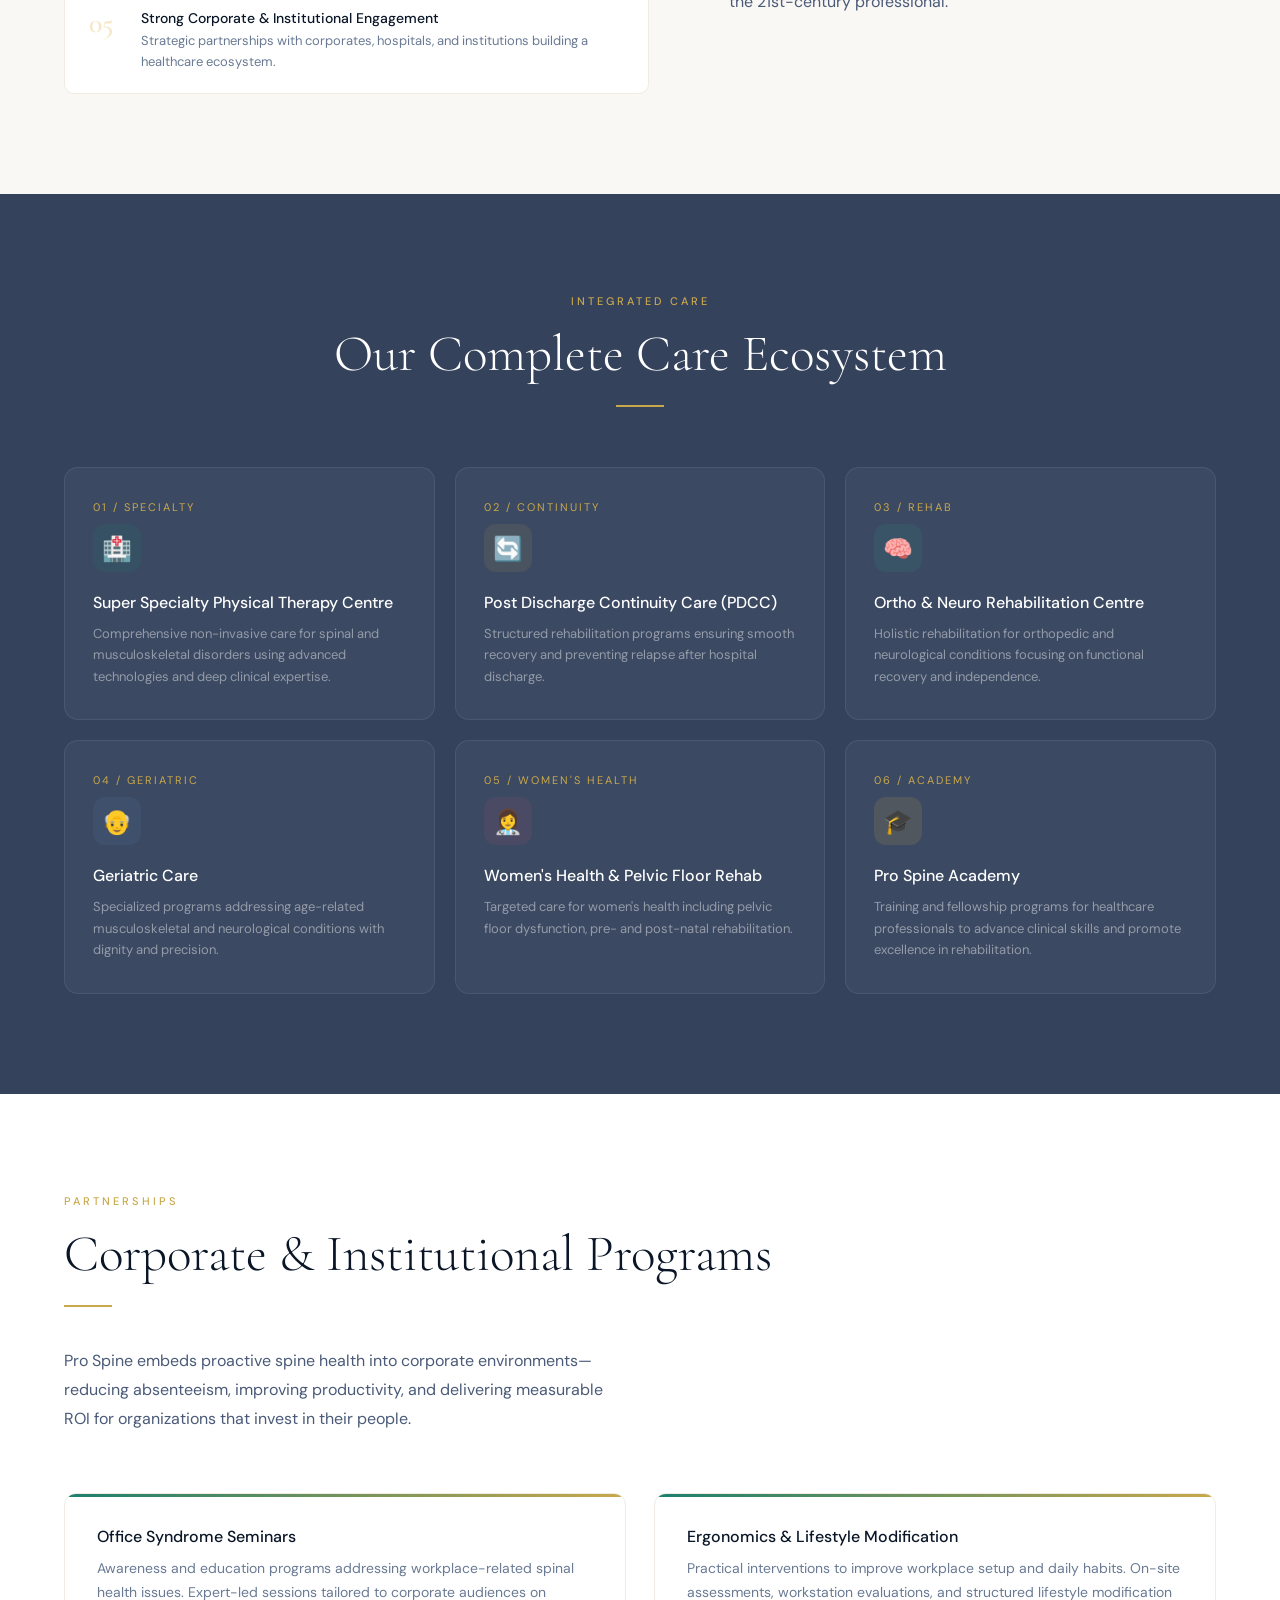
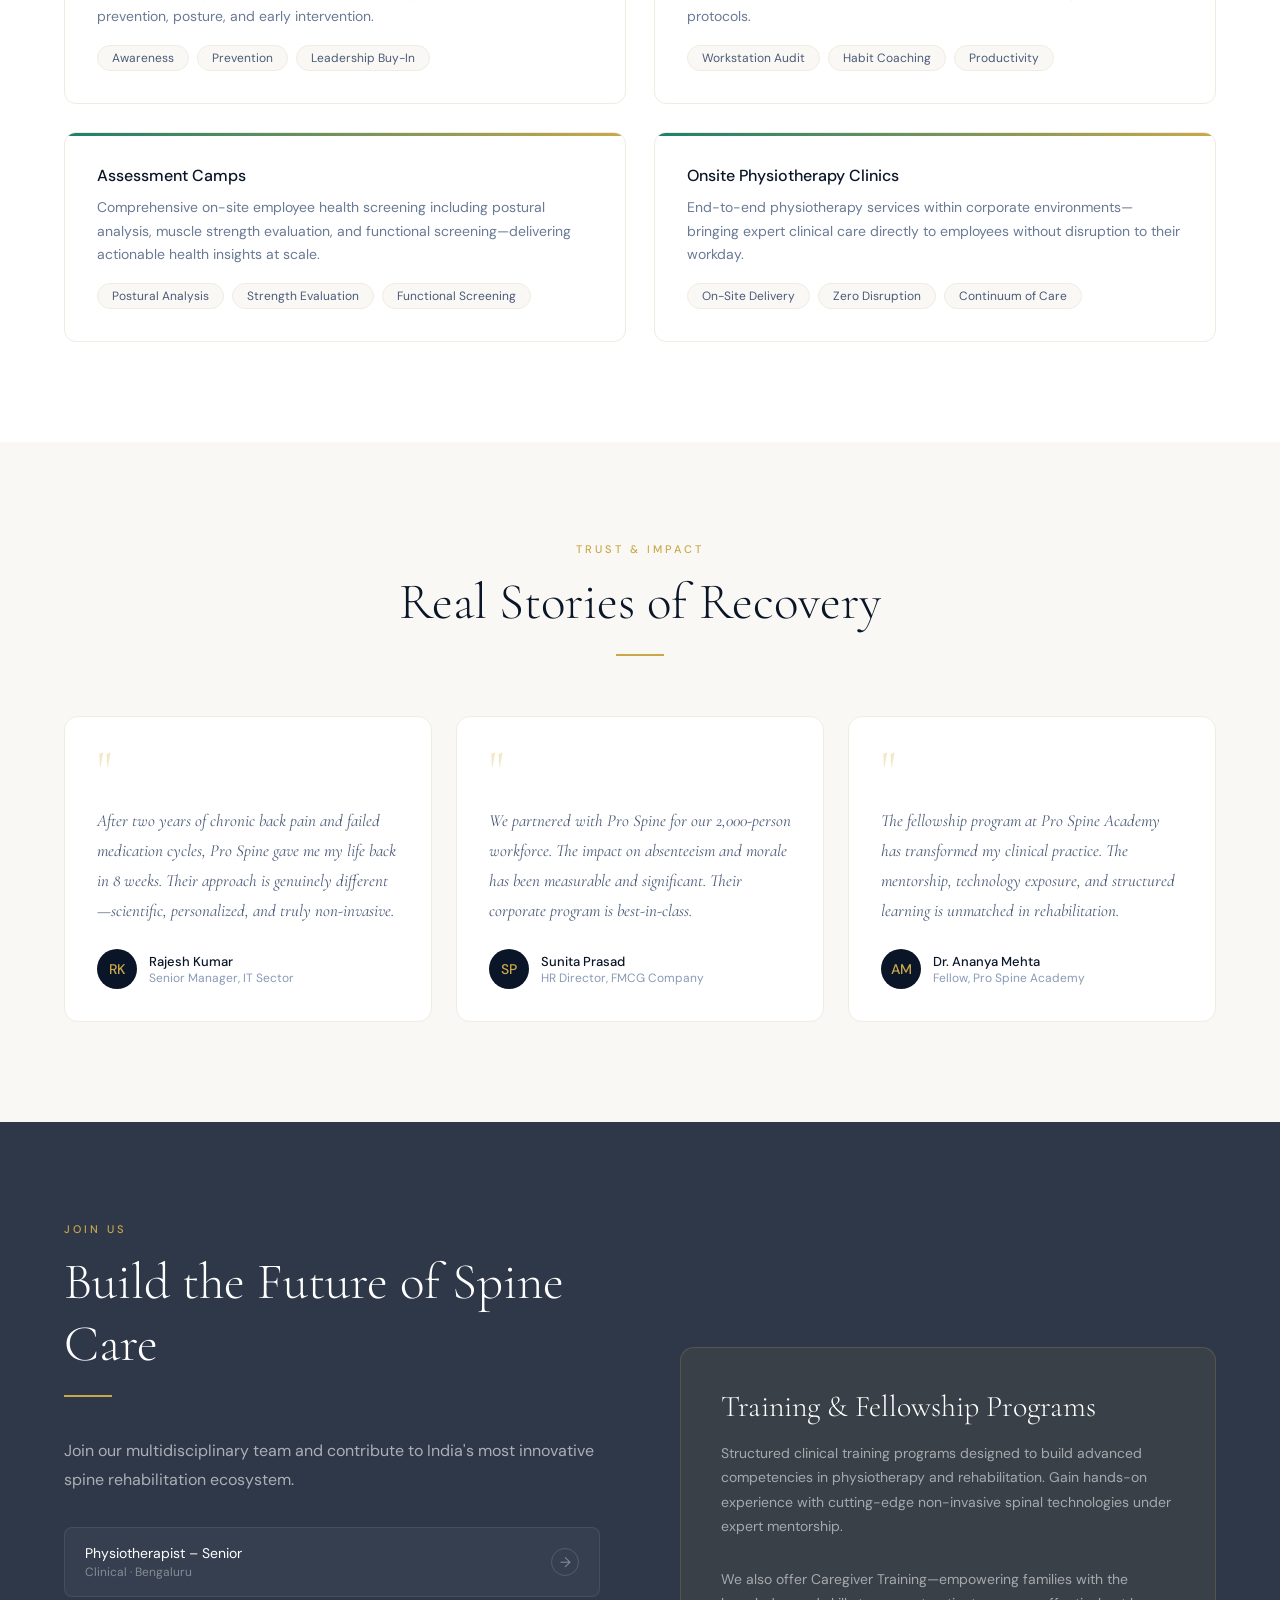
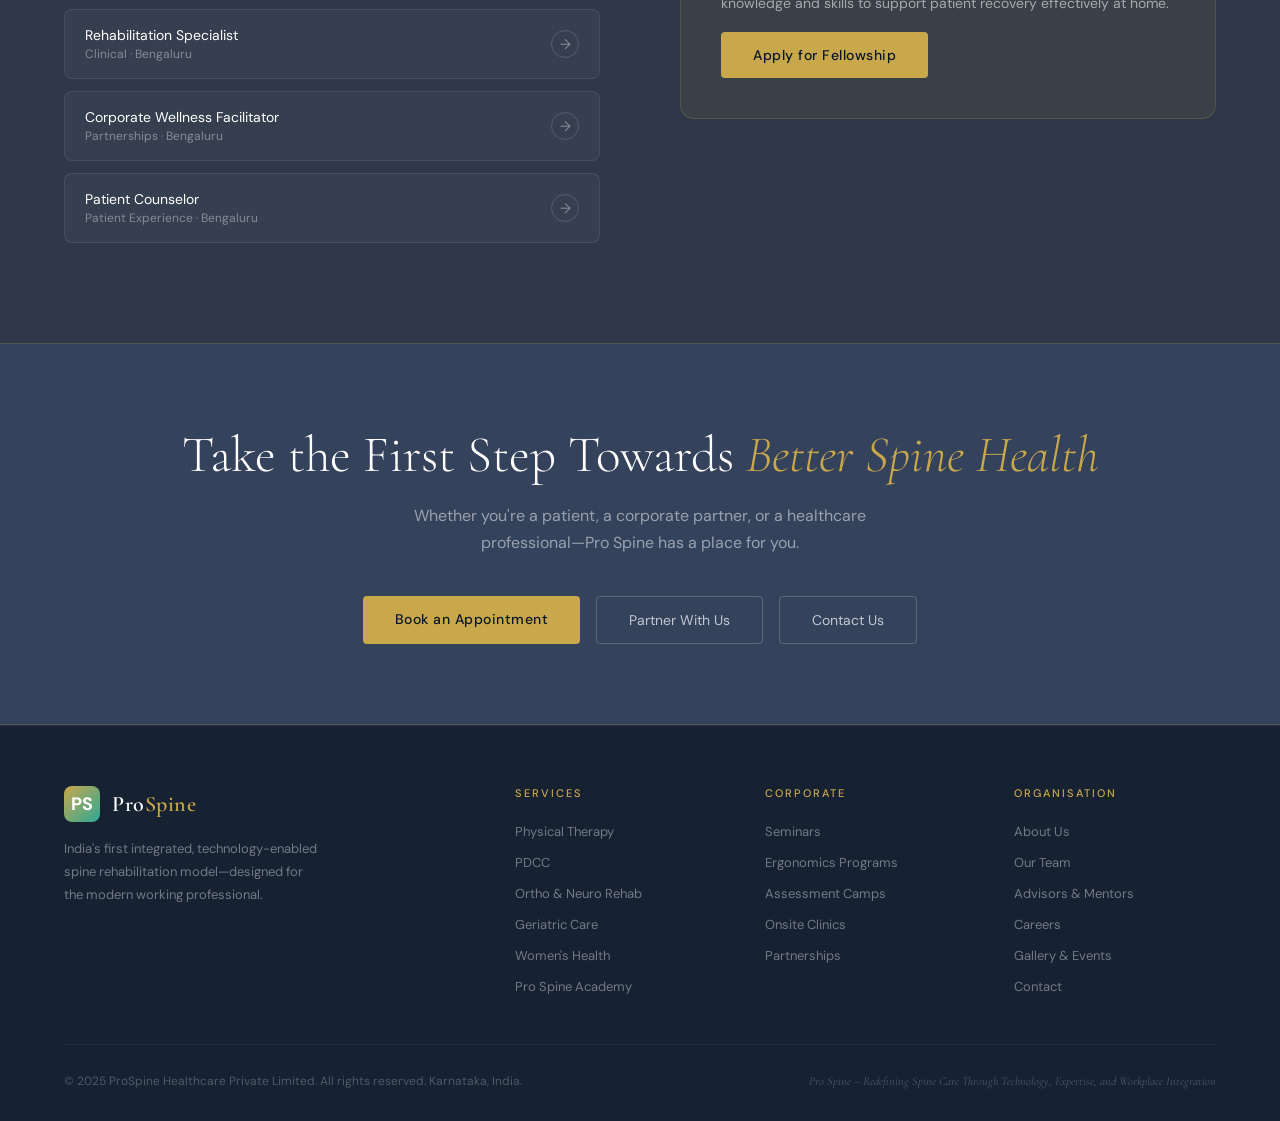
<file: Design/prospine_website (2).html>
<!DOCTYPE html>
<html lang="en">
<head>
<meta charset="UTF-8">
<meta name="viewport" content="width=device-width, initial-scale=1.0">
<title>Pro Spine – Redefining Spine Care</title>
<link href="https://fonts.googleapis.com/css2?family=Cormorant+Garamond:ital,wght@0,300;0,400;0,600;1,300;1,400&family=DM+Sans:wght@300;400;500&display=swap" rel="stylesheet">
<style>
  :root {
    --navy: #0a1628;
    --navy-mid: #112240;
    --navy-light: #1e3a5f;
    --gold: #c9a84c;
    --gold-light: #e8c97e;
    --gold-pale: #f5e8c8;
    --cream: #faf8f4;
    --cream-mid: #f0ece2;
    --teal: #1d7f6e;
    --teal-light: #2ea896;
    --white: #ffffff;
    --text-muted: #8a9ab5;
    --border: rgba(201,168,76,0.2);
  }

  * { margin: 0; padding: 0; box-sizing: border-box; }

  html { scroll-behavior: smooth; }

  body {
    font-family: 'DM Sans', sans-serif;
    background-image: url('bg.png');
    background-size: cover;
    background-attachment: fixed;
    background-repeat: no-repeat;

    color: var(--navy);
    overflow-x: hidden;
  }

  /* ── NAV ── */
  nav {
    position: fixed; top: 0; left: 0; right: 0; z-index: 999;
    background: rgba(10,22,40,0.97);
    backdrop-filter: blur(12px);
    border-bottom: 1px solid rgba(201,168,76,0.15);
    padding: 0 5%;
    display: flex; align-items: center; justify-content: space-between;
    height: 72px;
  }

  .nav-logo {
    display: flex; align-items: center; gap: 12px;
  }

  .logo-icon {
    width: 36px; height: 36px;
    background: linear-gradient(135deg, var(--gold), var(--teal-light));
    border-radius: 8px;
    display: flex; align-items: center; justify-content: center;
    font-size: 18px;
    color: white;
    font-weight: bold;
  }

  .nav-logo-text {
    font-family: 'Cormorant Garamond', serif;
    font-size: 22px; font-weight: 600;
    color: var(--white);
    letter-spacing: 0.5px;
  }

  .nav-logo-text span { color: var(--gold); }

  nav ul {
    display: flex; gap: 36px; list-style: none;
  }

  nav ul a {
    color: rgba(255,255,255,0.7);
    text-decoration: none;
    font-size: 13px; font-weight: 400;
    letter-spacing: 1px; text-transform: uppercase;
    transition: color 0.2s;
  }

  nav ul a:hover { color: var(--gold); }

  .nav-cta {
    background: var(--gold);
    color: var(--navy) !important;
    padding: 9px 22px;
    border-radius: 4px;
    font-weight: 500 !important;
  }

  .nav-cta:hover { background: var(--gold-light) !important; color: var(--navy) !important; }

  /* ── HERO ── */
  .hero {
    min-height: 100vh;
    background: rgba(10, 22, 40, 0.85);
    display: flex; align-items: center;
    position: relative; overflow: hidden;
    padding: 120px 5% 80px;
  }

  .hero-bg {
    position: absolute; inset: 0;
    background: radial-gradient(ellipse 80% 60% at 70% 50%, rgba(29,127,110,0.12) 0%, transparent 70%),
                radial-gradient(ellipse 50% 70% at 20% 80%, rgba(201,168,76,0.08) 0%, transparent 60%);
  }

  .hero-grid-lines {
    position: absolute; inset: 0;
    background-image:
      linear-gradient(rgba(201,168,76,0.04) 1px, transparent 1px),
      linear-gradient(90deg, rgba(201,168,76,0.04) 1px, transparent 1px);
    background-size: 80px 80px;
  }

  .hero-content {
    position: relative; z-index: 2;
    max-width: 700px;
  }

  .hero-badge {
    display: inline-flex; align-items: center; gap: 8px;
    background: rgba(201,168,76,0.12);
    border: 1px solid rgba(201,168,76,0.3);
    border-radius: 40px;
    padding: 6px 16px;
    font-size: 12px; font-weight: 500;
    color: var(--gold-light);
    letter-spacing: 1.5px; text-transform: uppercase;
    margin-bottom: 32px;
  }

  .hero-badge-dot {
    width: 6px; height: 6px; border-radius: 50%;
    background: var(--gold);
    animation: pulse-dot 2s infinite;
  }

  @keyframes pulse-dot {
    0%, 100% { opacity: 1; }
    50% { opacity: 0.4; }
  }

  .hero h1 {
    font-family: 'Cormorant Garamond', serif;
    font-size: clamp(42px, 6vw, 76px);
    font-weight: 300;
    color: var(--white);
    line-height: 1.1;
    margin-bottom: 24px;
  }

  .hero h1 em {
    font-style: italic;
    color: var(--gold);
  }

  .hero-sub {
    font-size: 17px; line-height: 1.75;
    color: rgba(255,255,255,0.6);
    max-width: 540px;
    margin-bottom: 48px;
  }

  .hero-actions {
    display: flex; gap: 16px; flex-wrap: wrap;
    margin-bottom: 64px;
  }

  .btn-primary {
    background: var(--gold);
    color: var(--navy);
    padding: 14px 32px;
    border: none; border-radius: 4px;
    font-family: 'DM Sans', sans-serif;
    font-size: 14px; font-weight: 500;
    letter-spacing: 0.5px;
    cursor: pointer;
    text-decoration: none;
    display: inline-block;
    transition: background 0.2s, transform 0.15s;
  }

  .btn-primary:hover { background: var(--gold-light); transform: translateY(-1px); }

  .btn-outline {
    background: transparent;
    color: rgba(255,255,255,0.8);
    padding: 14px 32px;
    border: 1px solid rgba(255,255,255,0.2);
    border-radius: 4px;
    font-family: 'DM Sans', sans-serif;
    font-size: 14px; font-weight: 400;
    cursor: pointer;
    text-decoration: none;
    display: inline-block;
    transition: border-color 0.2s, color 0.2s;
  }

  .btn-outline:hover { border-color: var(--gold); color: var(--gold); }

  .hero-stats {
    display: flex; gap: 48px;
  }

  .hero-stat-item {}

  .hero-stat-num {
    font-family: 'Cormorant Garamond', serif;
    font-size: 36px; font-weight: 600;
    color: var(--gold);
  }

  .hero-stat-label {
    font-size: 12px; color: rgba(255,255,255,0.45);
    letter-spacing: 0.5px; margin-top: 2px;
  }

  .hero-visual {
    position: absolute; right: 5%; top: 50%; transform: translateY(-50%);
    width: 380px; height: 480px;
  }

  .hero-card-float {
    position: absolute;
    background: rgba(255,255,255,0.05);
    border: 1px solid rgba(201,168,76,0.2);
    border-radius: 16px;
    padding: 24px;
    backdrop-filter: blur(20px);
  }

  .hc1 { width: 260px; top: 40px; right: 0; animation: float1 6s ease-in-out infinite; }
  .hc2 { width: 220px; bottom: 60px; left: 0; animation: float2 7s ease-in-out infinite; }

  @keyframes float1 {
    0%, 100% { transform: translateY(0); }
    50% { transform: translateY(-12px); }
  }

  @keyframes float2 {
    0%, 100% { transform: translateY(0); }
    50% { transform: translateY(10px); }
  }

  .hc-icon {
    width: 40px; height: 40px;
    background: rgba(29,127,110,0.2);
    border-radius: 10px;
    display: flex; align-items: center; justify-content: center;
    font-size: 20px; margin-bottom: 12px;
  }

  .hc-title {
    font-size: 13px; font-weight: 500; color: white;
    margin-bottom: 4px;
  }

  .hc-sub { font-size: 11px; color: rgba(255,255,255,0.45); }

  .hc-bar {
    height: 4px; background: rgba(255,255,255,0.1);
    border-radius: 2px; margin-top: 12px;
    overflow: hidden;
  }

  .hc-bar-fill {
    height: 100%; border-radius: 2px;
    background: linear-gradient(90deg, var(--teal-light), var(--gold));
  }

  /* ── SECTIONS SHARED ── */
  section { padding: 100px 5%; }

  .section-label {
    font-size: 11px; font-weight: 500;
    letter-spacing: 3px; text-transform: uppercase;
    color: var(--gold); margin-bottom: 16px;
  }

  .section-title {
    font-family: 'Cormorant Garamond', serif;
    font-size: clamp(34px, 4vw, 54px);
    font-weight: 300; line-height: 1.2;
    color: var(--navy);
    margin-bottom: 20px;
  }

  .section-title.light { color: var(--white); }

  .section-desc {
    font-size: 16px; line-height: 1.8;
    color: #4a5a78; max-width: 560px;
  }

  .section-desc.light { color: rgba(255,255,255,0.6); }

  .divider {
    width: 48px; height: 2px;
    background: var(--gold);
    margin: 20px 0 40px;
  }

  /* ── ABOUT ── */
  .about { background: var(--white); }

  .about-inner {
    display: grid; grid-template-columns: 1fr 1fr;
    gap: 80px; align-items: center;
  }

  .about-right {
    display: grid; grid-template-columns: 1fr 1fr;
    gap: 20px;
  }

  .about-card {
    background: var(--cream);
    border: 1px solid var(--cream-mid);
    border-radius: 12px;
    padding: 28px 24px;
  }

  .about-card-icon {
    font-size: 28px; margin-bottom: 14px;
  }

  .about-card h4 {
    font-size: 14px; font-weight: 500;
    color: var(--navy); margin-bottom: 8px;
  }

  .about-card p {
    font-size: 13px; line-height: 1.65;
    color: #6a7a94;
  }

  .about-card.accent {
    background: var(--navy);
    border-color: var(--navy);
    grid-column: 1 / -1;
    padding: 32px;
    display: flex; gap: 24px; align-items: center;
  }

  .about-card.accent h4 { color: var(--gold); font-size: 16px; }
  .about-card.accent p { color: rgba(255,255,255,0.6); font-size: 14px; }

  .accent-num {
    font-family: 'Cormorant Garamond', serif;
    font-size: 52px; font-weight: 600;
    color: var(--gold); line-height: 1;
    flex-shrink: 0;
  }

  /* ── PROBLEM ── */
  .problem { background: rgba(10, 22, 40, 0.85); }

  .problem-inner {
    display: grid; grid-template-columns: 1fr 1.4fr;
    gap: 80px; align-items: start;
  }

  .problem-stats {
    display: grid; grid-template-columns: 1fr 1fr;
    gap: 16px;
  }

  .stat-box {
    background: rgba(255,255,255,0.04);
    border: 1px solid rgba(255,255,255,0.08);
    border-radius: 12px;
    padding: 28px 20px;
    text-align: center;
  }

  .stat-box-num {
    font-family: 'Cormorant Garamond', serif;
    font-size: 40px; font-weight: 600;
    color: var(--gold);
  }

  .stat-box-label {
    font-size: 12px; color: rgba(255,255,255,0.45);
    margin-top: 6px; line-height: 1.4;
  }

  .problem-points {
    display: flex; flex-direction: column; gap: 16px;
    margin-top: 40px;
  }

  .problem-point {
    display: flex; gap: 16px; align-items: flex-start;
    padding: 20px;
    background: rgba(255,255,255,0.03);
    border-left: 3px solid var(--teal);
    border-radius: 0 8px 8px 0;
  }

  .pp-icon { font-size: 22px; flex-shrink: 0; margin-top: 2px; }

  .pp-title { font-size: 14px; font-weight: 500; color: white; margin-bottom: 4px; }
  .pp-text { font-size: 13px; color: rgba(255,255,255,0.5); line-height: 1.6; }

  /* ── SOLUTION ── */
  .solution { background: var(--cream); }

  .solution-inner {
    display: grid; grid-template-columns: 1.2fr 1fr;
    gap: 80px; align-items: center;
  }

  .why-list { display: flex; flex-direction: column; gap: 16px; }

  .why-item {
    display: flex; gap: 16px; align-items: flex-start;
    padding: 20px 24px;
    background: white;
    border: 1px solid var(--cream-mid);
    border-radius: 10px;
    transition: border-color 0.2s, transform 0.2s;
  }

  .why-item:hover { border-color: var(--gold); transform: translateX(4px); }

  .why-num {
    font-family: 'Cormorant Garamond', serif;
    font-size: 28px; font-weight: 600;
    color: var(--gold-pale);
    flex-shrink: 0; line-height: 1;
    width: 36px;
  }

  .why-content h4 {
    font-size: 14px; font-weight: 500;
    color: var(--navy); margin-bottom: 4px;
  }

  .why-content p { font-size: 13px; color: #6a7a94; line-height: 1.6; }

  /* ── ECOSYSTEM ── */
  .ecosystem { background: rgba(17, 34, 64, 0.85); }

  .eco-grid {
    display: grid;
    grid-template-columns: repeat(3, 1fr);
    gap: 20px;
    margin-top: 60px;
  }

  .eco-card {
    background: rgba(255,255,255,0.04);
    border: 1px solid rgba(255,255,255,0.08);
    border-radius: 14px;
    padding: 32px 28px;
    transition: background 0.3s, border-color 0.3s, transform 0.2s;
    cursor: default;
  }

  .eco-card:hover {
    background: rgba(201,168,76,0.08);
    border-color: rgba(201,168,76,0.3);
    transform: translateY(-4px);
  }

  .eco-icon {
    width: 48px; height: 48px;
    border-radius: 12px;
    display: flex; align-items: center; justify-content: center;
    font-size: 24px; margin-bottom: 20px;
  }

  .eco-num {
    font-size: 11px; color: var(--gold);
    letter-spacing: 2px; text-transform: uppercase;
    margin-bottom: 10px;
  }

  .eco-card h3 {
    font-size: 16px; font-weight: 500;
    color: white; margin-bottom: 10px;
  }

  .eco-card p { font-size: 13px; color: rgba(255,255,255,0.45); line-height: 1.65; }

  /* ── CORPORATE ── */
  .corporate { background: white; }

  .corp-grid {
    display: grid; grid-template-columns: repeat(2, 1fr);
    gap: 28px; margin-top: 60px;
  }

  .corp-card {
    border: 1px solid var(--cream-mid);
    border-radius: 12px;
    padding: 32px;
    position: relative; overflow: hidden;
  }

  .corp-card::before {
    content: '';
    position: absolute; top: 0; left: 0; right: 0;
    height: 3px;
    background: linear-gradient(90deg, var(--teal), var(--gold));
  }

  .corp-card h3 {
    font-size: 16px; font-weight: 500;
    color: var(--navy); margin-bottom: 10px;
  }

  .corp-card p { font-size: 14px; color: #6a7a94; line-height: 1.7; }

  .corp-tags {
    display: flex; gap: 8px; flex-wrap: wrap; margin-top: 16px;
  }

  .tag {
    background: var(--cream);
    border: 1px solid var(--cream-mid);
    border-radius: 40px;
    padding: 4px 14px;
    font-size: 12px; color: #4a5a78;
  }

  /* ── TESTIMONIALS ── */
  .testimonials { background: var(--cream); }

  .testi-grid {
    display: grid; grid-template-columns: repeat(3, 1fr);
    gap: 24px; margin-top: 60px;
  }

  .testi-card {
    background: white;
    border: 1px solid var(--cream-mid);
    border-radius: 14px;
    padding: 32px;
  }

  .testi-quote {
    font-family: 'Cormorant Garamond', serif;
    font-size: 52px; line-height: 0.8;
    color: var(--gold-pale); margin-bottom: 16px;
  }

  .testi-text {
    font-size: 14px; line-height: 1.75;
    color: #4a5a78; margin-bottom: 24px;
    font-style: italic;
    font-family: 'Cormorant Garamond', serif;
    font-size: 17px;
  }

  .testi-author {
    display: flex; align-items: center; gap: 12px;
  }

  .testi-avatar {
    width: 40px; height: 40px; border-radius: 50%;
    background: var(--navy);
    display: flex; align-items: center; justify-content: center;
    font-size: 14px; font-weight: 500; color: var(--gold);
  }

  .testi-name { font-size: 13px; font-weight: 500; color: var(--navy); }
  .testi-role { font-size: 12px; color: #8a9ab5; }

  /* ── CAREERS ── */
  .careers { background: rgba(10, 22, 40, 0.85); }

  .careers-inner {
    display: grid; grid-template-columns: 1fr 1fr;
    gap: 80px; align-items: center;
  }

  .role-list { display: flex; flex-direction: column; gap: 12px; margin-top: 32px; }

  .role-item {
    display: flex; justify-content: space-between; align-items: center;
    padding: 16px 20px;
    background: rgba(255,255,255,0.04);
    border: 1px solid rgba(255,255,255,0.08);
    border-radius: 8px;
    transition: border-color 0.2s;
  }

  .role-item:hover { border-color: var(--gold); }

  .role-title { font-size: 14px; color: white; }
  .role-dept { font-size: 12px; color: rgba(255,255,255,0.4); margin-top: 2px; }

  .role-arrow {
    width: 28px; height: 28px; border-radius: 50%;
    border: 1px solid rgba(255,255,255,0.15);
    display: flex; align-items: center; justify-content: center;
    color: rgba(255,255,255,0.4); font-size: 14px;
  }

  .training-card {
    background: rgba(201,168,76,0.08);
    border: 1px solid rgba(201,168,76,0.2);
    border-radius: 14px;
    padding: 40px;
  }

  .training-card h3 {
    font-family: 'Cormorant Garamond', serif;
    font-size: 30px; font-weight: 300;
    color: white; margin-bottom: 16px;
  }

  .training-card p { font-size: 14px; color: rgba(255,255,255,0.55); line-height: 1.75; margin-bottom: 28px; }

  /* ── CTA BANNER ── */
  .cta-banner {
    background: rgba(17, 34, 64, 0.85);
    border-top: 1px solid var(--border);
    border-bottom: 1px solid var(--border);
    padding: 80px 5%;
    text-align: center;
  }

  .cta-banner h2 {
    font-family: 'Cormorant Garamond', serif;
    font-size: clamp(32px, 4vw, 52px);
    font-weight: 300; color: white;
    margin-bottom: 16px;
  }

  .cta-banner h2 em { color: var(--gold); font-style: italic; }

  .cta-banner p {
    font-size: 16px; color: rgba(255,255,255,0.5);
    max-width: 500px; margin: 0 auto 40px;
    line-height: 1.7;
  }

  .cta-actions { display: flex; gap: 16px; justify-content: center; flex-wrap: wrap; }

  /* ── FOOTER ── */
  footer {
    background: rgba(10, 22, 40, 0.95);
    border-top: 1px solid rgba(255,255,255,0.06);
    padding: 60px 5% 32px;
  }

  .footer-inner {
    display: grid; grid-template-columns: 2fr 1fr 1fr 1fr;
    gap: 48px; margin-bottom: 48px;
  }

  .footer-brand p {
    font-size: 13px; color: rgba(255,255,255,0.4);
    line-height: 1.75; margin-top: 16px; max-width: 260px;
  }

  .footer-col h4 {
    font-size: 11px; font-weight: 500;
    letter-spacing: 2px; text-transform: uppercase;
    color: var(--gold); margin-bottom: 20px;
  }

  .footer-col ul { list-style: none; display: flex; flex-direction: column; gap: 10px; }

  .footer-col ul a {
    font-size: 13px; color: rgba(255,255,255,0.4);
    text-decoration: none; transition: color 0.2s;
  }

  .footer-col ul a:hover { color: rgba(255,255,255,0.8); }

  .footer-bottom {
    border-top: 1px solid rgba(255,255,255,0.06);
    padding-top: 28px;
    display: flex; justify-content: space-between; align-items: center;
  }

  .footer-bottom p { font-size: 12px; color: rgba(255,255,255,0.25); }

  .footer-tagline {
    font-family: 'Cormorant Garamond', serif;
    font-size: 13px; font-style: italic;
    color: rgba(201,168,76,0.5);
  }

  /* ── SCROLL REVEAL ── */
  .reveal {
    opacity: 0; transform: translateY(28px);
    transition: opacity 0.7s ease, transform 0.7s ease;
  }

  .reveal.visible {
    opacity: 1; transform: translateY(0);
  }

  .reveal-delay-1 { transition-delay: 0.1s; }
  .reveal-delay-2 { transition-delay: 0.2s; }
  .reveal-delay-3 { transition-delay: 0.3s; }
  .reveal-delay-4 { transition-delay: 0.4s; }
  .reveal-delay-5 { transition-delay: 0.5s; }

  @media (max-width: 900px) {
    .about-inner, .problem-inner, .solution-inner, .careers-inner { grid-template-columns: 1fr; }
    .eco-grid, .testi-grid { grid-template-columns: 1fr 1fr; }
    .corp-grid { grid-template-columns: 1fr; }
    .footer-inner { grid-template-columns: 1fr 1fr; }
    .hero-visual { display: none; }
    nav ul { display: none; }
  }

  @media (max-width: 600px) {
    .eco-grid, .testi-grid, .about-right, .problem-stats { grid-template-columns: 1fr; }
    .footer-inner { grid-template-columns: 1fr; }
    .hero-stats { gap: 28px; flex-wrap: wrap; }
  }
</style>
</head>
<body>

<!-- NAV -->
<nav>
  <div class="nav-logo">
    <div class="logo-icon">PS</div>
    <span class="nav-logo-text">Pro<span>Spine</span></span>
  </div>
  <ul>
    <li><a href="#about">About</a></li>
    <li><a href="#ecosystem">Ecosystem</a></li>
    <li><a href="#corporate">Corporate</a></li>
    <li><a href="#careers">Careers</a></li>
    <li><a href="#contact" class="nav-cta">Book Assessment</a></li>
  </ul>
</nav>

<!-- HERO -->
<section class="hero">
  <div class="hero-bg"></div>
  <div class="hero-grid-lines"></div>

  <div class="hero-content">
    <div class="hero-badge">
      <div class="hero-badge-dot"></div>
      India's First Integrated Spine Care Model
    </div>

    <h1>
      Redefining<br>
      Spine Care for<br>
      <em>Working India</em>
    </h1>

    <p class="hero-sub">
      Advanced, non-surgical spinal rehabilitation designed for working professionals—combining cutting-edge technology with expert clinical care.
    </p>

    <div class="hero-actions">
      <a href="#contact" class="btn-primary">Book Your Assessment</a>
      <a href="#corporate" class="btn-outline">Corporate Enquiry</a>
    </div>

    <div class="hero-stats">
      <div class="hero-stat-item">
        <div class="hero-stat-num">20+</div>
        <div class="hero-stat-label">Years Clinical Expertise</div>
      </div>
      <div class="hero-stat-item">
        <div class="hero-stat-num">6</div>
        <div class="hero-stat-label">Care Verticals</div>
      </div>
      <div class="hero-stat-item">
        <div class="hero-stat-num">Non-Surgical</div>
        <div class="hero-stat-label">First Approach</div>
      </div>
    </div>
  </div>

  <div class="hero-visual">
    <div class="hero-card-float hc1">
      <div class="hc-icon">🏥</div>
      <div class="hc-title">Clinical Recovery Rate</div>
      <div class="hc-sub">Non-surgical rehabilitation outcomes</div>
      <div class="hc-bar"><div class="hc-bar-fill" style="width:87%"></div></div>
      <div style="font-size:11px;color:rgba(255,255,255,0.4);margin-top:6px;">87% Patient Improvement</div>
    </div>
    <div class="hero-card-float hc2">
      <div class="hc-icon">🏢</div>
      <div class="hc-title">Corporate Reach</div>
      <div class="hc-sub">Active institutional partnerships</div>
      <div class="hc-bar"><div class="hc-bar-fill" style="width:65%"></div></div>
    </div>
  </div>
</section>

<!-- ABOUT -->
<section class="about" id="about">
  <div class="about-inner">
    <div class="about-left reveal">
      <div class="section-label">Our Story</div>
      <h2 class="section-title">Where Technology Meets Clinical Excellence</h2>
      <div class="divider"></div>
      <p class="section-desc">
        Pro Spine was founded to bridge the critical gap in spine care—where patients oscillate between medication and surgery without access to structured, non-invasive rehabilitation. We developed a comprehensive, technology-driven model for working professionals.
      </p>
      <br>
      <p class="section-desc">
        Our team comprises highly skilled physical therapists, rehabilitation specialists, and clinical experts trained in advanced manual therapy and evidence-based techniques—delivering personalized care protocols tailored to each patient's condition and lifestyle goals.
      </p>
    </div>

    <div class="about-right">
      <div class="about-card reveal reveal-delay-1">
        <div class="about-card-icon">⚕️</div>
        <h4>Clinical Expertise</h4>
        <p>Multidisciplinary team of rehabilitation specialists and physiotherapists with advanced training.</p>
      </div>
      <div class="about-card reveal reveal-delay-2">
        <div class="about-card-icon">🔬</div>
        <h4>Advanced Technology</h4>
        <p>Non-invasive spinal technologies integrated with evidence-based manual therapy.</p>
      </div>
      <div class="about-card reveal reveal-delay-3">
        <div class="about-card-icon">🎯</div>
        <h4>Personalized Protocols</h4>
        <p>Individualized care plans aligned with each patient's condition and functional goals.</p>
      </div>
      <div class="about-card accent reveal reveal-delay-4">
        <div class="accent-num">20+</div>
        <div>
          <h4>Years of Clinical Leadership</h4>
          <p>Guided by mentors and healthcare leaders bringing strategic direction, clinical excellence, and innovation to our ecosystem.</p>
        </div>
      </div>
    </div>
  </div>
</section>

<!-- PROBLEM -->
<section class="problem" id="problem">
  <div class="problem-inner">
    <div class="reveal">
      <div class="section-label" style="color:var(--gold)">The Silent Epidemic</div>
      <h2 class="section-title light">Spinal Dysfunction in Working Professionals</h2>
      <div class="divider"></div>
      <p class="section-desc light">
        Modern work culture has created a surge in spinal disorders. Despite rising cases, care remains fragmented—over-relying on medication, with surgery as a last resort and minimal focus on prevention.
      </p>

      <div class="problem-stats" style="margin-top:40px">
        <div class="stat-box reveal reveal-delay-1">
          <div class="stat-box-num">54%</div>
          <div class="stat-box-label">Office workers report chronic back pain</div>
        </div>
        <div class="stat-box reveal reveal-delay-2">
          <div class="stat-box-num">₹3L+</div>
          <div class="stat-box-label">Avg. annual productivity loss per affected employee</div>
        </div>
        <div class="stat-box reveal reveal-delay-3">
          <div class="stat-box-num">8 in 10</div>
          <div class="stat-box-label">Cases can avoid surgery with proper rehab</div>
        </div>
        <div class="stat-box reveal reveal-delay-4">
          <div class="stat-box-num">Zero</div>
          <div class="stat-box-label">Integrated non-surgical models before Pro Spine</div>
        </div>
      </div>
    </div>

    <div class="problem-points">
      <div class="problem-point reveal reveal-delay-1">
        <div class="pp-icon">🪑</div>
        <div>
          <div class="pp-title">Prolonged Sitting & Sedentary Lifestyle</div>
          <div class="pp-text">Desk-bound work culture causing chronic musculoskeletal stress and postural collapse.</div>
        </div>
      </div>
      <div class="problem-point reveal reveal-delay-2">
        <div class="pp-icon">⚠️</div>
        <div>
          <div class="pp-title">Fragmented, Reactive Care</div>
          <div class="pp-text">Over-reliance on pain medication for temporary relief, with surgery as the only perceived alternative.</div>
        </div>
      </div>
      <div class="problem-point reveal reveal-delay-3">
        <div class="pp-icon">🔗</div>
        <div>
          <div class="pp-title">No Integrated Rehabilitation System</div>
          <div class="pp-text">Lack of structured, technology-backed, non-surgical rehabilitation between medication and the operating table.</div>
        </div>
      </div>
      <div class="problem-point reveal reveal-delay-4">
        <div class="pp-icon">🚫</div>
        <div>
          <div class="pp-title">Minimal Workplace Prevention</div>
          <div class="pp-text">Corporate health programs rarely address ergonomics and spinal health proactively before damage sets in.</div>
        </div>
      </div>
    </div>
  </div>
</section>

<!-- SOLUTION -->
<section class="solution" id="solution">
  <div class="solution-inner">
    <div class="why-list">
      <div class="why-item reveal">
        <div class="why-num">01</div>
        <div class="why-content">
          <h4>Integrated, Non-Surgical Spine Care Model</h4>
          <p>The only comprehensive alternative between medication and surgery—structured for lasting recovery.</p>
        </div>
      </div>
      <div class="why-item reveal reveal-delay-1">
        <div class="why-num">02</div>
        <div class="why-content">
          <h4>Specialized Focus on Office Syndrome</h4>
          <p>Purpose-built programs addressing the spinal impact of modern, sedentary professional lifestyles.</p>
        </div>
      </div>
      <div class="why-item reveal reveal-delay-2">
        <div class="why-num">03</div>
        <div class="why-content">
          <h4>Goal-Oriented, Personalized Rehabilitation</h4>
          <p>Each patient receives a care protocol designed around their condition, lifestyle, and functional goals.</p>
        </div>
      </div>
      <div class="why-item reveal reveal-delay-3">
        <div class="why-num">04</div>
        <div class="why-content">
          <h4>Continuum of Care—Prevention to Recovery</h4>
          <p>From initial assessment and prevention through active rehab to post-discharge continuity care.</p>
        </div>
      </div>
      <div class="why-item reveal reveal-delay-4">
        <div class="why-num">05</div>
        <div class="why-content">
          <h4>Strong Corporate & Institutional Engagement</h4>
          <p>Strategic partnerships with corporates, hospitals, and institutions building a healthcare ecosystem.</p>
        </div>
      </div>
    </div>

    <div class="reveal reveal-delay-2">
      <div class="section-label">The Missing Link</div>
      <h2 class="section-title">Why Pro Spine Is Different</h2>
      <div class="divider"></div>
      <p class="section-desc">
        At Pro Spine, we combine advanced non-invasive spinal technologies with evidence-based manual therapy and structured rehabilitation protocols—ensuring effective, safe, and long-term recovery without surgical risk.
      </p>
      <br>
      <p class="section-desc">
        This isn't just a clinic. It's India's first technology-enabled, workplace-integrated spine rehabilitation model—designed for the 21st-century professional.
      </p>
    </div>
  </div>
</section>

<!-- ECOSYSTEM -->
<section class="ecosystem" id="ecosystem">
  <div style="text-align:center" class="reveal">
    <div class="section-label">Integrated Care</div>
    <h2 class="section-title light">Our Complete Care Ecosystem</h2>
    <div class="divider" style="margin: 20px auto 0"></div>
  </div>

  <div class="eco-grid">
    <div class="eco-card reveal">
      <div class="eco-num">01 / Specialty</div>
      <div class="eco-icon" style="background:rgba(29,127,110,0.15)">🏥</div>
      <h3>Super Specialty Physical Therapy Centre</h3>
      <p>Comprehensive non-invasive care for spinal and musculoskeletal disorders using advanced technologies and deep clinical expertise.</p>
    </div>

    <div class="eco-card reveal reveal-delay-1">
      <div class="eco-num">02 / Continuity</div>
      <div class="eco-icon" style="background:rgba(201,168,76,0.1)">🔄</div>
      <h3>Post Discharge Continuity Care (PDCC)</h3>
      <p>Structured rehabilitation programs ensuring smooth recovery and preventing relapse after hospital discharge.</p>
    </div>

    <div class="eco-card reveal reveal-delay-2">
      <div class="eco-num">03 / Rehab</div>
      <div class="eco-icon" style="background:rgba(46,168,150,0.1)">🧠</div>
      <h3>Ortho & Neuro Rehabilitation Centre</h3>
      <p>Holistic rehabilitation for orthopedic and neurological conditions focusing on functional recovery and independence.</p>
    </div>

    <div class="eco-card reveal reveal-delay-3">
      <div class="eco-num">04 / Geriatric</div>
      <div class="eco-icon" style="background:rgba(100,140,200,0.1)">👴</div>
      <h3>Geriatric Care</h3>
      <p>Specialized programs addressing age-related musculoskeletal and neurological conditions with dignity and precision.</p>
    </div>

    <div class="eco-card reveal reveal-delay-4">
      <div class="eco-num">05 / Women's Health</div>
      <div class="eco-icon" style="background:rgba(200,80,120,0.1)">👩‍⚕️</div>
      <h3>Women's Health & Pelvic Floor Rehab</h3>
      <p>Targeted care for women's health including pelvic floor dysfunction, pre- and post-natal rehabilitation.</p>
    </div>

    <div class="eco-card reveal reveal-delay-5">
      <div class="eco-num">06 / Academy</div>
      <div class="eco-icon" style="background:rgba(201,168,76,0.15)">🎓</div>
      <h3>Pro Spine Academy</h3>
      <p>Training and fellowship programs for healthcare professionals to advance clinical skills and promote excellence in rehabilitation.</p>
    </div>
  </div>
</section>

<!-- CORPORATE -->
<section class="corporate" id="corporate">
  <div class="reveal">
    <div class="section-label">Partnerships</div>
    <h2 class="section-title">Corporate & Institutional Programs</h2>
    <div class="divider"></div>
    <p class="section-desc">
      Pro Spine embeds proactive spine health into corporate environments—reducing absenteeism, improving productivity, and delivering measurable ROI for organizations that invest in their people.
    </p>
  </div>

  <div class="corp-grid">
    <div class="corp-card reveal">
      <h3>Office Syndrome Seminars</h3>
      <p>Awareness and education programs addressing workplace-related spinal health issues. Expert-led sessions tailored to corporate audiences on prevention, posture, and early intervention.</p>
      <div class="corp-tags">
        <span class="tag">Awareness</span>
        <span class="tag">Prevention</span>
        <span class="tag">Leadership Buy-In</span>
      </div>
    </div>

    <div class="corp-card reveal reveal-delay-1">
      <h3>Ergonomics & Lifestyle Modification</h3>
      <p>Practical interventions to improve workplace setup and daily habits. On-site assessments, workstation evaluations, and structured lifestyle modification protocols.</p>
      <div class="corp-tags">
        <span class="tag">Workstation Audit</span>
        <span class="tag">Habit Coaching</span>
        <span class="tag">Productivity</span>
      </div>
    </div>

    <div class="corp-card reveal reveal-delay-2">
      <h3>Assessment Camps</h3>
      <p>Comprehensive on-site employee health screening including postural analysis, muscle strength evaluation, and functional screening—delivering actionable health insights at scale.</p>
      <div class="corp-tags">
        <span class="tag">Postural Analysis</span>
        <span class="tag">Strength Evaluation</span>
        <span class="tag">Functional Screening</span>
      </div>
    </div>

    <div class="corp-card reveal reveal-delay-3">
      <h3>Onsite Physiotherapy Clinics</h3>
      <p>End-to-end physiotherapy services within corporate environments—bringing expert clinical care directly to employees without disruption to their workday.</p>
      <div class="corp-tags">
        <span class="tag">On-Site Delivery</span>
        <span class="tag">Zero Disruption</span>
        <span class="tag">Continuum of Care</span>
      </div>
    </div>
  </div>
</section>

<!-- TESTIMONIALS -->
<section class="testimonials">
  <div style="text-align:center" class="reveal">
    <div class="section-label">Trust & Impact</div>
    <h2 class="section-title">Real Stories of Recovery</h2>
    <div class="divider" style="margin:20px auto 0"></div>
  </div>

  <div class="testi-grid">
    <div class="testi-card reveal">
      <div class="testi-quote">"</div>
      <p class="testi-text">After two years of chronic back pain and failed medication cycles, Pro Spine gave me my life back in 8 weeks. Their approach is genuinely different—scientific, personalized, and truly non-invasive.</p>
      <div class="testi-author">
        <div class="testi-avatar">RK</div>
        <div>
          <div class="testi-name">Rajesh Kumar</div>
          <div class="testi-role">Senior Manager, IT Sector</div>
        </div>
      </div>
    </div>

    <div class="testi-card reveal reveal-delay-1">
      <div class="testi-quote">"</div>
      <p class="testi-text">We partnered with Pro Spine for our 2,000-person workforce. The impact on absenteeism and morale has been measurable and significant. Their corporate program is best-in-class.</p>
      <div class="testi-author">
        <div class="testi-avatar">SP</div>
        <div>
          <div class="testi-name">Sunita Prasad</div>
          <div class="testi-role">HR Director, FMCG Company</div>
        </div>
      </div>
    </div>

    <div class="testi-card reveal reveal-delay-2">
      <div class="testi-quote">"</div>
      <p class="testi-text">The fellowship program at Pro Spine Academy has transformed my clinical practice. The mentorship, technology exposure, and structured learning is unmatched in rehabilitation.</p>
      <div class="testi-author">
        <div class="testi-avatar">AM</div>
        <div>
          <div class="testi-name">Dr. Ananya Mehta</div>
          <div class="testi-role">Fellow, Pro Spine Academy</div>
        </div>
      </div>
    </div>
  </div>
</section>

<!-- CAREERS -->
<section class="careers" id="careers">
  <div class="careers-inner">
    <div class="reveal">
      <div class="section-label" style="color:var(--gold)">Join Us</div>
      <h2 class="section-title light">Build the Future of Spine Care</h2>
      <div class="divider"></div>
      <p class="section-desc light">
        Join our multidisciplinary team and contribute to India's most innovative spine rehabilitation ecosystem.
      </p>

      <div class="role-list">
        <div class="role-item">
          <div>
            <div class="role-title">Physiotherapist – Senior</div>
            <div class="role-dept">Clinical · Bengaluru</div>
          </div>
          <div class="role-arrow">→</div>
        </div>
        <div class="role-item">
          <div>
            <div class="role-title">Rehabilitation Specialist</div>
            <div class="role-dept">Clinical · Bengaluru</div>
          </div>
          <div class="role-arrow">→</div>
        </div>
        <div class="role-item">
          <div>
            <div class="role-title">Corporate Wellness Facilitator</div>
            <div class="role-dept">Partnerships · Bengaluru</div>
          </div>
          <div class="role-arrow">→</div>
        </div>
        <div class="role-item">
          <div>
            <div class="role-title">Patient Counselor</div>
            <div class="role-dept">Patient Experience · Bengaluru</div>
          </div>
          <div class="role-arrow">→</div>
        </div>
      </div>
    </div>

    <div class="training-card reveal reveal-delay-2">
      <h3>Training & Fellowship Programs</h3>
      <p>Structured clinical training programs designed to build advanced competencies in physiotherapy and rehabilitation. Gain hands-on experience with cutting-edge non-invasive spinal technologies under expert mentorship.</p>
      <p style="margin-bottom:16px">We also offer Caregiver Training—empowering families with the knowledge and skills to support patient recovery effectively at home.</p>
      <a href="#contact" class="btn-primary" style="display:inline-block">Apply for Fellowship</a>
    </div>
  </div>
</section>

<!-- CTA BANNER -->
<div class="cta-banner" id="contact">
  <h2>Take the First Step Towards <em>Better Spine Health</em></h2>
  <p>Whether you're a patient, a corporate partner, or a healthcare professional—Pro Spine has a place for you.</p>
  <div class="cta-actions">
    <a href="#" class="btn-primary">Book an Appointment</a>
    <a href="#" class="btn-outline" style="color:rgba(255,255,255,0.7)">Partner With Us</a>
    <a href="#" class="btn-outline" style="color:rgba(255,255,255,0.7)">Contact Us</a>
  </div>
</div>

<!-- FOOTER -->
<footer>
  <div class="footer-inner">
    <div class="footer-brand">
      <div class="nav-logo">
        <div class="logo-icon">PS</div>
        <span class="nav-logo-text">Pro<span>Spine</span></span>
      </div>
      <p>India's first integrated, technology-enabled spine rehabilitation model—designed for the modern working professional.</p>
    </div>

    <div class="footer-col">
      <h4>Services</h4>
      <ul>
        <li><a href="#">Physical Therapy</a></li>
        <li><a href="#">PDCC</a></li>
        <li><a href="#">Ortho & Neuro Rehab</a></li>
        <li><a href="#">Geriatric Care</a></li>
        <li><a href="#">Women's Health</a></li>
        <li><a href="#">Pro Spine Academy</a></li>
      </ul>
    </div>

    <div class="footer-col">
      <h4>Corporate</h4>
      <ul>
        <li><a href="#">Seminars</a></li>
        <li><a href="#">Ergonomics Programs</a></li>
        <li><a href="#">Assessment Camps</a></li>
        <li><a href="#">Onsite Clinics</a></li>
        <li><a href="#">Partnerships</a></li>
      </ul>
    </div>

    <div class="footer-col">
      <h4>Organisation</h4>
      <ul>
        <li><a href="#">About Us</a></li>
        <li><a href="#">Our Team</a></li>
        <li><a href="#">Advisors & Mentors</a></li>
        <li><a href="#">Careers</a></li>
        <li><a href="#">Gallery & Events</a></li>
        <li><a href="#">Contact</a></li>
      </ul>
    </div>
  </div>

  <div class="footer-bottom">
    <p>© 2025 ProSpine Healthcare Private Limited. All rights reserved. Karnataka, India.</p>
    <p class="footer-tagline">Pro Spine – Redefining Spine Care Through Technology, Expertise, and Workplace Integration</p>
  </div>
</footer>

<script>
  const observer = new IntersectionObserver((entries) => {
    entries.forEach(entry => {
      if (entry.isIntersecting) {
        entry.target.classList.add('visible');
      }
    });
  }, { threshold: 0.12 });

  document.querySelectorAll('.reveal').forEach(el => observer.observe(el));

  document.querySelectorAll('a[href^="#"]').forEach(anchor => {
    anchor.addEventListener('click', function (e) {
      const target = document.querySelector(this.getAttribute('href'));
      if (target) {
        e.preventDefault();
        target.scrollIntoView({ behavior: 'smooth', block: 'start' });
      }
    });
  });
</script>
</body>
</html>
</file>
